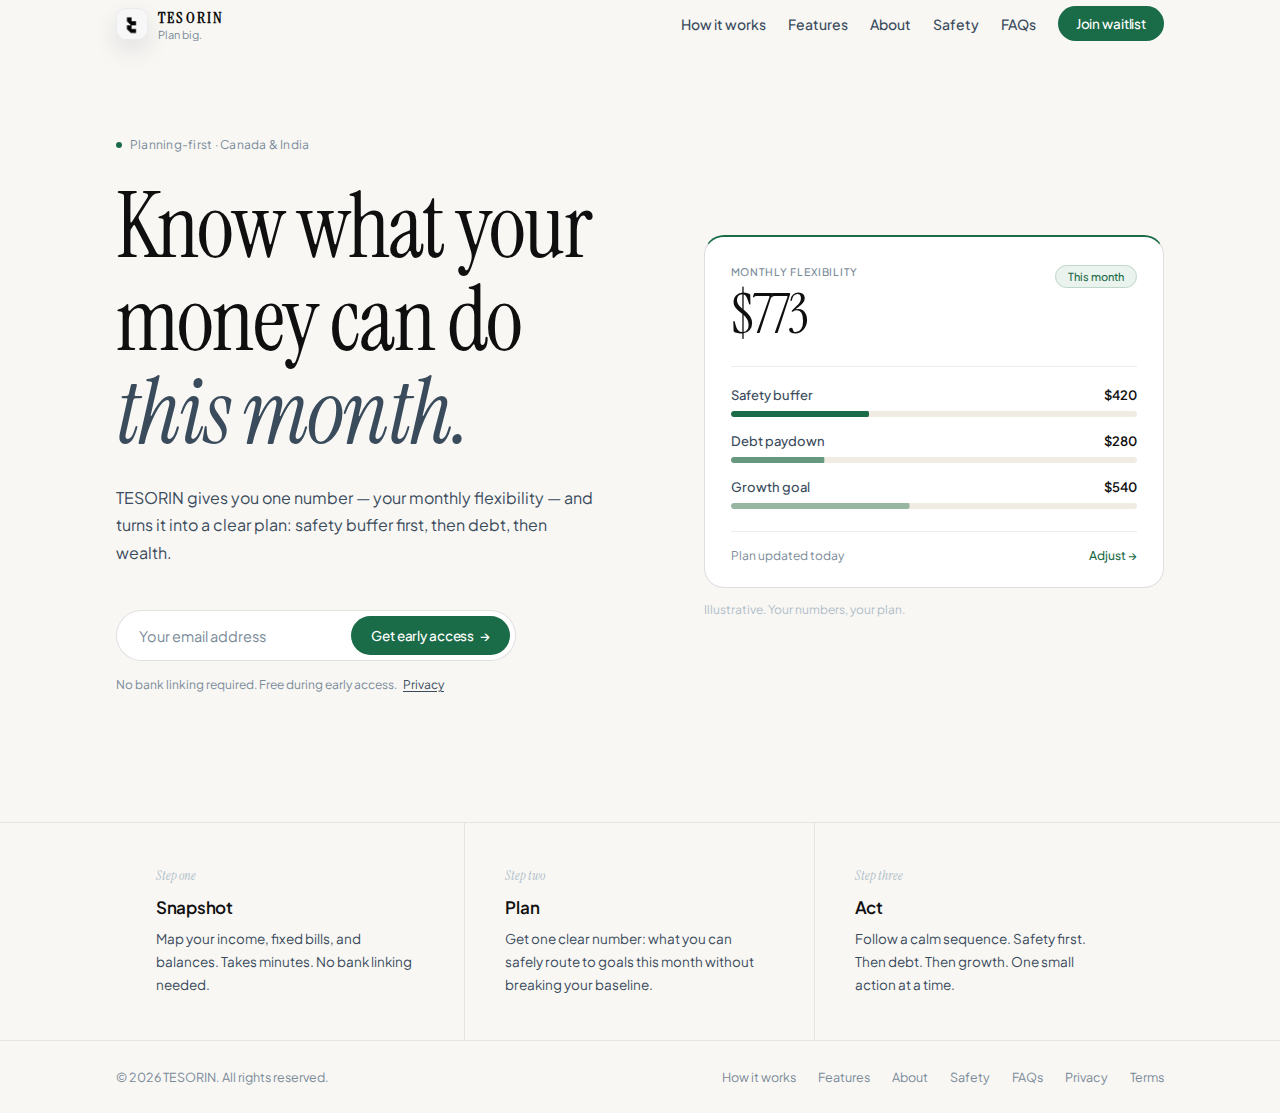
<file: index.html>
<!DOCTYPE html>
<html lang="en">
<head>
  <script type="application/ld+json">
  {
    "@context": "https://schema.org",
    "@graph": [
      { "@type": "Organization", "name": "TESORIN", "url": "https://www.trytesorin.com/" },
      { "@type": "WebSite",      "name": "TESORIN", "url": "https://www.trytesorin.com/" },
      {
        "@type": "SoftwareApplication",
        "name": "TESORIN",
        "applicationCategory": "FinanceApplication",
        "operatingSystem": "Web",
        "description": "Your first step into wealth — with a plan that grows with you.",
        "creator": { "@type": "Organization", "name": "TESORIN" },
        "offers": { "@type": "Offer", "price": "0", "priceCurrency": "USD", "category": "Free" }
      }
    ]
  }
  </script>

  <link rel="canonical" href="https://www.trytesorin.com/" />
  <meta charset="UTF-8" />
  <meta http-equiv="x-ua-compatible" content="ie=edge" />
  <meta name="viewport" content="width=device-width, initial-scale=1" />

  <link rel="apple-touch-icon" sizes="180x180" href="/apple-touch-icon.png">
  <link rel="icon" type="image/png" href="/favicon-48x48.png" sizes="48x48">
  <link rel="icon" type="image/png" sizes="32x32" href="/favicon-32x32.png">
  <link rel="icon" type="image/png" sizes="16x16" href="/favicon-16x16.png">
  <link rel="manifest" href="/site.webmanifest">

  <title>TESORIN — Know what your money can do this month</title>
  <meta name="description" content="TESORIN gives you one number — your monthly flexibility — and turns it into a clear plan: safety buffer, debt, then long-term wealth." />
  <meta property="og:title"       content="TESORIN — Know what your money can do this month" />
  <meta property="og:description" content="One clear number. A calm sequence. Your first real money plan." />
  <meta property="og:url"         content="https://www.trytesorin.com" />
  <meta property="og:site_name"   content="TESORIN" />
  <meta property="og:type"        content="website" />
  <meta property="og:image"       content="https://www.trytesorin.com/tesorin-preview.png" />
  <meta name="twitter:card"       content="summary_large_image" />
  <meta name="twitter:title"      content="TESORIN — Know what your money can do this month" />
  <meta name="twitter:description" content="One clear number. A calm sequence. Your first real money plan." />
  <meta name="twitter:image"      content="https://www.trytesorin.com/tesorin-preview.png" />

  <!-- Fonts: Instrument Serif (display) + Plus Jakarta Sans (body) -->
  <link rel="preconnect" href="https://fonts.googleapis.com" />
  <link rel="preconnect" href="https://fonts.gstatic.com" crossorigin />
  <link href="https://fonts.googleapis.com/css2?family=Instrument+Serif:ital@0;1&family=Plus+Jakarta+Sans:wght@300;400;500;600&display=swap" rel="stylesheet" />

  <!-- Shared nav (font + active state overridden below) -->
  <link rel="stylesheet" href="/assets/nav.css" />
  <script src="/assets/nav.js" defer></script>

  <style>
    /* ─── TOKENS ────────────────────────────────────────────── */
    :root {
      /* Surfaces */
      --bg:      #f8f7f4;
      --surface: #ffffff;
      --tint:    #f0ece4;

      /* Text  (nav.css reads --text-main, --text-mute) */
      --text-main:  #0f0f0f;
      --text-soft:  #3a4b5c;
      --text-mute:  #7a8a98;
      --text-xmute: #b0bec8;

      /* Accent — forest green */
      --green:      #1a6b47;
      --green-dk:   #155a3b;
      --green-lt:   #eaf3ee;
      --green-bd:   #bdd8ca;
      --green-ring: rgba(26,107,71,.15);

      /* Borders */
      --bd:    rgba(15,15,15,.08);
      --bd-md: rgba(15,15,15,.13);

      /* Layout (nav.css reads --max-width) */
      --max-width:  1120px;

      /* Typography (nav.css reads --font-display, --card) */
      --font-display: "Instrument Serif", Georgia, serif;
      --font-body:    "Plus Jakarta Sans", system-ui, -apple-system, sans-serif;
      --card:         #ffffff;

      /* Easing */
      --ease:  cubic-bezier(.22,1,.36,1);
      --ease2: cubic-bezier(.16,1,.3,1);
    }

    /* ─── RESET ─────────────────────────────────────────────── */
    *, *::before, *::after { box-sizing: border-box; margin: 0; padding: 0; }
    html  { font-size: 16px; scroll-behavior: smooth; -webkit-text-size-adjust: 100%; }
    body  {
      font-family: var(--font-body);
      background: var(--bg);
      color: var(--text-main);
      -webkit-font-smoothing: antialiased;
      text-rendering: optimizeLegibility;
      overflow-x: hidden;
    }
    a   { color: inherit; text-decoration: none; }
    img { display: block; max-width: 100%; }
    button, input { font-family: inherit; }

    /* ─── NAV OVERRIDES ─────────────────────────────────────── */
    /* Body font everywhere in nav */
    header, header a, header button,
    .menu-brand-text, .menu-panel-nav a { font-family: var(--font-body) !important; }

    /* Warm mobile panel */
    .menu-panel { background: rgba(248,247,244,.97) !important; }

    /* Active state: forest green underline */
    nav[aria-label="Primary"] a.is-active {
      color: var(--green)       !important;
      box-shadow: inset 0 -1.5px 0 var(--green) !important;
    }

    /* Nav CTA — solid green pill, no extra flair */
    a.nav-cta {
      padding: 9px 18px           !important;
      border-radius: 999px        !important;
      background: var(--green)    !important;
      color: #fff                 !important;
      border: none                !important;
      font-size: 13.5px           !important;
      font-weight: 500            !important;
      letter-spacing: -.01em      !important;
      box-shadow: none            !important;
      transition: background .18s !important;
    }
    a.nav-cta:hover { background: var(--green-dk) !important; }

    /* ─── SHELL ─────────────────────────────────────────────── */
    .shell {
      width: 100%;
      max-width: var(--max-width);
      margin: 0 auto;
      padding: 0 36px;
    }

    /* ─── HERO ──────────────────────────────────────────────── */
    .hero {
      display: grid;
      /* Left column is wider — headline dominates */
      grid-template-columns: 1.12fr 1fr;
      column-gap: 72px;
      align-items: center;
      /* Open, breathing space — like Wealthsimple / Remarkable */
      padding: 80px 0 108px;
    }

    /* ── Left column ── */
    .hero-left { display: flex; flex-direction: column; }

    /* Status line — replaces pill badge entirely */
    .hero-kicker {
      font-size: 12px;
      font-weight: 400;
      color: var(--text-mute);
      letter-spacing: .02em;
      margin-bottom: 28px;
    }
    /* The single accent touch — a green dot before the text */
    .hero-kicker::before {
      content: "";
      display: inline-block;
      width: 6px; height: 6px;
      border-radius: 50%;
      background: var(--green);
      margin-right: 8px;
      vertical-align: middle;
      position: relative;
      top: -1px;
    }

    /* Headline — larger, commands the page */
    .hero-h1 {
      font-family: var(--font-display);
      /* Larger than before — headline wins vs card */
      font-size: clamp(52px, 7vw, 92px);
      font-weight: 400;
      line-height: 1.04;
      letter-spacing: -.02em;
      color: var(--text-main);
      margin-bottom: 24px;
      max-width: 16ch;
    }
    .hero-h1 em {
      font-style: italic;
      /* Slightly softer — the italic "rests" vs the roman */
      color: var(--text-soft);
    }

    /* Subline — small, supporting. Headline does the work. */
    .hero-sub {
      font-size: 16px;
      line-height: 1.72;
      color: var(--text-soft);
      font-weight: 400;
      max-width: 40ch;
      margin-bottom: 44px;
    }

    /* ── Waitlist form ── */
    .wl-form-wrap { max-width: 400px; }

    /* Flat pill — no shadow, no elevation.
       The cream bg + 1px border is all the separation needed. */
    .wl-pill {
      display: flex;
      align-items: center;
      background: var(--surface);
      border: 1px solid var(--bd-md);
      border-radius: 999px;
      padding: 5px 5px 5px 22px;
      /* No box-shadow — form recedes, headline leads */
      transition: border-color .2s;
    }
    .wl-pill:focus-within {
      border-color: var(--green-bd);
      outline: 3px solid var(--green-ring);
      outline-offset: 0;
    }
    .wl-pill input[type="email"] {
      flex: 1;
      min-width: 0;
      background: none;
      border: none;
      outline: none;
      font-size: 14.5px;
      font-family: var(--font-body);
      color: var(--text-main);
      padding: 9px 0;
    }
    .wl-pill input::placeholder { color: var(--text-mute); }

    .wl-btn {
      background: var(--green);
      color: #fff;
      border: none;
      border-radius: 999px;
      padding: 11px 20px;
      font-size: 13.5px;
      font-weight: 500;
      font-family: var(--font-body);
      cursor: pointer;
      white-space: nowrap;
      flex-shrink: 0;
      display: inline-flex;
      align-items: center;
      gap: 6px;
      letter-spacing: -.01em;
      transition: background .18s, transform .14s var(--ease);
    }
    .wl-btn .arr { transition: transform .2s var(--ease); display: inline-block; }
    .wl-btn:hover { background: var(--green-dk); }
    .wl-btn:hover .arr { transform: translateX(3px); }
    .wl-btn:disabled { opacity: .6; cursor: not-allowed; }

    .wl-meta {
      margin-top: 14px;
      display: flex;
      flex-direction: column;
      gap: 4px;
    }
    .wl-note {
      font-size: 12px;
      line-height: 1.6;
      color: var(--text-mute);
    }
    .wl-note a {
      color: var(--text-soft);
      text-decoration: underline;
      text-underline-offset: 2px;
    }
    .wl-status { font-size: 12px; color: var(--text-mute); min-height: 16px; }
    .wl-status.ok  { color: var(--green);  }
    .wl-status.err { color: #b91c1c; }

    /* ── Right column — plan card ── */
    .hero-right {
      display: flex;
      flex-direction: column;
      align-items: flex-start;
      gap: 14px;
    }

    /* Card: NO shadow. Border only.
       Floating shadows are what makes cards look like prototypes.
       A 1px border on a cream bg is far more refined. */
    .plan-card {
      width: 100%;
      background: var(--surface);
      border: 1px solid var(--bd-md);
      border-radius: 20px;
      padding: 28px 26px 24px;
      /* Top rule in forest green — the only accent on the card */
      border-top: 2.5px solid var(--green);
    }

    .pc-head {
      display: flex;
      justify-content: space-between;
      align-items: flex-start;
      margin-bottom: 24px;
    }
    .pc-lbl {
      font-size: 10.5px;
      font-weight: 500;
      letter-spacing: .08em;
      text-transform: uppercase;
      color: var(--text-mute);
      margin-bottom: 8px;
    }
    .pc-amt {
      font-family: var(--font-display);
      /* Larger — the number should feel like a statement */
      font-size: 56px;
      font-weight: 400;
      line-height: 1;
      letter-spacing: -.035em;
      color: var(--text-main);
    }
    .pc-badge {
      font-size: 11px;
      font-weight: 500;
      color: var(--green);
      background: var(--green-lt);
      border: 1px solid var(--green-bd);
      border-radius: 999px;
      padding: 4px 12px;
      white-space: nowrap;
    }

    .pc-rule { height: 1px; background: var(--bd); margin-bottom: 20px; }

    .pc-rows { display: flex; flex-direction: column; gap: 16px; }
    .pc-row-head {
      display: flex;
      justify-content: space-between;
      align-items: baseline;
      margin-bottom: 8px;
    }
    .pc-row-name { font-size: 13px; font-weight: 500; color: var(--text-soft); }
    .pc-row-val  { font-size: 13px; font-weight: 600; color: var(--text-main); }

    /* Thicker bars — more presence */
    .pc-track {
      height: 6px;
      background: var(--tint);
      border-radius: 999px;
      overflow: hidden;
    }
    .pc-fill {
      height: 100%;
      background: var(--green);
      border-radius: 999px;
      transform-origin: left;
      transform: scaleX(0);
    }

    .pc-foot {
      display: flex;
      justify-content: space-between;
      align-items: center;
      margin-top: 22px;
      padding-top: 16px;
      border-top: 1px solid var(--bd);
    }
    .pc-foot-note   { font-size: 12px; color: var(--text-mute); }
    .pc-foot-action { font-size: 12px; font-weight: 500; color: var(--green); }

    .card-note {
      font-size: 12px;
      color: var(--text-xmute);
    }

    /* ─── CONCEPT STRIP ─────────────────────────────────────── */
    /* Clean rule separation — Remarkable's approach */
    .strip { border-top: 1px solid var(--bd); }

    .strip-grid {
      display: grid;
      grid-template-columns: repeat(3, 1fr);
    }

    .strip-cell {
      padding: 44px 40px;
      border-right: 1px solid var(--bd);
      opacity: 0;
      transform: translateY(12px);
      transition: opacity .6s var(--ease), transform .6s var(--ease);
    }
    .strip-cell:last-child { border-right: none; }
    .strip-cell.in { opacity: 1; transform: translateY(0); }
    .strip-cell:nth-child(2) { transition-delay: .09s; }
    .strip-cell:nth-child(3) { transition-delay: .18s; }

    /* Italic serif step label — Remarkable uses italic accents */
    .strip-step {
      font-family: var(--font-display);
      font-style: italic;
      font-size: 13px;
      color: var(--text-xmute);
      margin-bottom: 12px;
      display: block;
    }
    .strip-h {
      font-size: 17px;
      font-weight: 600;
      color: var(--text-main);
      letter-spacing: -.015em;
      margin-bottom: 10px;
    }
    .strip-p {
      font-size: 13.5px;
      color: var(--text-soft);
      line-height: 1.68;
      max-width: 26ch;
    }

    /* ─── FOOTER ────────────────────────────────────────────── */
    .site-footer { padding: 28px 0; border-top: 1px solid var(--bd); }
    .footer-inner {
      display: flex;
      justify-content: space-between;
      align-items: center;
      flex-wrap: wrap;
      gap: 18px;
    }
    .footer-copy   { font-size: 12.5px; color: var(--text-mute); }
    .footer-links  { display: flex; flex-wrap: wrap; gap: 22px; }
    .footer-links a {
      font-size: 12.5px;
      color: var(--text-mute);
      transition: color .15s;
    }
    .footer-links a:hover { color: var(--text-main); }

    /* ─── REVEAL ────────────────────────────────────────────── */
    .rv { opacity: 0; transform: translateY(14px); transition: opacity .6s var(--ease), transform .6s var(--ease); }
    .rv.in { opacity: 1; transform: translateY(0); }
    .rv-d1 { transition-delay: .07s; }
    .rv-d2 { transition-delay: .14s; }
    .rv-d3 { transition-delay: .21s; }
    .rv-d4 { transition-delay: .28s; }

    /* ─── RESPONSIVE ────────────────────────────────────────── */
    @media (max-width: 900px) {
      .hero {
        grid-template-columns: 1fr;
        padding: 52px 0 72px;
        column-gap: 0;
        row-gap: 52px;
      }
      .hero-right { order: -1; align-items: center; }
      .hero-h1    { max-width: 100%; }
      .strip-grid { grid-template-columns: 1fr; }
      .strip-cell {
        border-right: none;
        border-bottom: 1px solid var(--bd);
        padding: 32px 0;
      }
      .strip-cell:last-child { border-bottom: none; }
    }

    @media (max-width: 600px) {
      .shell     { padding: 0 20px; }
      .hero      { padding: 44px 0 64px; row-gap: 44px; }
      .hero-h1   { font-size: 44px; }
      .hero-sub  { font-size: 15px; }
      .wl-pill   { padding: 4px 4px 4px 16px; }
      .wl-btn    { padding: 10px 14px; font-size: 13px; }
      .footer-inner { flex-direction: column; align-items: flex-start; gap: 14px; }
      .footer-links { gap: 14px; }
    }
  </style>
</head>

<body>

  <!-- ─── NAV ─────────────────────────────────────────────────── -->
  <div class="shell">
    <header>
      <a href="/" class="brand-link" aria-label="TESORIN home">
        <div class="brand">
          <span class="brand-mark" aria-hidden="true">
            <img src="tesorin-logo.png" alt="" width="28" height="28" decoding="async" />
          </span>
          <span class="brand-text-wrap">
            <span class="brand-name">TESORIN</span>
            <span class="brand-tagline">Plan big.</span>
          </span>
        </div>
      </a>

      <nav aria-label="Primary">
        <a href="/how-it-works.html">How it works</a>
        <a href="/features.html">Features</a>
        <a href="/about.html">About</a>
        <a href="/safety.html">Safety</a>
        <a href="/faq.html">FAQs</a>
        <a href="/?focus=waitlist" class="nav-cta">Join waitlist</a>
      </nav>

      <button class="menu-btn" type="button" aria-label="Open menu" aria-expanded="false" aria-controls="menu-overlay">
        <span class="menu-bars" aria-hidden="true"></span>
      </button>

      <div id="menu-overlay" class="menu-overlay" data-open="false" aria-hidden="true">
        <div class="menu-backdrop" data-close="true"></div>
        <div class="menu-panel" role="dialog" aria-modal="true" aria-label="Menu">
          <div class="menu-panel-inner">
            <div class="menu-panel-head">
              <a href="/" class="menu-brand" aria-label="TESORIN home">
                <span class="menu-brand-mark">
                  <img src="tesorin-logo.png" alt="" width="28" height="28" decoding="async" />
                </span>
                <span class="menu-brand-text">TESORIN</span>
              </a>
              <button type="button" class="menu-close" aria-label="Close menu" data-close="true">
                <span aria-hidden="true">×</span>
              </button>
            </div>
            <nav class="menu-panel-nav" aria-label="Mobile">
              <a href="/how-it-works.html">How it works</a>
              <a href="/features.html">Features</a>
              <a href="/about.html">About</a>
              <a href="/safety.html">Safety</a>
              <a href="/faq.html">FAQs</a>
              <a class="mobile-cta" href="/?focus=waitlist">Join waitlist →</a>
            </nav>
          </div>
        </div>
      </div>
    </header>
  </div>

  <main id="main">

    <!-- ─── HERO ─────────────────────────────────────────────── -->
    <section aria-label="TESORIN — homepage hero">
      <div class="shell">
        <div class="hero">

          <!-- LEFT ── copy + form -->
          <div class="hero-left">

            <!-- Status line instead of pill badge -->
            <p class="hero-kicker rv">Planning-first · Canada &amp; India</p>

            <h1 class="hero-h1 rv rv-d1">
              Know what your money can do<em> this month.</em>
            </h1>

            <p class="hero-sub rv rv-d2">
              TESORIN gives you one number — your monthly flexibility — and turns it into a clear plan: safety buffer first, then debt, then wealth.
            </p>

            <div class="wl-form-wrap rv rv-d3" id="waitlist">
              <form id="wl-form" novalidate>
                <div class="wl-pill">
                  <input
                    id="wl-email"
                    type="email"
                    name="email"
                    placeholder="Your email address"
                    autocomplete="email"
                    inputmode="email"
                    required
                    aria-label="Email address"
                    aria-describedby="wl-status"
                  />
                  <button id="wl-btn" type="submit" class="wl-btn">
                    Get early access <span class="arr" aria-hidden="true">→</span>
                  </button>
                </div>
              </form>
              <div class="wl-meta">
                <p class="wl-note">
                  No bank linking required. Free during early access.&ensp;<a href="/privacy.html">Privacy</a>
                </p>
                <p class="wl-status" id="wl-status" role="status" aria-live="polite"></p>
              </div>
            </div>

          </div>

          <!-- RIGHT ── plan card -->
          <div class="hero-right rv rv-d4" aria-hidden="true">
            <div class="plan-card">
              <div class="pc-head">
                <div>
                  <div class="pc-lbl">Monthly flexibility</div>
                  <div class="pc-amt" id="pc-num">$0</div>
                </div>
                <span class="pc-badge">This month</span>
              </div>

              <div class="pc-rule"></div>

              <div class="pc-rows">
                <div class="pc-row">
                  <div class="pc-row-head">
                    <span class="pc-row-name">Safety buffer</span>
                    <span class="pc-row-val">$420</span>
                  </div>
                  <div class="pc-track">
                    <div class="pc-fill" data-w="0.34"></div>
                  </div>
                </div>

                <div class="pc-row">
                  <div class="pc-row-head">
                    <span class="pc-row-name">Debt paydown</span>
                    <span class="pc-row-val">$280</span>
                  </div>
                  <div class="pc-track">
                    <div class="pc-fill" data-w="0.23" style="opacity:.65;"></div>
                  </div>
                </div>

                <div class="pc-row">
                  <div class="pc-row-head">
                    <span class="pc-row-name">Growth goal</span>
                    <span class="pc-row-val">$540</span>
                  </div>
                  <div class="pc-track">
                    <div class="pc-fill" data-w="0.44" style="opacity:.42;"></div>
                  </div>
                </div>
              </div>

              <div class="pc-foot">
                <span class="pc-foot-note">Plan updated today</span>
                <span class="pc-foot-action">Adjust →</span>
              </div>
            </div>

            <p class="card-note">Illustrative. Your numbers, your plan.</p>
          </div>

        </div>
      </div>
    </section>

    <!-- ─── CONCEPT STRIP ────────────────────────────────────── -->
    <div class="strip" role="region" aria-label="How TESORIN works">
      <div class="shell">
        <div class="strip-grid">
          <div class="strip-cell">
            <span class="strip-step">Step one</span>
            <div class="strip-h">Snapshot</div>
            <p class="strip-p">Map your income, fixed bills, and balances. Takes minutes. No bank linking needed.</p>
          </div>
          <div class="strip-cell">
            <span class="strip-step">Step two</span>
            <div class="strip-h">Plan</div>
            <p class="strip-p">Get one clear number: what you can safely route to goals this month without breaking your baseline.</p>
          </div>
          <div class="strip-cell">
            <span class="strip-step">Step three</span>
            <div class="strip-h">Act</div>
            <p class="strip-p">Follow a calm sequence. Safety first. Then debt. Then growth. One small action at a time.</p>
          </div>
        </div>
      </div>
    </div>

  </main>

  <!-- ─── FOOTER ───────────────────────────────────────────────── -->
  <footer class="site-footer">
    <div class="shell">
      <div class="footer-inner">
        <span class="footer-copy">© 2026 TESORIN. All rights reserved.</span>
        <nav class="footer-links" aria-label="Footer">
          <a href="/how-it-works.html">How it works</a>
          <a href="/features.html">Features</a>
          <a href="/about.html">About</a>
          <a href="/safety.html">Safety</a>
          <a href="/faq.html">FAQs</a>
          <a href="/privacy.html">Privacy</a>
          <a href="/terms.html">Terms</a>
        </nav>
      </div>
    </div>
  </footer>

  <script>
  (function () {
    "use strict";

    /* ── SCROLL REVEALS ─────────────────────────────────────── */
    const io = new IntersectionObserver((entries) => {
      entries.forEach(e => {
        if (e.isIntersecting) { e.target.classList.add("in"); io.unobserve(e.target); }
      });
    }, { threshold: .1, rootMargin: "0px 0px -24px 0px" });

    document.querySelectorAll(".rv, .strip-cell").forEach(el => io.observe(el));

    /* ── PLAN CARD ANIMATION ────────────────────────────────── */
    const numEl   = document.getElementById("pc-num");
    const fills   = document.querySelectorAll(".pc-fill");
    const TARGET  = 1240;
    let   started = false;

    function runCard() {
      if (started) return;
      started = true;

      /* Count up */
      const dur = 1100, tick = 14;
      const inc = TARGET / (dur / tick);
      let v = 0;
      const t = setInterval(() => {
        v = Math.min(v + inc, TARGET);
        numEl.textContent = "$" + Math.round(v).toLocaleString();
        if (v >= TARGET) clearInterval(t);
      }, tick);

      /* Bars stagger in */
      fills.forEach((fill, i) => {
        const w = parseFloat(fill.dataset.w || "1");
        fill.style.transition = `transform 1.3s cubic-bezier(.16,1,.3,1) ${.26 + i * .14}s`;
        fill.style.transform  = `scaleX(${w})`;
      });
    }

    const cardObs = new IntersectionObserver((entries) => {
      if (entries[0].isIntersecting) { runCard(); cardObs.disconnect(); }
    }, { threshold: .45 });

    const card = document.querySelector(".plan-card");
    if (card) cardObs.observe(card);

    /* ── WAITLIST FORM ──────────────────────────────────────── */
    const form   = document.getElementById("wl-form");
    const emailI = document.getElementById("wl-email");
    const btn    = document.getElementById("wl-btn");
    const status = document.getElementById("wl-status");

    if (form) {
      form.addEventListener("submit", async (e) => {
        e.preventDefault();
        const email = emailI.value.trim();
        if (!email || !/^[^\s@]+@[^\s@]+\.[^\s@]+$/.test(email)) {
          status.textContent = "Please enter a valid email address.";
          status.className   = "wl-status err";
          emailI.focus();
          return;
        }
        btn.disabled       = true;
        btn.textContent    = "Sending…";
        status.textContent = "";
        status.className   = "wl-status";

        try {
          const res = await fetch("https://formspree.io/f/mwkgdbdo", {
            method: "POST",
            headers: { "Content-Type": "application/json", Accept: "application/json" },
            body: JSON.stringify({ email })
          });
          if (res.ok) {
            form.reset();
            status.textContent = "You're on the list. We'll be in touch.";
            status.className   = "wl-status ok";
            btn.textContent    = "Done ✓";
          } else { throw new Error(); }
        } catch {
          status.textContent = "Something went wrong. Please try again.";
          status.className   = "wl-status err";
          btn.disabled       = false;
          btn.innerHTML      = 'Get early access <span class="arr" aria-hidden="true">→</span>';
        }
      });
    }

    /* ── WAITLIST FOCUS PARAM ───────────────────────────────── */
    if (new URLSearchParams(location.search).get("focus") === "waitlist") {
      setTimeout(() => document.getElementById("wl-email")?.focus(), 60);
    }

  }());
  </script>

</body>
</html>
</file>
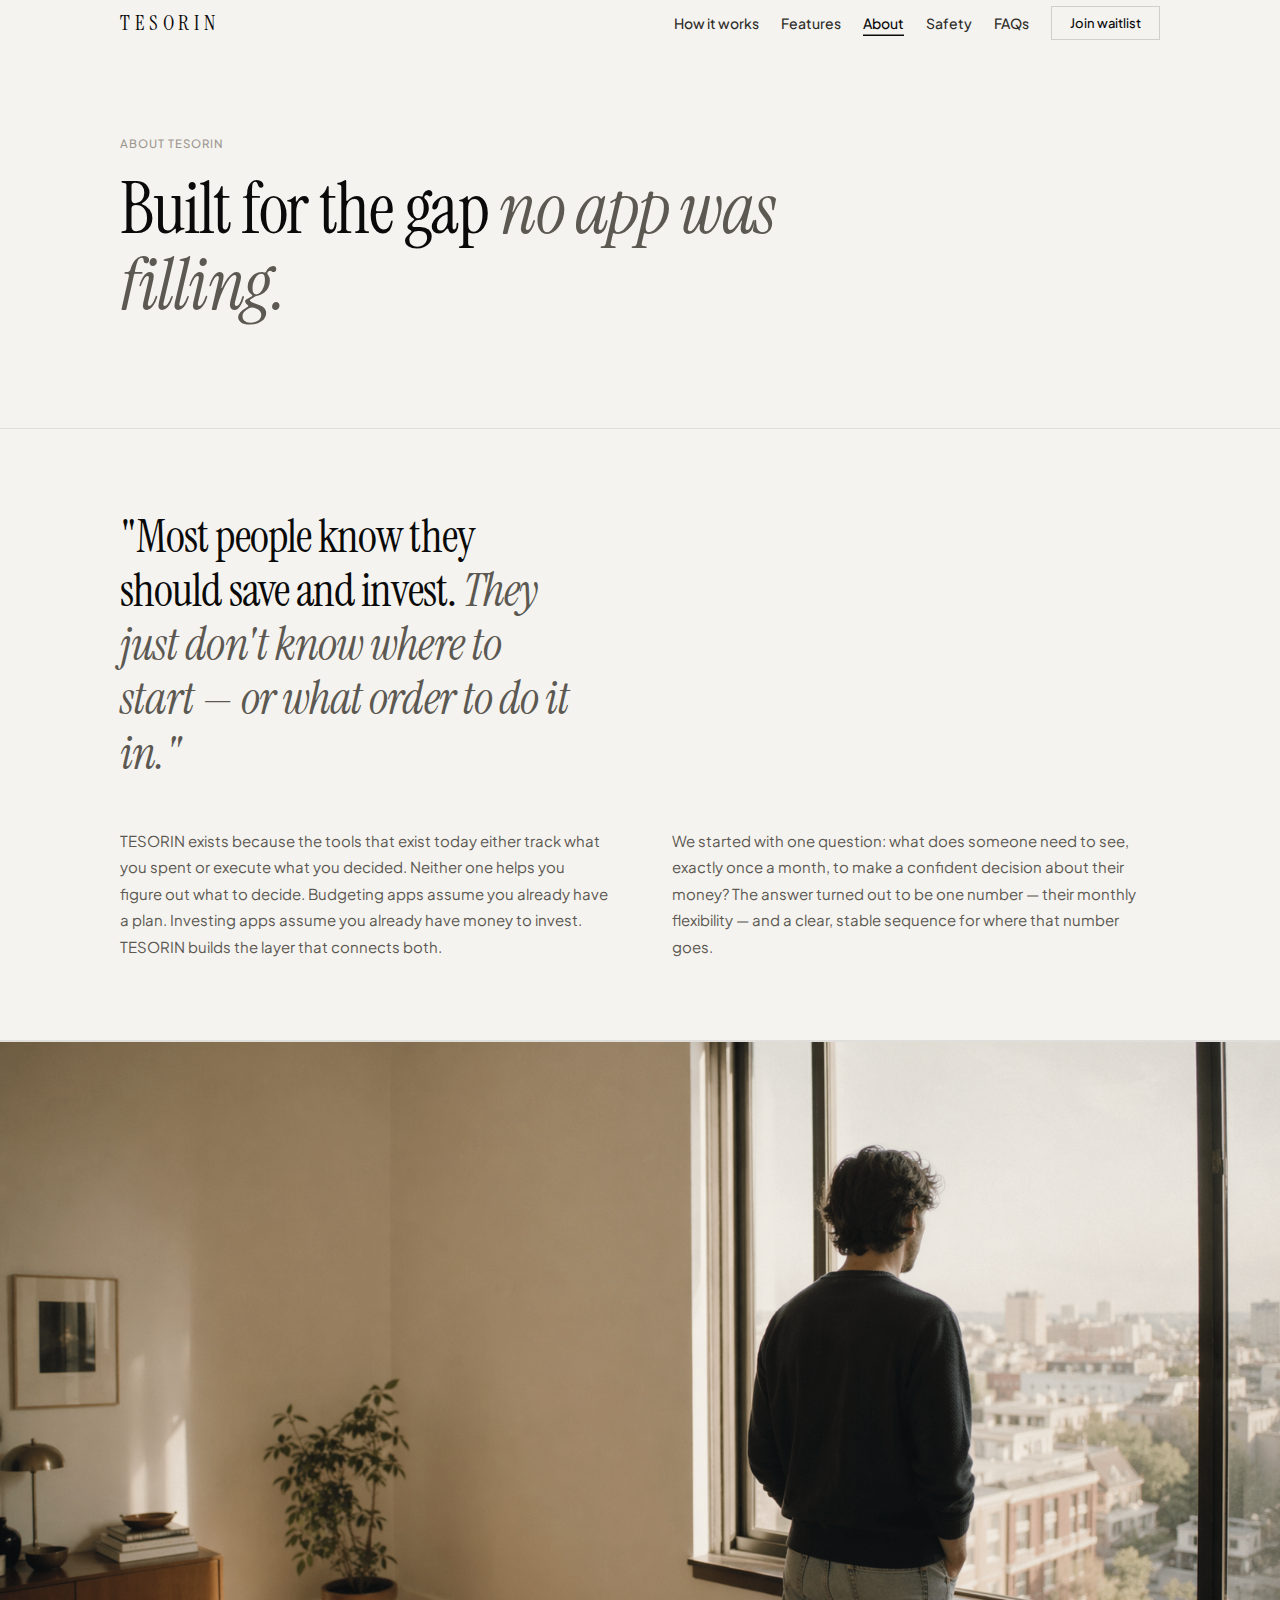
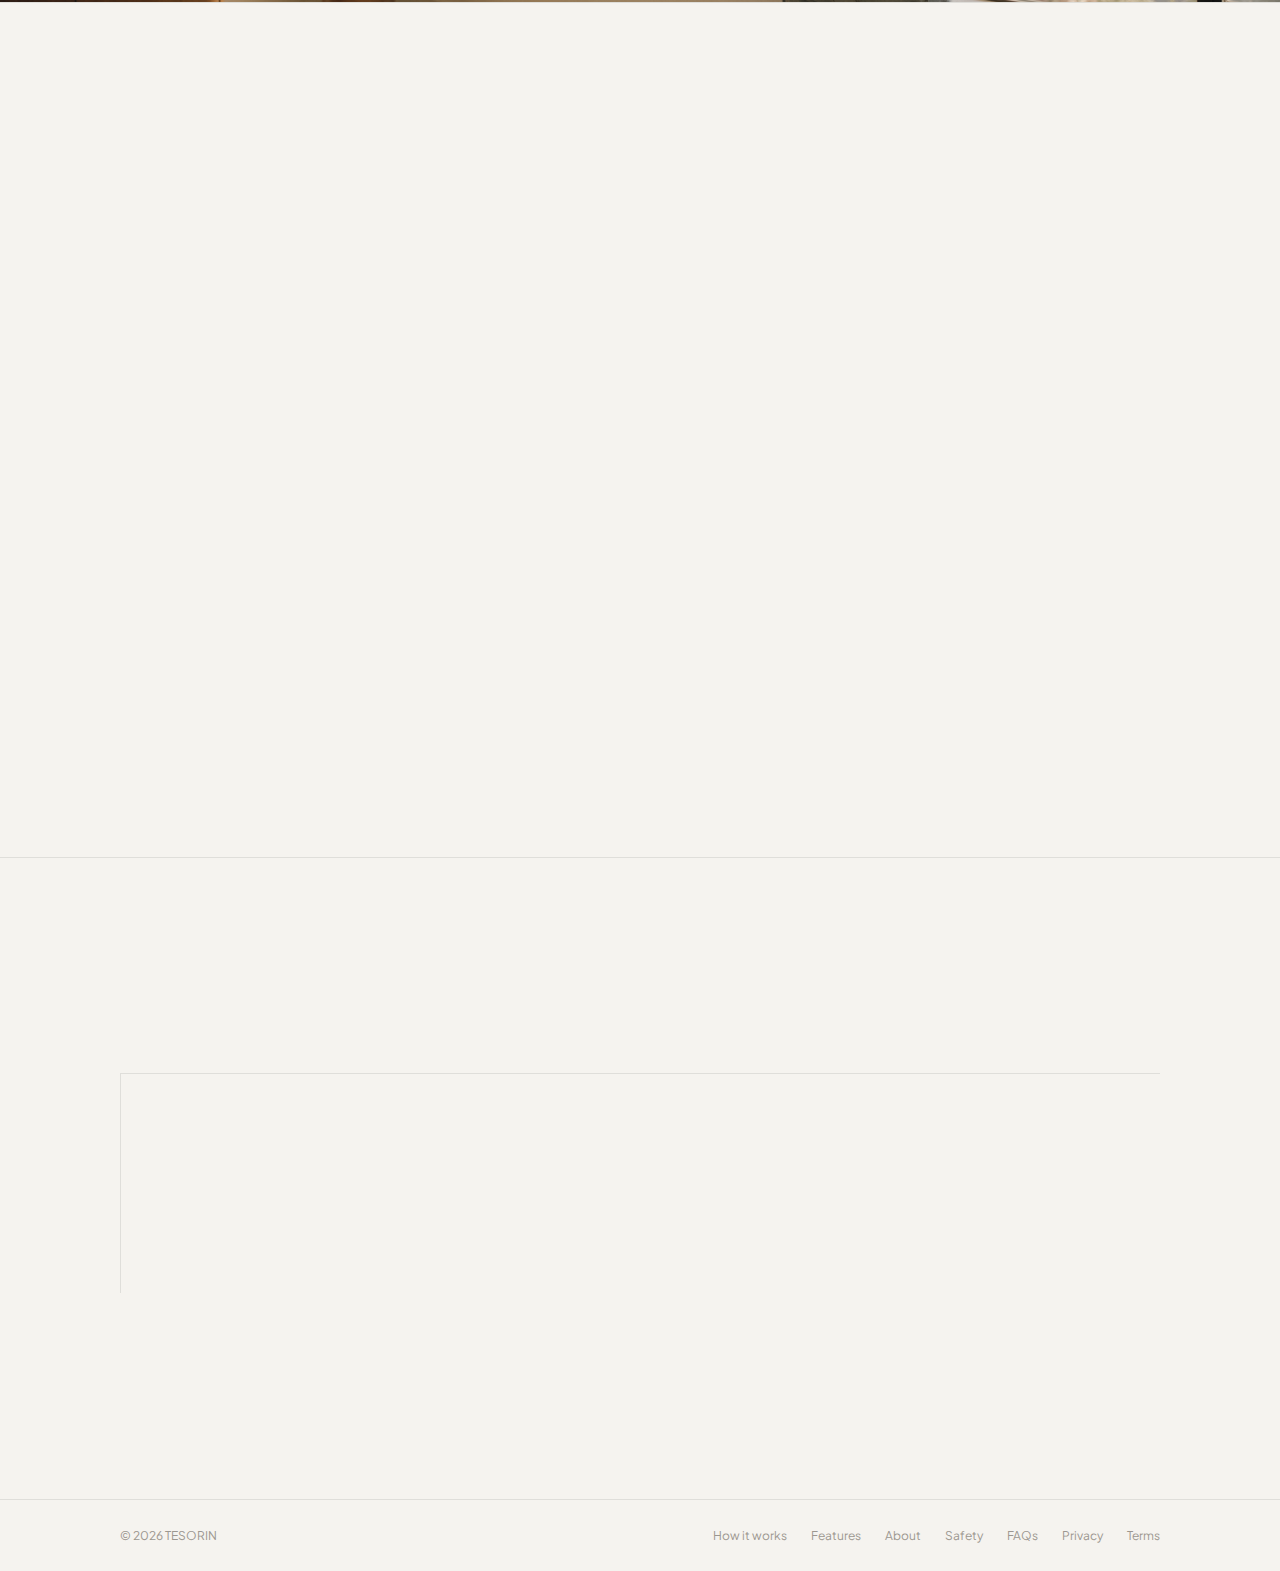
<file: about.html>
<!DOCTYPE html>
<html lang="en">
<head>
  <link rel="canonical" href="https://www.trytesorin.com/about.html" />
  <meta charset="UTF-8" /><meta http-equiv="x-ua-compatible" content="ie=edge" /><meta name="viewport" content="width=device-width, initial-scale=1" />
  <link rel="apple-touch-icon" sizes="180x180" href="/apple-touch-icon.png"><link rel="icon" type="image/png" href="/favicon-48x48.png" sizes="48x48"><link rel="manifest" href="/site.webmanifest">
  <title>About — TESORIN</title>
  <meta name="description" content="Why we built a planning-first money system, and what we believe about financial clarity." />
  <meta property="og:title" content="About — TESORIN" /><meta property="og:url" content="https://www.trytesorin.com/about.html" /><meta property="og:type" content="website" /><meta property="og:image" content="https://www.trytesorin.com/tesorin-preview.png" />
  <link rel="preconnect" href="https://fonts.googleapis.com" /><link rel="preconnect" href="https://fonts.gstatic.com" crossorigin />
  <link href="https://fonts.googleapis.com/css2?family=Instrument+Serif:ital@0;1&family=Plus+Jakarta+Sans:wght@300;400;500;600&display=swap" rel="stylesheet" />
  <link rel="stylesheet" href="/assets/nav.css" /><script src="/assets/nav.js" defer></script>
  <style>
    :root{--paper:#f5f3ef;--paper-2:#edebe5;--surface:#fff;--ink:#0a0a0a;--ink-3:#5c5852;--ink-4:#9c9790;--ink-5:#ccc8c0;--umber:#9c8b6e;--bd:rgba(10,10,10,.09);--bd-md:rgba(10,10,10,.15);--text-main:#0a0a0a;--text-soft:#2e2c29;--text-mute:#9c9790;--card:#fff;--max-width:1120px;--font-display:"Instrument Serif",Georgia,serif;--font-body:"Plus Jakarta Sans",system-ui,sans-serif;--ease:cubic-bezier(.22,1,.36,1);}
    *,*::before,*::after{box-sizing:border-box;margin:0;padding:0;}
    html{font-size:16px;scroll-behavior:smooth;-webkit-text-size-adjust:100%;}
    body{font-family:var(--font-body);background:var(--paper);color:var(--ink);-webkit-font-smoothing:antialiased;overflow-x:hidden;}
    a{color:inherit;text-decoration:none;} img{display:block;max-width:100%;} button{font-family:inherit;}
    header,header a,header button,.menu-brand-text,.menu-panel-nav a{font-family:var(--font-body)!important;}
    .menu-panel{background:rgba(245,243,239,.98)!important;}
    .brand-link{text-decoration:none;color:var(--ink);display:inline-flex;align-items:center;}
    .brand-wordmark{font-family:var(--font-display)!important;font-size:21px!important;font-weight:400!important;letter-spacing:.22em!important;text-transform:uppercase!important;color:var(--ink)!important;line-height:1!important;}
    .menu-brand-text{font-family:var(--font-display)!important;font-size:18px!important;font-weight:400!important;letter-spacing:.22em!important;text-transform:uppercase!important;}
    nav[aria-label="Primary"] a.is-active{color:var(--ink)!important;box-shadow:inset 0 -1.5px 0 var(--ink)!important;}
    a.nav-cta{padding:8px 18px!important;border-radius:0!important;background:transparent!important;color:var(--ink)!important;border:1px solid var(--bd-md)!important;font-size:13px!important;font-weight:500!important;box-shadow:none!important;transition:background .15s,color .15s!important;}
    a.nav-cta:hover{background:var(--ink)!important;color:var(--paper)!important;border-color:var(--ink)!important;}
    .shell{width:100%;max-width:var(--max-width);margin:0 auto;padding:0 40px;}
    .ig{filter:sepia(12%) saturate(88%) brightness(103%) contrast(96%);display:block;width:100%;}

    .page-hero{padding:80px 0 80px;border-bottom:1px solid var(--bd);}
    .page-kicker{font-size:11.5px;font-weight:500;letter-spacing:.09em;text-transform:uppercase;color:var(--ink-4);margin-bottom:20px;}
    .page-h1{font-family:var(--font-display);font-size:clamp(44px,5.8vw,72px);font-weight:400;line-height:1.06;letter-spacing:-.02em;color:var(--ink);margin-bottom:24px;max-width:22ch;}
    .page-h1 em{font-style:italic;color:var(--ink-3);}

    /* MISSION */
    .mission{padding:80px 0;border-bottom:1px solid var(--bd);}
    .mission-quote{font-family:var(--font-display);font-size:clamp(26px,3.6vw,46px);font-weight:400;line-height:1.18;letter-spacing:-.02em;color:var(--ink);max-width:22ch;margin-bottom:48px;}
    .mission-quote em{font-style:italic;color:var(--ink-3);}
    .mission-body{display:grid;grid-template-columns:1fr 1fr;gap:64px;}
    .mission-p{font-size:15px;line-height:1.76;color:var(--ink-3);}

    /* FULL-BLEED IMAGE */
    .img-full{overflow:hidden;line-height:0;border-top:1px solid var(--bd);border-bottom:1px solid var(--bd);}
    .img-full img{width:100%;height:560px;object-fit:cover;object-position:center 30%;}

    /* BELIEFS */
    .beliefs{padding:80px 0;border-bottom:1px solid var(--bd);}
    .beliefs-kicker{font-size:11.5px;font-weight:500;letter-spacing:.09em;text-transform:uppercase;color:var(--ink-4);margin-bottom:40px;}
    .belief{display:grid;grid-template-columns:48px 1fr;border-top:1px solid var(--bd);padding:32px 0;align-items:start;}
    .belief:last-child{border-bottom:1px solid var(--bd);}
    .belief-n{font-family:var(--font-display);font-size:32px;font-style:italic;font-weight:400;color:var(--ink-5);line-height:1;padding-top:4px;}
    .belief-body{padding-left:40px;}
    .belief-h{font-size:16px;font-weight:600;color:var(--ink);letter-spacing:-.01em;margin-bottom:8px;}
    .belief-p{font-size:14px;color:var(--ink-3);line-height:1.7;max-width:52ch;}

    /* STAGES */
    .system{padding:80px 0;}
    .system-kicker{font-size:11.5px;font-weight:500;letter-spacing:.09em;text-transform:uppercase;color:var(--ink-4);margin-bottom:20px;}
    .system-h{font-family:var(--font-display);font-size:clamp(32px,4vw,48px);font-weight:400;line-height:1.1;letter-spacing:-.02em;color:var(--ink);margin-bottom:48px;}
    .system-h em{font-style:italic;color:var(--ink-3);}
    .stages{display:grid;grid-template-columns:repeat(3,1fr);border-top:1px solid var(--bd);border-left:1px solid var(--bd);}
    .stage{border-right:1px solid var(--bd);border-bottom:1px solid var(--bd);padding:36px 32px;background:var(--paper);transition:background .2s;}
    .stage:hover{background:var(--surface);}
    .stage-n{font-size:10.5px;font-weight:500;letter-spacing:.08em;text-transform:uppercase;color:var(--ink-4);margin-bottom:12px;}
    .stage-name{font-family:var(--font-display);font-size:22px;font-weight:400;color:var(--ink);margin-bottom:8px;}
    .stage-sub{font-size:13.5px;color:var(--ink-3);line-height:1.65;margin-bottom:16px;}
    .stage-status{font-size:11px;font-weight:500;letter-spacing:.06em;text-transform:uppercase;color:var(--ink-4);border:1px solid var(--bd-md);padding:3px 10px;display:inline-block;}
    .stage-status.live{color:var(--umber);border-color:rgba(156,139,110,.3);}

    .cta-strip{display:flex;justify-content:space-between;align-items:center;gap:32px;border-top:1px solid var(--bd);padding:40px 0;flex-wrap:wrap;}
    .cta-strip-copy{font-size:15px;color:var(--ink-3);max-width:40ch;line-height:1.6;}
    .cta-btn{background:var(--ink);color:var(--paper);border:none;border-radius:0;padding:14px 26px;font-size:13.5px;font-weight:500;font-family:var(--font-body);cursor:pointer;display:inline-flex;align-items:center;gap:8px;letter-spacing:.01em;transition:opacity .15s;text-decoration:none;}
    .cta-btn .arr{transition:transform .2s var(--ease);display:inline-block;}
    .cta-btn:hover{opacity:.82;} .cta-btn:hover .arr{transform:translateX(3px);}

    .site-footer{padding:28px 0;border-top:1px solid var(--bd);}
    .footer-inner{display:flex;justify-content:space-between;align-items:center;flex-wrap:wrap;gap:18px;}
    .footer-copy{font-size:12px;color:var(--ink-4);}
    .footer-links{display:flex;flex-wrap:wrap;gap:24px;}
    .footer-links a{font-size:12px;color:var(--ink-4);transition:color .15s;}
    .footer-links a:hover{color:var(--ink);}

    .rv{opacity:0;transform:translateY(14px);transition:opacity .65s var(--ease),transform .65s var(--ease);}
    .rv.in{opacity:1;transform:translateY(0);}
    .rv-d1{transition-delay:.08s;} .rv-d2{transition-delay:.16s;}

    @media(max-width:860px){.mission-body{grid-template-columns:1fr;}.stages{grid-template-columns:1fr;}.img-full img{height:380px;}}
    @media(max-width:600px){.shell{padding:0 22px;}.belief{grid-template-columns:1fr;}.belief-n{font-size:24px;}.belief-body{padding-left:0;margin-top:8px;}.cta-strip{flex-direction:column;align-items:flex-start;}.footer-inner{flex-direction:column;align-items:flex-start;gap:14px;}.footer-links{gap:14px;}}
  </style>
</head>
<body>
  <div class="shell">
    <header>
      <a href="/" class="brand-link" aria-label="TESORIN home"><span class="brand-wordmark">TESORIN</span></a>
      <nav aria-label="Primary">
        <a href="/how-it-works.html">How it works</a>
        <a href="/features.html">Features</a>
        <a href="/about.html" aria-current="page">About</a>
        <a href="/safety.html">Safety</a>
        <a href="/faq.html">FAQs</a>
        <a href="/?focus=waitlist" class="nav-cta">Join waitlist</a>
      </nav>
      <button class="menu-btn" type="button" aria-label="Open menu" aria-expanded="false" aria-controls="menu-overlay"><span class="menu-bars"></span></button>
      <div id="menu-overlay" class="menu-overlay" data-open="false" aria-hidden="true">
        <div class="menu-backdrop" data-close="true"></div>
        <div class="menu-panel" role="dialog" aria-modal="true" aria-label="Menu">
          <div class="menu-panel-inner">
            <div class="menu-panel-head"><a href="/" class="menu-brand"><span class="menu-brand-text">TESORIN</span></a><button type="button" class="menu-close" aria-label="Close menu" data-close="true"><span>×</span></button></div>
            <nav class="menu-panel-nav" aria-label="Mobile">
              <a href="/how-it-works.html">How it works</a><a href="/features.html">Features</a><a href="/about.html" aria-current="page">About</a><a href="/safety.html">Safety</a><a href="/faq.html">FAQs</a>
              <a class="mobile-cta" href="/?focus=waitlist">Join waitlist →</a>
            </nav>
          </div>
        </div>
      </div>
    </header>
  </div>

  <main id="main">
    <section class="page-hero">
      <div class="shell">
        <p class="page-kicker rv">About TESORIN</p>
        <h1 class="page-h1 rv rv-d1">Built for the gap<em> no app was filling.</em></h1>
      </div>
    </section>

    <section class="mission">
      <div class="shell">
        <p class="mission-quote rv">"Most people know they should save and invest. <em>They just don't know where to start — or what order to do it in."</em></p>
        <div class="mission-body rv">
          <p class="mission-p">TESORIN exists because the tools that exist today either track what you spent or execute what you decided. Neither one helps you figure out what to decide. Budgeting apps assume you already have a plan. Investing apps assume you already have money to invest. TESORIN builds the layer that connects both.</p>
          <p class="mission-p">We started with one question: what does someone need to see, exactly once a month, to make a confident decision about their money? The answer turned out to be one number — their monthly flexibility — and a clear, stable sequence for where that number goes.</p>
        </div>
      </div>
    </section>

    <!-- FULL-BLEED IMAGE — person at window, city view -->
    <div class="img-full">
      <img src="/assets/img-about.png" alt="Person standing at window looking out at the city, warm interior light" class="ig" />
    </div>

    <section class="beliefs">
      <div class="shell">
        <p class="beliefs-kicker rv">What we believe</p>
        <div class="belief rv"><div class="belief-n">1</div><div class="belief-body"><div class="belief-h">Clarity reduces anxiety. Complexity creates it.</div><p class="belief-p">Most financial stress isn't about the money — it's about not knowing which number to look at. One clear number, updated monthly, is more useful than a dashboard of twelve.</p></div></div>
        <div class="belief rv"><div class="belief-n">2</div><div class="belief-body"><div class="belief-h">Order matters more than amount.</div><p class="belief-p">Paying debt before building a safety buffer is a common mistake. Getting the sequence right — even with small amounts — creates compound progress that bigger, unordered contributions don't.</p></div></div>
        <div class="belief rv"><div class="belief-n">3</div><div class="belief-body"><div class="belief-h">A plan you follow beats a perfect plan you don't.</div><p class="belief-p">TESORIN is designed to be lightweight enough that you'll actually use it. Monthly, not daily. One action, not ten. Progress over precision.</p></div></div>
        <div class="belief rv"><div class="belief-n">4</div><div class="belief-body"><div class="belief-h">Your plan should grow with you — not reset.</div><p class="belief-p">Most people outgrow their money apps as their finances get more complex. TESORIN is built as a system: start with Foundation, deepen into Fintrek, and graduate to SummitVest — without starting over.</p></div></div>
      </div>
    </section>

    <section class="system">
      <div class="shell">
        <p class="system-kicker rv">The system</p>
        <h2 class="system-h rv">Three stages.<em> One plan that compounds.</em></h2>
        <div class="stages">
          <div class="stage rv"><div class="stage-n">Stage 1</div><div class="stage-name">TESORIN · Foundation</div><p class="stage-sub">Monthly flexibility, calm priorities, goal tracking. Your first serious money plan.</p><span class="stage-status live">Available now</span></div>
          <div class="stage rv"><div class="stage-n">Stage 2</div><div class="stage-name">Fintrek · Growth</div><p class="stage-sub">Scenario trade-offs, allocation planning, tax-aware thinking as complexity rises.</p><span class="stage-status">Coming soon</span></div>
          <div class="stage rv"><div class="stage-n">Stage 3</div><div class="stage-name">SummitVest · Stewardship</div><p class="stage-sub">Multi-asset coordination, generational structure, stewardship-first planning.</p><span class="stage-status">Coming soon</span></div>
        </div>
        <div class="cta-strip rv">
          <p class="cta-strip-copy">Early access is free and open now in small waves.</p>
          <a href="/?focus=waitlist" class="cta-btn">Join the waitlist <span class="arr">→</span></a>
        </div>
      </div>
    </section>
  </main>

  <footer class="site-footer"><div class="shell"><div class="footer-inner"><span class="footer-copy">© 2026 TESORIN</span><nav class="footer-links"><a href="/how-it-works.html">How it works</a><a href="/features.html">Features</a><a href="/about.html">About</a><a href="/safety.html">Safety</a><a href="/faq.html">FAQs</a><a href="/privacy.html">Privacy</a><a href="/terms.html">Terms</a></nav></div></div></footer>
  <script>(function(){const io=new IntersectionObserver(e=>e.forEach(x=>{if(x.isIntersecting){x.target.classList.add("in");io.unobserve(x.target);}}),{threshold:.08});document.querySelectorAll(".rv,.stage").forEach(el=>io.observe(el));}());</script>
</body>
</html>
</file>
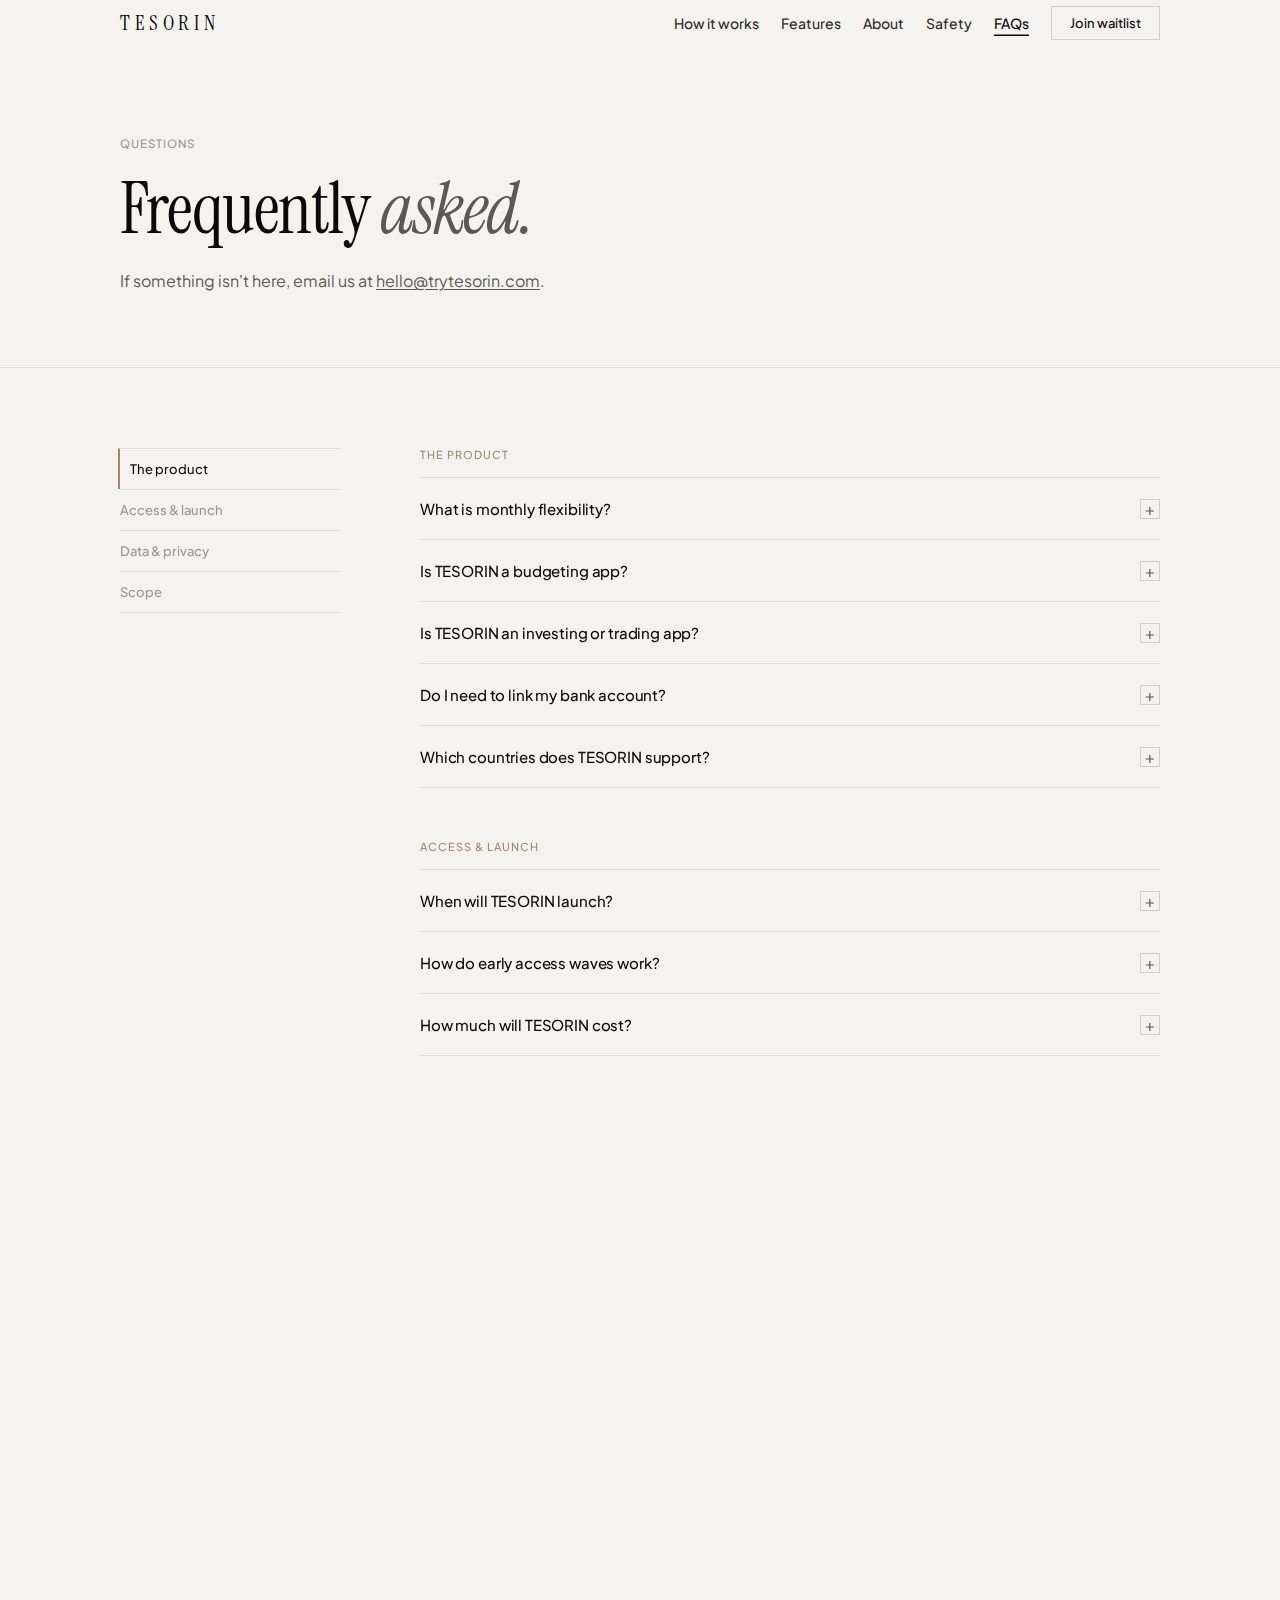
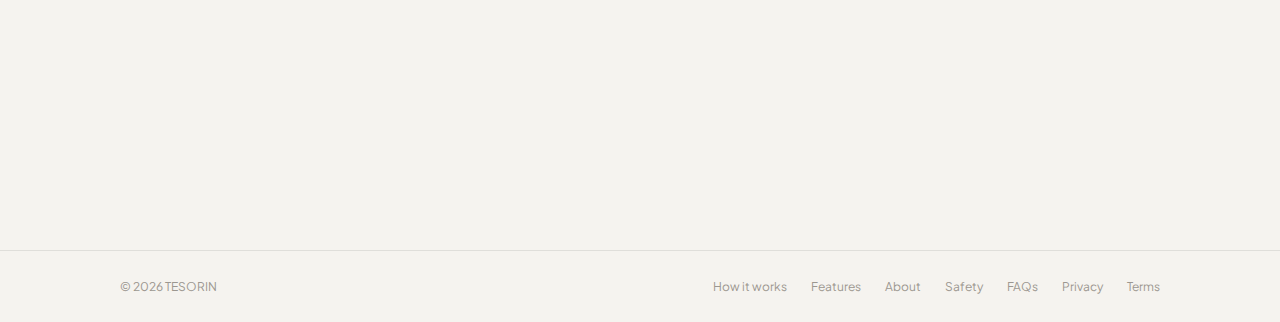
<file: faq.html>
<!DOCTYPE html>
<html lang="en">
<head>
  <script type="application/ld+json">{"@context":"https://schema.org","@type":"FAQPage","mainEntity":[{"@type":"Question","name":"What is monthly flexibility?","acceptedAnswer":{"@type":"Answer","text":"It's what you can safely route to goals after essentials and fixed commitments."}},{"@type":"Question","name":"Is TESORIN a budgeting app?","acceptedAnswer":{"@type":"Answer","text":"No. It's built around a monthly plan you can follow without constant transaction tracking."}},{"@type":"Question","name":"Do I need to link my bank?","acceptedAnswer":{"@type":"Answer","text":"No. You can start manually. Bank linking is optional."}},{"@type":"Question","name":"When will TESORIN launch?","acceptedAnswer":{"@type":"Answer","text":"Early access opens in small waves. Waitlist members are invited first."}}]}</script>
  <link rel="canonical" href="https://www.trytesorin.com/faq.html" />
  <meta charset="UTF-8" /><meta http-equiv="x-ua-compatible" content="ie=edge" /><meta name="viewport" content="width=device-width, initial-scale=1" />
  <link rel="apple-touch-icon" sizes="180x180" href="/apple-touch-icon.png"><link rel="icon" type="image/png" href="/favicon-48x48.png" sizes="48x48"><link rel="manifest" href="/site.webmanifest">
  <title>FAQs — TESORIN</title>
  <meta name="description" content="Answers to common questions about TESORIN, how it works, privacy, and early access." />
  <meta property="og:title" content="FAQs — TESORIN" /><meta property="og:url" content="https://www.trytesorin.com/faq.html" /><meta property="og:type" content="website" /><meta property="og:image" content="https://www.trytesorin.com/tesorin-preview.png" />
  <link rel="preconnect" href="https://fonts.googleapis.com" /><link rel="preconnect" href="https://fonts.gstatic.com" crossorigin />
  <link href="https://fonts.googleapis.com/css2?family=Instrument+Serif:ital@0;1&family=Plus+Jakarta+Sans:wght@300;400;500;600&display=swap" rel="stylesheet" />
  <link rel="stylesheet" href="/assets/nav.css" /><script src="/assets/nav.js" defer></script>
  <style>
    :root{--paper:#f5f3ef;--surface:#fff;--ink:#0a0a0a;--ink-3:#5c5852;--ink-4:#9c9790;--ink-5:#ccc8c0;--umber:#9c8b6e;--bd:rgba(10,10,10,.09);--bd-md:rgba(10,10,10,.15);--text-main:#0a0a0a;--text-soft:#2e2c29;--text-mute:#9c9790;--card:#fff;--max-width:1120px;--font-display:"Instrument Serif",Georgia,serif;--font-body:"Plus Jakarta Sans",system-ui,sans-serif;--ease:cubic-bezier(.22,1,.36,1);}
    *,*::before,*::after{box-sizing:border-box;margin:0;padding:0;}
    html{font-size:16px;scroll-behavior:smooth;-webkit-text-size-adjust:100%;}
    body{font-family:var(--font-body);background:var(--paper);color:var(--ink);-webkit-font-smoothing:antialiased;overflow-x:hidden;}
    a{color:inherit;text-decoration:none;} img{display:block;max-width:100%;} button{font-family:inherit;}
    header,header a,header button,.menu-brand-text,.menu-panel-nav a{font-family:var(--font-body)!important;}
    .menu-panel{background:rgba(245,243,239,.98)!important;}
    .brand-link{text-decoration:none;color:var(--ink);display:inline-flex;align-items:center;}
    .brand-wordmark{font-family:var(--font-display)!important;font-size:21px!important;font-weight:400!important;letter-spacing:.22em!important;text-transform:uppercase!important;color:var(--ink)!important;line-height:1!important;}
    .menu-brand-text{font-family:var(--font-display)!important;font-size:18px!important;font-weight:400!important;letter-spacing:.22em!important;text-transform:uppercase!important;}
    nav[aria-label="Primary"] a.is-active{color:var(--ink)!important;box-shadow:inset 0 -1.5px 0 var(--ink)!important;}
    a.nav-cta{padding:8px 18px!important;border-radius:0!important;background:transparent!important;color:var(--ink)!important;border:1px solid var(--bd-md)!important;font-size:13px!important;font-weight:500!important;box-shadow:none!important;transition:background .15s,color .15s!important;}
    a.nav-cta:hover{background:var(--ink)!important;color:var(--paper)!important;border-color:var(--ink)!important;}
    .shell{width:100%;max-width:var(--max-width);margin:0 auto;padding:0 40px;}

    .page-hero{padding:80px 0 72px;border-bottom:1px solid var(--bd);}
    .page-kicker{font-size:11.5px;font-weight:500;letter-spacing:.09em;text-transform:uppercase;color:var(--ink-4);margin-bottom:20px;}
    .page-h1{font-family:var(--font-display);font-size:clamp(44px,5.8vw,72px);font-weight:400;line-height:1.06;letter-spacing:-.02em;color:var(--ink);margin-bottom:20px;max-width:22ch;}
    .page-h1 em{font-style:italic;color:var(--ink-3);}
    .page-sub{font-size:16px;line-height:1.74;color:var(--ink-3);max-width:48ch;}
    .page-sub a{text-decoration:underline;text-underline-offset:2px;}

    .faq-section{padding:80px 0;}
    .faq-layout{display:grid;grid-template-columns:220px 1fr;gap:80px;align-items:start;}
    .faq-nav{position:sticky;top:32px;display:flex;flex-direction:column;gap:0;}
    .faq-nav-item{font-size:13px;font-weight:500;color:var(--ink-4);padding:12px 0;border-top:1px solid var(--bd);cursor:pointer;transition:color .15s;}
    .faq-nav-item:last-child{border-bottom:1px solid var(--bd);}
    .faq-nav-item:hover,.faq-nav-item.active{color:var(--ink);}
    .faq-nav-item.active{border-left:2px solid var(--umber);padding-left:10px;margin-left:-2px;}

    .faq-group{margin-bottom:52px;}
    .faq-group:last-child{margin-bottom:0;}
    .group-title{font-size:11px;font-weight:500;letter-spacing:.09em;text-transform:uppercase;color:var(--umber);padding-bottom:16px;border-bottom:1px solid var(--bd);margin-bottom:0;}
    .faq-item{border-bottom:1px solid var(--bd);}
    .faq-trigger{width:100%;background:none;border:none;padding:20px 0;display:flex;justify-content:space-between;align-items:center;cursor:pointer;text-align:left;gap:20px;}
    .faq-q{font-size:15px;font-weight:500;color:var(--ink);line-height:1.4;letter-spacing:-.01em;}
    .faq-icon{width:20px;height:20px;flex-shrink:0;border:1px solid var(--bd-md);display:flex;align-items:center;justify-content:center;color:var(--ink-3);font-size:16px;line-height:1;transition:transform .25s var(--ease),background .15s;}
    .faq-item.open .faq-icon{transform:rotate(45deg);background:var(--ink);color:var(--paper);border-color:var(--ink);}
    .faq-panel{max-height:0;overflow:hidden;transition:max-height .35s var(--ease);}
    .faq-ans{font-size:14.5px;color:var(--ink-3);line-height:1.74;padding-bottom:22px;max-width:56ch;}
    .faq-ans a{color:var(--ink);text-decoration:underline;text-underline-offset:2px;}

    .cta-strip{display:flex;justify-content:space-between;align-items:center;gap:32px;border-top:1px solid var(--bd);padding:40px 0;flex-wrap:wrap;}
    .cta-strip-copy{font-size:15px;color:var(--ink-3);max-width:40ch;line-height:1.6;}
    .cta-btn{background:var(--ink);color:var(--paper);border:none;border-radius:0;padding:14px 26px;font-size:13.5px;font-weight:500;font-family:var(--font-body);cursor:pointer;display:inline-flex;align-items:center;gap:8px;letter-spacing:.01em;transition:opacity .15s;text-decoration:none;}
    .cta-btn .arr{transition:transform .2s var(--ease);display:inline-block;}
    .cta-btn:hover{opacity:.82;} .cta-btn:hover .arr{transform:translateX(3px);}

    .site-footer{padding:28px 0;border-top:1px solid var(--bd);}
    .footer-inner{display:flex;justify-content:space-between;align-items:center;flex-wrap:wrap;gap:18px;}
    .footer-copy{font-size:12px;color:var(--ink-4);}
    .footer-links{display:flex;flex-wrap:wrap;gap:24px;}
    .footer-links a{font-size:12px;color:var(--ink-4);transition:color .15s;}
    .footer-links a:hover{color:var(--ink);}

    .rv{opacity:0;transform:translateY(14px);transition:opacity .65s var(--ease),transform .65s var(--ease);}
    .rv.in{opacity:1;transform:translateY(0);}
    .rv-d1{transition-delay:.08s;} .rv-d2{transition-delay:.16s;}

    @media(max-width:860px){.faq-layout{grid-template-columns:1fr;}.faq-nav{display:none;}}
    @media(max-width:600px){.shell{padding:0 22px;}.cta-strip{flex-direction:column;align-items:flex-start;}.footer-inner{flex-direction:column;align-items:flex-start;gap:14px;}.footer-links{gap:14px;}}
  </style>
</head>
<body>
  <div class="shell">
    <header>
      <a href="/" class="brand-link" aria-label="TESORIN home"><span class="brand-wordmark">TESORIN</span></a>
      <nav aria-label="Primary">
        <a href="/how-it-works.html">How it works</a><a href="/features.html">Features</a><a href="/about.html">About</a><a href="/safety.html">Safety</a>
        <a href="/faq.html" aria-current="page">FAQs</a>
        <a href="/?focus=waitlist" class="nav-cta">Join waitlist</a>
      </nav>
      <button class="menu-btn" type="button" aria-label="Open menu" aria-expanded="false" aria-controls="menu-overlay"><span class="menu-bars"></span></button>
      <div id="menu-overlay" class="menu-overlay" data-open="false" aria-hidden="true">
        <div class="menu-backdrop" data-close="true"></div>
        <div class="menu-panel" role="dialog" aria-modal="true" aria-label="Menu">
          <div class="menu-panel-inner">
            <div class="menu-panel-head"><a href="/" class="menu-brand"><span class="menu-brand-text">TESORIN</span></a><button type="button" class="menu-close" aria-label="Close menu" data-close="true"><span>×</span></button></div>
            <nav class="menu-panel-nav" aria-label="Mobile">
              <a href="/how-it-works.html">How it works</a><a href="/features.html">Features</a><a href="/about.html">About</a><a href="/safety.html">Safety</a><a href="/faq.html" aria-current="page">FAQs</a>
              <a class="mobile-cta" href="/?focus=waitlist">Join waitlist →</a>
            </nav>
          </div>
        </div>
      </div>
    </header>
  </div>

  <main id="main">
    <section class="page-hero">
      <div class="shell">
        <p class="page-kicker rv">Questions</p>
        <h1 class="page-h1 rv rv-d1">Frequently<em> asked.</em></h1>
        <p class="page-sub rv rv-d2">If something isn't here, email us at <a href="mailto:hello@trytesorin.com">hello@trytesorin.com</a>.</p>
      </div>
    </section>

    <section class="faq-section">
      <div class="shell">
        <div class="faq-layout">
          <aside class="faq-nav">
            <div class="faq-nav-item active" data-group="product">The product</div>
            <div class="faq-nav-item" data-group="access">Access &amp; launch</div>
            <div class="faq-nav-item" data-group="data">Data &amp; privacy</div>
            <div class="faq-nav-item" data-group="scope">Scope</div>
          </aside>

          <div>
            <div class="faq-group rv" id="g-product">
              <div class="group-title">The product</div>
              <div class="faq-item"><button class="faq-trigger" aria-expanded="false"><span class="faq-q">What is monthly flexibility?</span><span class="faq-icon">+</span></button><div class="faq-panel"><p class="faq-ans">It's what you can safely route to goals after essentials and fixed commitments — the number that keeps your plan realistic. Not gross income. Not take-home pay. The number that's actually moveable.</p></div></div>
              <div class="faq-item"><button class="faq-trigger" aria-expanded="false"><span class="faq-q">Is TESORIN a budgeting app?</span><span class="faq-icon">+</span></button><div class="faq-panel"><p class="faq-ans">Not in the usual sense. TESORIN isn't built around categorizing every transaction. It's built around a monthly plan you can follow without constant tracking. You plan forward — not backward.</p></div></div>
              <div class="faq-item"><button class="faq-trigger" aria-expanded="false"><span class="faq-q">Is TESORIN an investing or trading app?</span><span class="faq-icon">+</span></button><div class="faq-panel"><p class="faq-ans">No. TESORIN helps you decide how much you can safely invest and what goal it serves. Specific investments stay with you or your broker. We don't hold or transact your money.</p></div></div>
              <div class="faq-item"><button class="faq-trigger" aria-expanded="false"><span class="faq-q">Do I need to link my bank account?</span><span class="faq-icon">+</span></button><div class="faq-panel"><p class="faq-ans">No. You can start — and complete a full plan — by entering numbers manually. Bank linking is optional and can be added later without changing how the plan works.</p></div></div>
              <div class="faq-item"><button class="faq-trigger" aria-expanded="false"><span class="faq-q">Which countries does TESORIN support?</span><span class="faq-icon">+</span></button><div class="faq-panel"><p class="faq-ans">Early guidance is tuned for common scenarios in Canada and India. The product is designed to expand to more regions over time.</p></div></div>
            </div>

            <div class="faq-group rv" id="g-access">
              <div class="group-title">Access &amp; launch</div>
              <div class="faq-item"><button class="faq-trigger" aria-expanded="false"><span class="faq-q">When will TESORIN launch?</span><span class="faq-icon">+</span></button><div class="faq-panel"><p class="faq-ans">Early access opens in small waves. Waitlist members are invited first so feedback can shape the product before a wider release.</p></div></div>
              <div class="faq-item"><button class="faq-trigger" aria-expanded="false"><span class="faq-q">How do early access waves work?</span><span class="faq-icon">+</span></button><div class="faq-panel"><p class="faq-ans">We invite small batches, learn from real usage, then expand. This keeps onboarding stable and improves the product faster than a large public launch.</p></div></div>
              <div class="faq-item"><button class="faq-trigger" aria-expanded="false"><span class="faq-q">How much will TESORIN cost?</span><span class="faq-icon">+</span></button><div class="faq-panel"><p class="faq-ans">Early access is free while the product is shaped with real users. If pricing changes later, it will be shared clearly in advance — no surprises.</p></div></div>
            </div>

            <div class="faq-group rv" id="g-data">
              <div class="group-title">Data &amp; privacy</div>
              <div class="faq-item"><button class="faq-trigger" aria-expanded="false"><span class="faq-q">How do you handle my data?</span><span class="faq-icon">+</span></button><div class="faq-panel"><p class="faq-ans">Your planning data is not sold, not used for ads, and not shared beyond the services that run the product. See our <a href="/privacy.html">Privacy Policy</a> for the full picture.</p></div></div>
              <div class="faq-item"><button class="faq-trigger" aria-expanded="false"><span class="faq-q">Does TESORIN use my data for advertising?</span><span class="faq-icon">+</span></button><div class="faq-panel"><p class="faq-ans">No. There are no ads in TESORIN and no advertising use of your data.</p></div></div>
              <div class="faq-item"><button class="faq-trigger" aria-expanded="false"><span class="faq-q">Can I delete my data?</span><span class="faq-icon">+</span></button><div class="faq-panel"><p class="faq-ans">Yes. Request deletion at any time by emailing <a href="mailto:hello@trytesorin.com">hello@trytesorin.com</a>. We'll confirm once it's done.</p></div></div>
            </div>

            <div class="faq-group rv" id="g-scope">
              <div class="group-title">Scope</div>
              <div class="faq-item"><button class="faq-trigger" aria-expanded="false"><span class="faq-q">Will TESORIN tell me exactly what to invest in?</span><span class="faq-icon">+</span></button><div class="faq-panel"><p class="faq-ans">No. TESORIN helps you understand how much you can safely invest and what goal it serves. The specific investments are your decision — or your financial advisor's.</p></div></div>
              <div class="faq-item"><button class="faq-trigger" aria-expanded="false"><span class="faq-q">Can I use TESORIN with multiple accounts?</span><span class="faq-icon">+</span></button><div class="faq-panel"><p class="faq-ans">Yes — multiple accounts are supported as you build your snapshot. Shared planning for two people is a likely future capability; early access focuses on a strong single-user flow first.</p></div></div>
              <div class="faq-item"><button class="faq-trigger" aria-expanded="false"><span class="faq-q">Is this financial advice?</span><span class="faq-icon">+</span></button><div class="faq-panel"><p class="faq-ans">No. TESORIN provides planning support and general financial education. It is not personalised financial, legal, or tax advice. Always consult a qualified professional for decisions specific to your situation.</p></div></div>
            </div>

            <div class="cta-strip rv">
              <p class="cta-strip-copy">Still have questions? We read every email.</p>
              <a href="/?focus=waitlist" class="cta-btn">Join the waitlist <span class="arr">→</span></a>
            </div>
          </div>
        </div>
      </div>
    </section>
  </main>

  <footer class="site-footer"><div class="shell"><div class="footer-inner"><span class="footer-copy">© 2026 TESORIN</span><nav class="footer-links"><a href="/how-it-works.html">How it works</a><a href="/features.html">Features</a><a href="/about.html">About</a><a href="/safety.html">Safety</a><a href="/faq.html">FAQs</a><a href="/privacy.html">Privacy</a><a href="/terms.html">Terms</a></nav></div></div></footer>

  <script>
  (function(){
    "use strict";
    const io=new IntersectionObserver(e=>e.forEach(x=>{if(x.isIntersecting){x.target.classList.add("in");io.unobserve(x.target);}}),{threshold:.06});
    document.querySelectorAll(".rv").forEach(el=>io.observe(el));

    document.querySelectorAll(".faq-trigger").forEach(btn=>{
      btn.addEventListener("click",()=>{
        const item=btn.closest(".faq-item"),panel=item.querySelector(".faq-panel"),isOpen=item.classList.contains("open");
        document.querySelectorAll(".faq-item.open").forEach(i=>{i.classList.remove("open");i.querySelector(".faq-trigger").setAttribute("aria-expanded","false");i.querySelector(".faq-panel").style.maxHeight="0";});
        if(!isOpen){item.classList.add("open");btn.setAttribute("aria-expanded","true");panel.style.maxHeight=panel.scrollHeight+"px";}
      });
    });

    const navItems=document.querySelectorAll(".faq-nav-item"),groups=document.querySelectorAll(".faq-group");
    window.addEventListener("scroll",()=>{
      let cur="";
      groups.forEach(g=>{if(g.getBoundingClientRect().top<200)cur=g.id.replace("g-","");});
      navItems.forEach(n=>n.classList.toggle("active",n.dataset.group===cur));
    },{passive:true});
    navItems.forEach(n=>n.addEventListener("click",()=>{const t=document.getElementById("g-"+n.dataset.group);if(t)t.scrollIntoView({behavior:"smooth",block:"start"});}));
  }());
  </script>
</body>
</html>
</file>
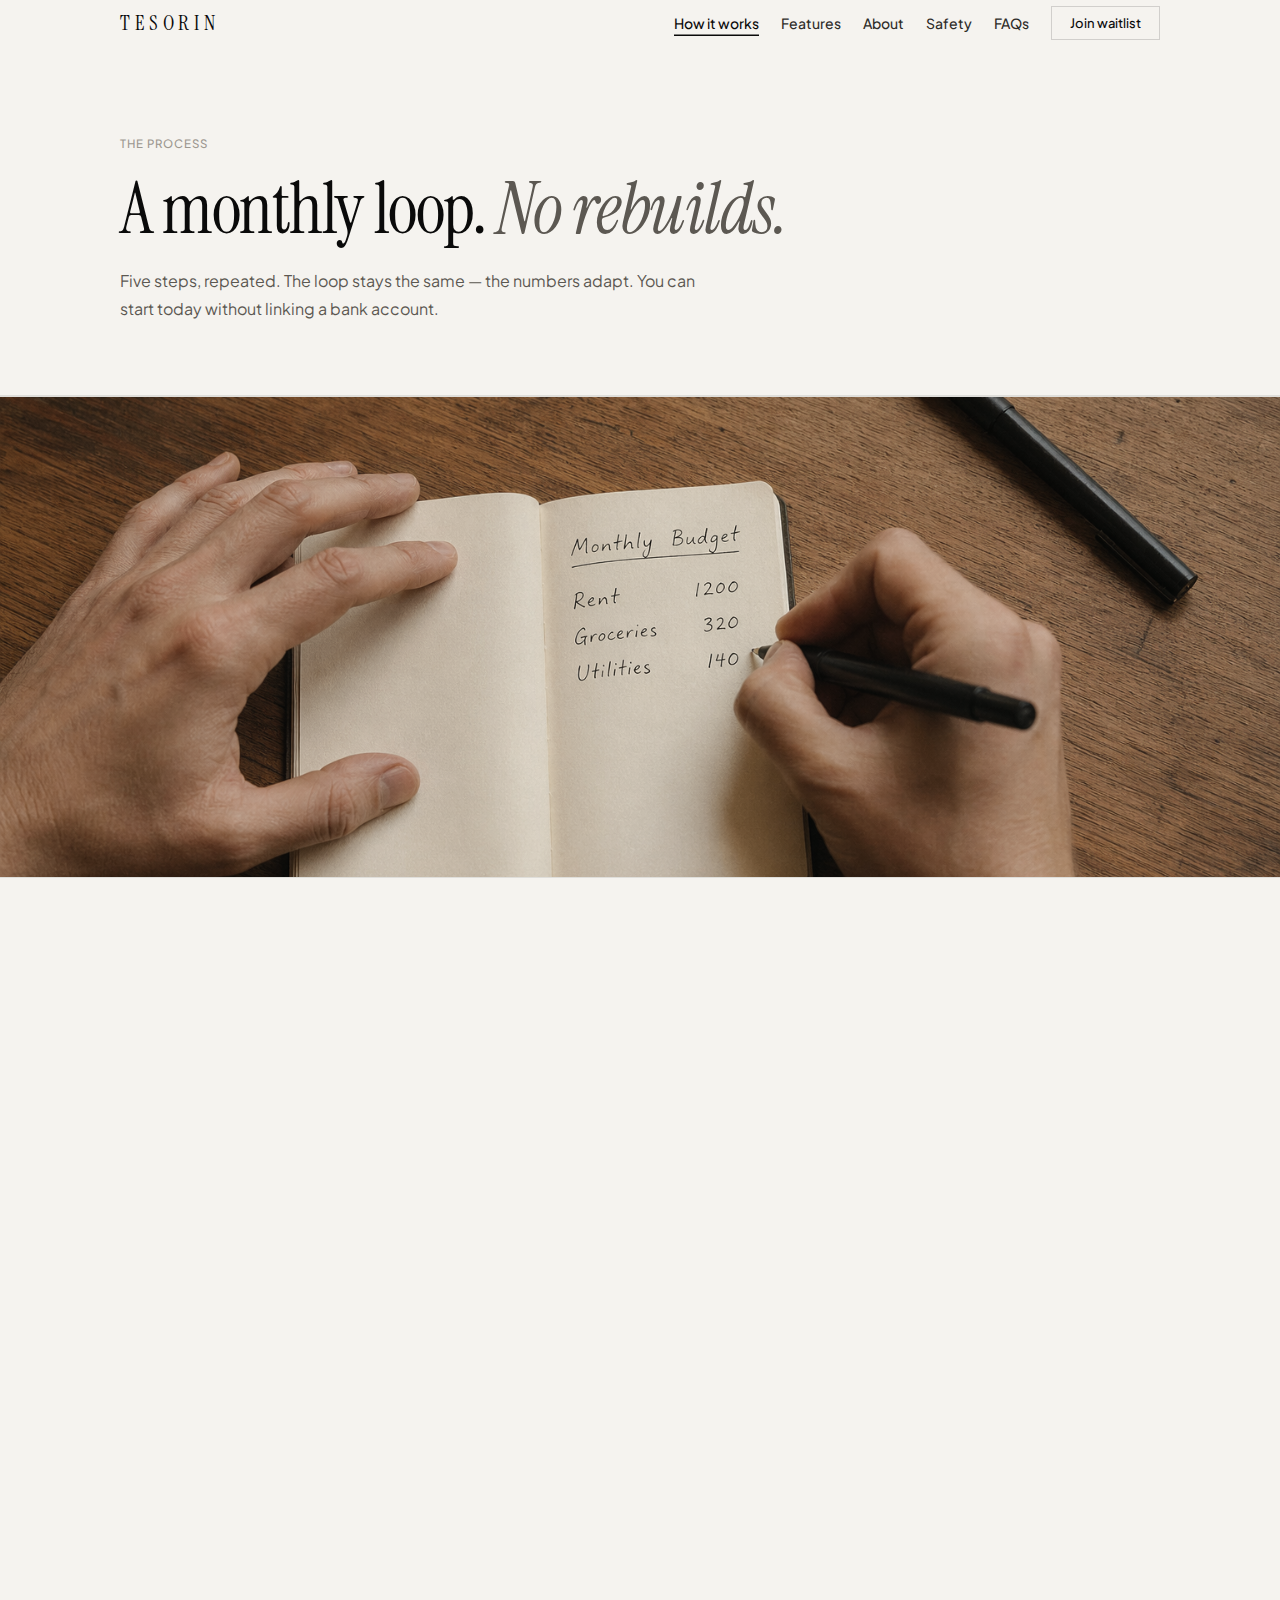
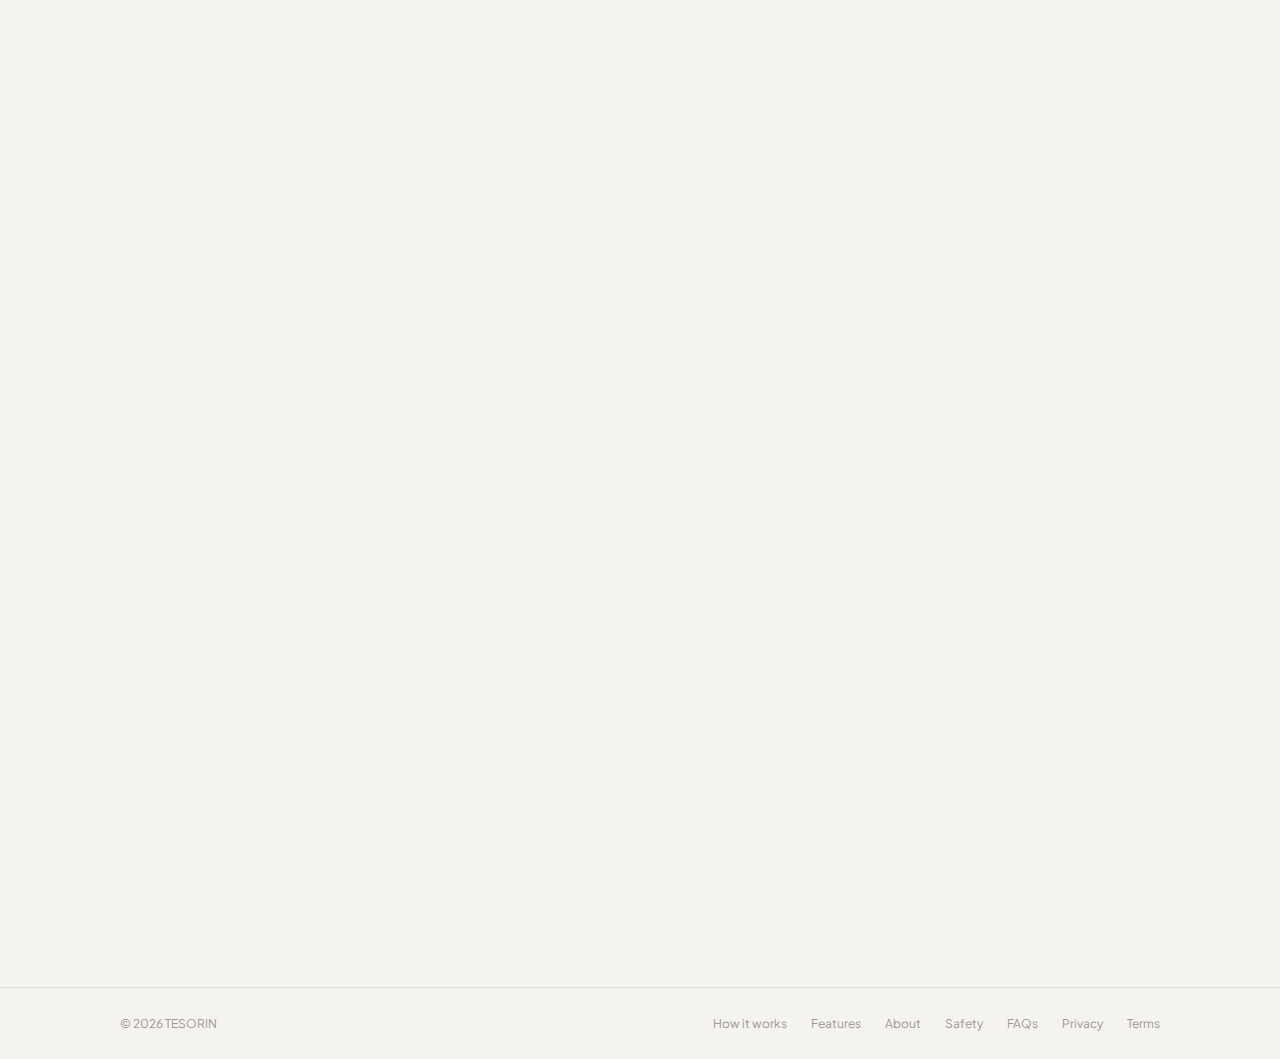
<file: how-it-works.html>
<!DOCTYPE html>
<html lang="en">
<head>
  <link rel="canonical" href="https://www.trytesorin.com/how-it-works.html" />
  <meta charset="UTF-8" /><meta http-equiv="x-ua-compatible" content="ie=edge" />
  <meta name="viewport" content="width=device-width, initial-scale=1" />
  <link rel="apple-touch-icon" sizes="180x180" href="/apple-touch-icon.png">
  <link rel="icon" type="image/png" href="/favicon-48x48.png" sizes="48x48">
  <link rel="manifest" href="/site.webmanifest">
  <title>How it works — TESORIN</title>
  <meta name="description" content="A monthly loop: snapshot, plan, act, adjust. Five steps, no rebuilds." />
  <meta property="og:title" content="How it works — TESORIN" />
  <meta property="og:url" content="https://www.trytesorin.com/how-it-works.html" />
  <meta property="og:type" content="website" />
  <meta property="og:image" content="https://www.trytesorin.com/tesorin-preview.png" />
  <link rel="preconnect" href="https://fonts.googleapis.com" />
  <link rel="preconnect" href="https://fonts.gstatic.com" crossorigin />
  <link href="https://fonts.googleapis.com/css2?family=Instrument+Serif:ital@0;1&family=Plus+Jakarta+Sans:wght@300;400;500;600&display=swap" rel="stylesheet" />
  <link rel="stylesheet" href="/assets/nav.css" />
  <script src="/assets/nav.js" defer></script>
  <style>
    :root{--paper:#f5f3ef;--paper-2:#edebe5;--surface:#fff;--ink:#0a0a0a;--ink-2:#2e2c29;--ink-3:#5c5852;--ink-4:#9c9790;--ink-5:#ccc8c0;--umber:#9c8b6e;--umber-lt:#f0ebe2;--bd:rgba(10,10,10,.09);--bd-md:rgba(10,10,10,.15);--text-main:#0a0a0a;--text-soft:#2e2c29;--text-mute:#9c9790;--card:#fff;--max-width:1120px;--font-display:"Instrument Serif",Georgia,serif;--font-body:"Plus Jakarta Sans",system-ui,sans-serif;--ease:cubic-bezier(.22,1,.36,1);}
    *,*::before,*::after{box-sizing:border-box;margin:0;padding:0;}
    html{font-size:16px;scroll-behavior:smooth;-webkit-text-size-adjust:100%;}
    body{font-family:var(--font-body);background:var(--paper);color:var(--ink);-webkit-font-smoothing:antialiased;overflow-x:hidden;}
    a{color:inherit;text-decoration:none;} img{display:block;max-width:100%;} button{font-family:inherit;}

    header,header a,header button,.menu-brand-text,.menu-panel-nav a{font-family:var(--font-body)!important;}
    .menu-panel{background:rgba(245,243,239,.98)!important;}
    .brand-link{text-decoration:none;color:var(--ink);display:inline-flex;align-items:center;}
    .brand-wordmark{font-family:var(--font-display)!important;font-size:21px!important;font-weight:400!important;letter-spacing:.22em!important;text-transform:uppercase!important;color:var(--ink)!important;line-height:1!important;}
    .menu-brand-text{font-family:var(--font-display)!important;font-size:18px!important;font-weight:400!important;letter-spacing:.22em!important;text-transform:uppercase!important;}
    nav[aria-label="Primary"] a.is-active{color:var(--ink)!important;box-shadow:inset 0 -1.5px 0 var(--ink)!important;}
    a.nav-cta{padding:8px 18px!important;border-radius:0!important;background:transparent!important;color:var(--ink)!important;border:1px solid var(--bd-md)!important;font-size:13px!important;font-weight:500!important;box-shadow:none!important;transition:background .15s,color .15s!important;}
    a.nav-cta:hover{background:var(--ink)!important;color:var(--paper)!important;border-color:var(--ink)!important;}
    .shell{width:100%;max-width:var(--max-width);margin:0 auto;padding:0 40px;}
    .ig{filter:sepia(12%) saturate(88%) brightness(103%) contrast(96%);display:block;width:100%;}

    /* PAGE HERO */
    .page-hero{padding:80px 0 72px;border-bottom:1px solid var(--bd);}
    .page-kicker{font-size:11.5px;font-weight:500;letter-spacing:.09em;text-transform:uppercase;color:var(--ink-4);margin-bottom:20px;}
    .page-h1{font-family:var(--font-display);font-size:clamp(44px,5.8vw,72px);font-weight:400;line-height:1.06;letter-spacing:-.02em;color:var(--ink);margin-bottom:20px;max-width:22ch;}
    .page-h1 em{font-style:italic;color:var(--ink-3);}
    .page-sub{font-size:16px;line-height:1.74;color:var(--ink-3);max-width:48ch;}

    /* FULL-WIDTH IMAGE */
    .img-break{border-top:1px solid var(--bd);border-bottom:1px solid var(--bd);overflow:hidden;line-height:0;}
    .img-break img{width:100%;height:480px;object-fit:cover;object-position:center 35%;}

    /* STEPS */
    .steps{padding:80px 0;}
    .step{display:grid;grid-template-columns:80px 1fr;border-top:1px solid var(--bd);padding:52px 0;}
    .step:last-child{border-bottom:1px solid var(--bd);}
    .step-n{font-family:var(--font-display);font-style:italic;font-size:72px;font-weight:400;line-height:1;letter-spacing:-.04em;color:var(--ink-5);padding-top:6px;}
    .step-body{padding-left:52px;}
    .step-label{font-size:11px;font-weight:500;letter-spacing:.09em;text-transform:uppercase;color:var(--umber);margin-bottom:14px;}
    .step-h{font-family:var(--font-display);font-size:clamp(26px,3vw,38px);font-weight:400;line-height:1.1;letter-spacing:-.018em;color:var(--ink);margin-bottom:16px;}
    .step-h em{font-style:italic;color:var(--ink-3);}
    .step-p{font-size:15px;line-height:1.74;color:var(--ink-3);max-width:48ch;margin-bottom:16px;}
    .step-note{font-size:13px;color:var(--ink-4);line-height:1.6;border-left:2px solid var(--bd-md);padding-left:16px;max-width:40ch;}

    /* SUMMARY */
    .summary{background:var(--surface);border:1px solid var(--bd-md);border-top:2px solid var(--umber);border-radius:4px;padding:40px 44px;margin-bottom:0;}
    .summary-title{font-size:11px;font-weight:500;letter-spacing:.09em;text-transform:uppercase;color:var(--ink-4);margin-bottom:28px;}
    .summary-cols{display:grid;grid-template-columns:repeat(3,1fr);gap:40px;}
    .summary-item-h{font-size:14px;font-weight:600;color:var(--ink);margin-bottom:8px;}
    .summary-item-p{font-size:13px;color:var(--ink-3);line-height:1.65;}

    /* CTA */
    .cta-strip{display:flex;justify-content:space-between;align-items:center;gap:32px;border-top:1px solid var(--bd);padding:40px 0;flex-wrap:wrap;}
    .cta-strip-copy{font-size:15px;color:var(--ink-3);max-width:40ch;line-height:1.6;}
    .cta-btn{background:var(--ink);color:var(--paper);border:none;border-radius:0;padding:14px 26px;font-size:13.5px;font-weight:500;font-family:var(--font-body);cursor:pointer;display:inline-flex;align-items:center;gap:8px;letter-spacing:.01em;transition:opacity .15s;text-decoration:none;}
    .cta-btn .arr{transition:transform .2s var(--ease);display:inline-block;}
    .cta-btn:hover{opacity:.82;}
    .cta-btn:hover .arr{transform:translateX(3px);}

    .site-footer{padding:28px 0;border-top:1px solid var(--bd);}
    .footer-inner{display:flex;justify-content:space-between;align-items:center;flex-wrap:wrap;gap:18px;}
    .footer-copy{font-size:12px;color:var(--ink-4);}
    .footer-links{display:flex;flex-wrap:wrap;gap:24px;}
    .footer-links a{font-size:12px;color:var(--ink-4);transition:color .15s;}
    .footer-links a:hover{color:var(--ink);}

    .rv{opacity:0;transform:translateY(14px);transition:opacity .65s var(--ease),transform .65s var(--ease);}
    .rv.in{opacity:1;transform:translateY(0);}
    .rv-d1{transition-delay:.08s;} .rv-d2{transition-delay:.16s;}

    @media(max-width:800px){
      .step{grid-template-columns:1fr;} .step-n{font-size:52px;} .step-body{padding-left:0;margin-top:10px;}
      .summary-cols{grid-template-columns:1fr;}
      .cta-strip{flex-direction:column;align-items:flex-start;}
      .img-break img{height:320px;}
    }
    @media(max-width:600px){.shell{padding:0 22px;}.footer-inner{flex-direction:column;align-items:flex-start;gap:14px;}.footer-links{gap:14px;}}
  </style>
</head>
<body>
  <div class="shell">
    <header>
      <a href="/" class="brand-link" aria-label="TESORIN home"><span class="brand-wordmark">TESORIN</span></a>
      <nav aria-label="Primary">
        <a href="/how-it-works.html" aria-current="page">How it works</a>
        <a href="/features.html">Features</a>
        <a href="/about.html">About</a>
        <a href="/safety.html">Safety</a>
        <a href="/faq.html">FAQs</a>
        <a href="/?focus=waitlist" class="nav-cta">Join waitlist</a>
      </nav>
      <button class="menu-btn" type="button" aria-label="Open menu" aria-expanded="false" aria-controls="menu-overlay"><span class="menu-bars"></span></button>
      <div id="menu-overlay" class="menu-overlay" data-open="false" aria-hidden="true">
        <div class="menu-backdrop" data-close="true"></div>
        <div class="menu-panel" role="dialog" aria-modal="true" aria-label="Menu">
          <div class="menu-panel-inner">
            <div class="menu-panel-head">
              <a href="/" class="menu-brand"><span class="menu-brand-text">TESORIN</span></a>
              <button type="button" class="menu-close" aria-label="Close menu" data-close="true"><span>×</span></button>
            </div>
            <nav class="menu-panel-nav" aria-label="Mobile">
              <a href="/how-it-works.html" aria-current="page">How it works</a>
              <a href="/features.html">Features</a>
              <a href="/about.html">About</a>
              <a href="/safety.html">Safety</a>
              <a href="/faq.html">FAQs</a>
              <a class="mobile-cta" href="/?focus=waitlist">Join waitlist →</a>
            </nav>
          </div>
        </div>
      </div>
    </header>
  </div>

  <main id="main">
    <section class="page-hero">
      <div class="shell">
        <p class="page-kicker rv">The process</p>
        <h1 class="page-h1 rv rv-d1">A monthly loop.<em> No rebuilds.</em></h1>
        <p class="page-sub rv rv-d2">Five steps, repeated. The loop stays the same — the numbers adapt. You can start today without linking a bank account.</p>
      </div>
    </section>

    <!-- FULL-WIDTH IMAGE -->
    <div class="img-break">
      <img src="/assets/img-how-it-works.png" alt="Hands writing a monthly budget in a notebook on a wooden table" class="ig" />
    </div>

    <section class="steps">
      <div class="shell">
        <div class="step rv">
          <div class="step-n">1</div>
          <div class="step-body">
            <div class="step-label">Snapshot</div>
            <h2 class="step-h">Your baseline,<em> clearly mapped.</em></h2>
            <p class="step-p">Income, fixed commitments, key bills, and balances — organised so you can reason about your month in minutes, not hours.</p>
            <p class="step-note">You can enter everything manually. Bank linking is optional and can be added later without changing how the plan works.</p>
          </div>
        </div>
        <div class="step rv">
          <div class="step-n">2</div>
          <div class="step-body">
            <div class="step-label">Monthly flexibility</div>
            <h2 class="step-h">One number.<em> What you can safely move.</em></h2>
            <p class="step-p">TESORIN separates what must stay from what can move — so you're not guessing what's okay to commit this month.</p>
            <p class="step-note">This is the number the whole plan is built on. Not a budget category. Not a net-worth figure.</p>
          </div>
        </div>
        <div class="step rv">
          <div class="step-n">3</div>
          <div class="step-body">
            <div class="step-label">Priorities</div>
            <h2 class="step-h">A stable order.<em> Safety first.</em></h2>
            <p class="step-p">Safety buffer. Then debt. Then long-term wealth. When trade-offs appear, the plan leans toward stability — no re-deciding from scratch each month.</p>
            <p class="step-note">The sequence is the product. It removes the decision, so you just follow the plan.</p>
          </div>
        </div>
        <div class="step rv">
          <div class="step-n">4</div>
          <div class="step-body">
            <div class="step-label">Act &amp; adjust</div>
            <h2 class="step-h">One small action.<em> Then update when life changes.</em></h2>
            <p class="step-p">Raise, new rent, family cost — update one input and the plan recalculates. Simple monthly check-ins confirm you're on track without turning your finances into a project.</p>
            <p class="step-note">The goal isn't precision. It's a plan you can actually follow.</p>
          </div>
        </div>

        <div class="summary rv" style="margin-top:0;">
          <div class="summary-title">What you'll see each month</div>
          <div class="summary-cols">
            <div><div class="summary-item-h">One safe-to-move number</div><p class="summary-item-p">The plan starts from what won't break your baseline — so you can act with confidence.</p></div>
            <div><div class="summary-item-h">One focus for the month</div><p class="summary-item-p">A single priority that keeps the month simple and the plan repeatable.</p></div>
            <div><div class="summary-item-h">One small action</div><p class="summary-item-p">A move you can actually do — with clarity on what it improves.</p></div>
          </div>
        </div>

        <div class="cta-strip rv">
          <p class="cta-strip-copy">Early access opens in small waves. Waitlist members are first.</p>
          <a href="/?focus=waitlist" class="cta-btn">Join the waitlist <span class="arr">→</span></a>
        </div>
      </div>
    </section>
  </main>

  <footer class="site-footer"><div class="shell"><div class="footer-inner"><span class="footer-copy">© 2026 TESORIN</span><nav class="footer-links"><a href="/how-it-works.html">How it works</a><a href="/features.html">Features</a><a href="/about.html">About</a><a href="/safety.html">Safety</a><a href="/faq.html">FAQs</a><a href="/privacy.html">Privacy</a><a href="/terms.html">Terms</a></nav></div></div></footer>
  <script>(function(){const io=new IntersectionObserver(e=>e.forEach(x=>{if(x.isIntersecting){x.target.classList.add("in");io.unobserve(x.target);}}),{threshold:.08});document.querySelectorAll(".rv").forEach(el=>io.observe(el));}());</script>
</body>
</html>
</file>
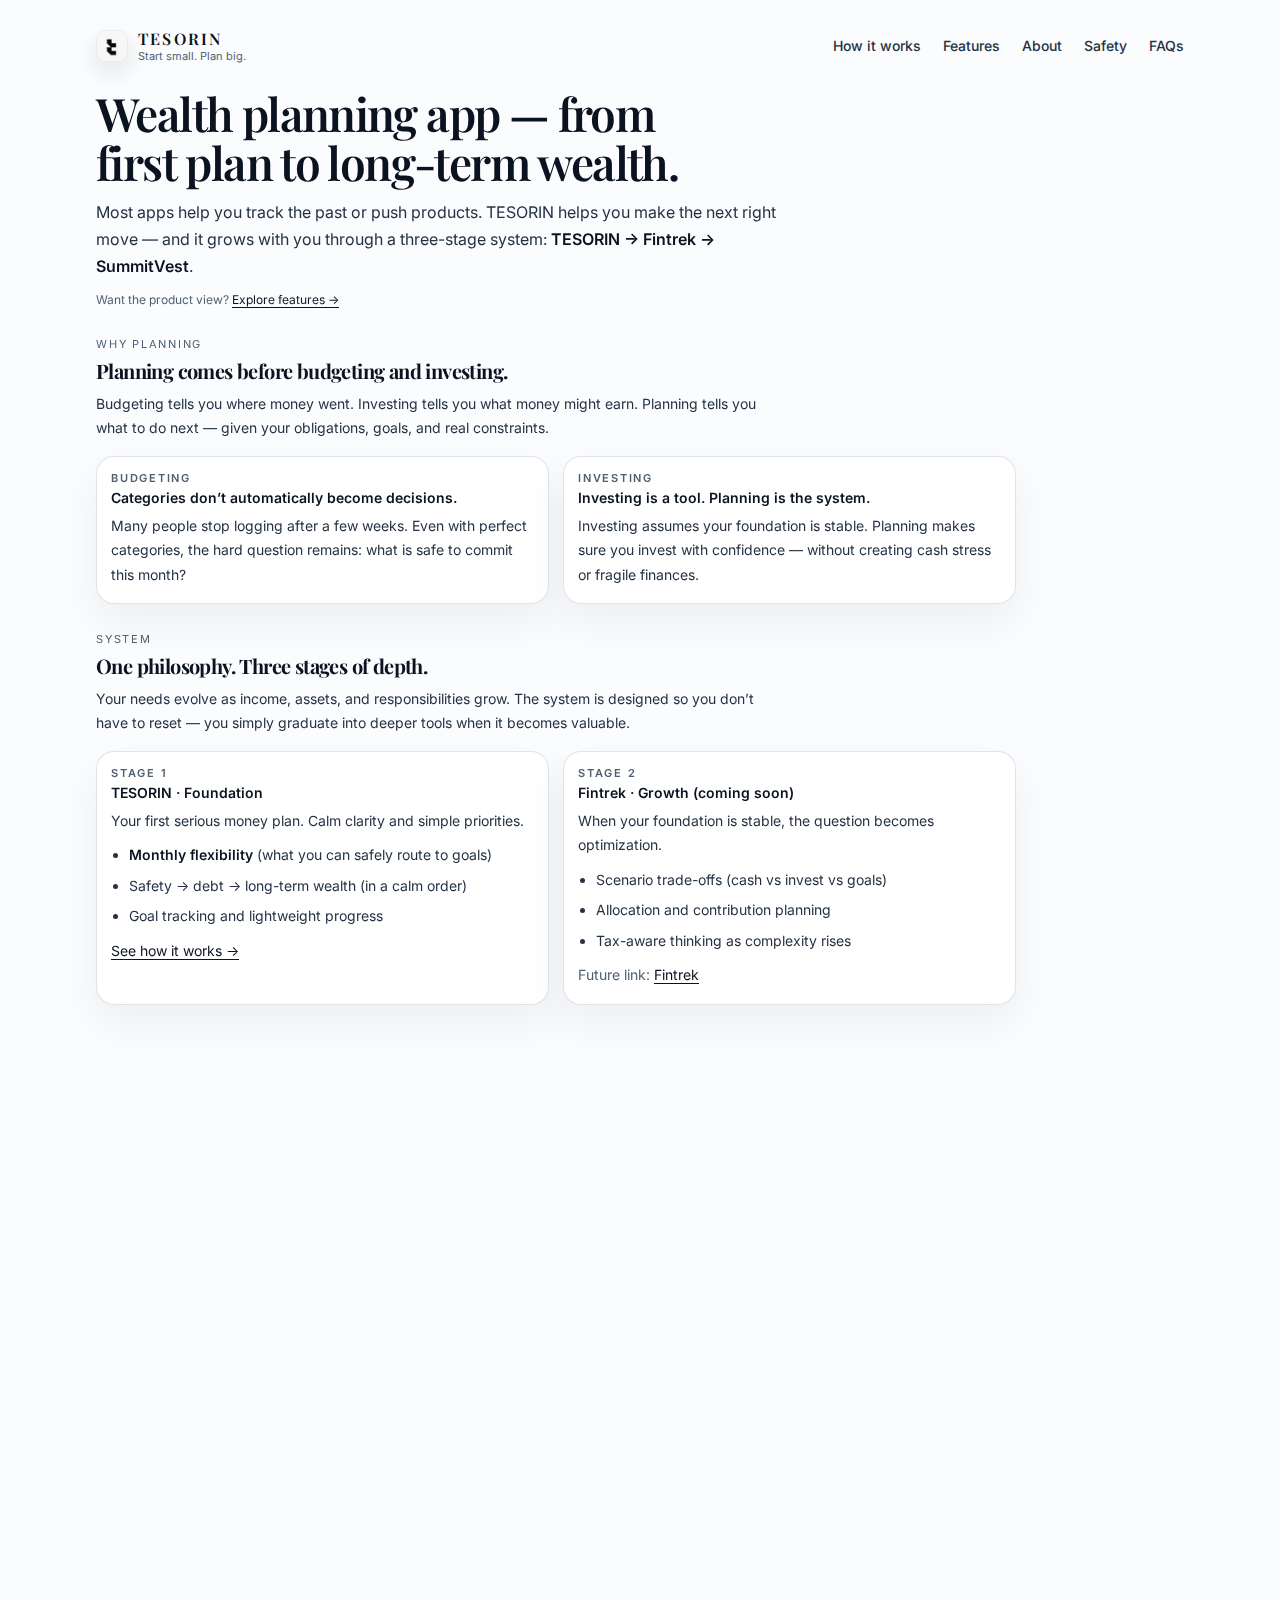
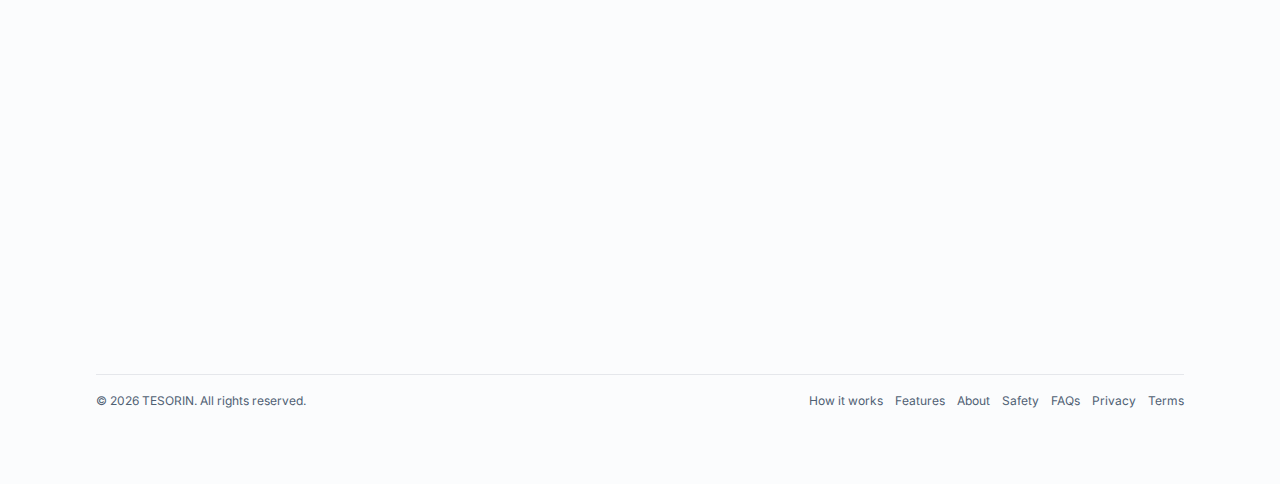
<file: personal-finance-planning-app.html>
<!DOCTYPE html>
<html lang="en">
<head>
  <!-- SEO: structured data (WebPage) -->
  <script type="application/ld+json">
{
  "@context":"https://schema.org",
  "@type":"WebPage",
  "name":"Wealth Planning App | TESORIN",
  "url":"https://www.trytesorin.com/personal-finance-planning-app.html",
  "description":"TESORIN is a planning-first personal finance app. Start with a foundation in TESORIN, grow into optimization with Fintrek, and reach stewardship with SummitVest — one system that evolves with you.",
  "isPartOf":{"@type":"WebSite","name":"TESORIN","url":"https://www.trytesorin.com/"}
}
  </script>

  <meta charset="UTF-8" />
  <meta http-equiv="x-ua-compatible" content="ie=edge" />
  <meta name="viewport" content="width=device-width, initial-scale=1" />

  <title>Wealth Planning App — TESORIN | A planning-first system</title>
  <meta
    name="description"
    content="TESORIN is a planning-first personal finance app. Start with a foundation in TESORIN, grow into optimization with Fintrek, and reach stewardship with SummitVest — one system that evolves with you."
  />
  <meta
    name="keywords"
    content="personal finance planning app, financial planning app, money planning app, budgeting alternative, cashflow planning, TESORIN"
  />

  <link rel="canonical" href="https://www.trytesorin.com/personal-finance-planning-app.html" />

  <!-- Open Graph -->
  <meta property="og:title" content="Wealth Planning App — TESORIN" />
  <meta property="og:description" content="Planning-first money system that grows with you: TESORIN → Fintrek → SummitVest." />
  <meta property="og:url" content="https://www.trytesorin.com/personal-finance-planning-app.html" />
  <meta property="og:site_name" content="TESORIN" />
  <meta property="og:type" content="website" />
  <meta property="og:image" content="https://www.trytesorin.com/tesorin-preview.png" />

  <!-- Twitter Card -->
  <meta name="twitter:card" content="summary_large_image" />
  <meta name="twitter:title" content="Wealth Planning App — TESORIN" />
  <meta name="twitter:description" content="Planning-first money system that grows with you: TESORIN → Fintrek → SummitVest." />
  <meta name="twitter:image" content="https://www.trytesorin.com/tesorin-preview.png" />

  <!-- Icons (match site) -->
  <link rel="apple-touch-icon" sizes="180x180" href="/apple-touch-icon.png">
  <link rel="icon" type="image/png" href="/favicon-48x48.png" sizes="48x48">
  <link rel="icon" type="image/png" sizes="32x32" href="/favicon-32x32.png">
  <link rel="icon" type="image/png" sizes="16x16" href="/favicon-16x16.png">
  <link rel="manifest" href="/site.webmanifest">

  <!-- Fonts (match site) -->
  <link rel="preconnect" href="https://fonts.googleapis.com" />
  <link rel="preconnect" href="https://fonts.gstatic.com" crossorigin />
  <link
    href="https://fonts.googleapis.com/css2?family=Inter:wght@400;500;600&family=Playfair+Display:wght@600&display=swap"
    rel="stylesheet"
  />

  <!-- Shared nav + full-screen mobile menu -->
  <link rel="stylesheet" href="/assets/nav.css" />
  <script src="/assets/nav.js" defer></script>

  <style>
    :root {
      /* Match index/features tokens */
      --page-tint: #fbfcfd;
      --card: #ffffff;

      --text-main: #0b1220;
      --text-soft: #243244;
      --text-mute: #4f6073;

      --accent: #22c55e;

      --border-subtle: rgba(148, 163, 184, 0.30);
      --border-strong: rgba(148, 163, 184, 0.44);

      --radius-pill: 999px;
      --radius-lg: 18px;
      --radius-xl: 22px;

      --max-width: 1120px;

      --font-sans: "Inter", system-ui, -apple-system, BlinkMacSystemFont, "Segoe UI", sans-serif;
      --font-display: "Playfair Display", "Times New Roman", serif;

      --ring: 0 0 0 3px rgba(34, 197, 94, 0.18);

      --shadow-soft: 0 18px 45px rgba(15, 23, 42, 0.06);
      --shadow-card: 0 16px 36px rgba(15, 23, 42, 0.08);

      --ease-out: cubic-bezier(.2,.8,.2,1);
      --ease-soft: cubic-bezier(.2,.6,.2,1);
      --d-1: 140ms;
      --d-2: 220ms;
      --d-3: 320ms;
    }

    * { box-sizing: border-box; margin: 0; padding: 0; }

    body {
      font-family: var(--font-sans);
      background: var(--page-tint);
      color: var(--text-main);
      -webkit-font-smoothing: antialiased;
      text-rendering: optimizeLegibility;
    }

    a, button, input { font-family: inherit; }

    .skip-link {
      position: absolute;
      left: 12px;
      top: 10px;
      padding: 10px 12px;
      border-radius: 12px;
      background: #111827;
      color: #fff;
      text-decoration: none;
      transform: translateY(-140%);
      transition: transform .18s ease;
      z-index: 9999;
      font-size: 12px;
    }
    .skip-link:focus { transform: translateY(0); outline: none; box-shadow: var(--ring); }

    a:focus-visible,
    button:focus-visible,
    input:focus-visible {
      outline: none;
      box-shadow: var(--ring);
      border-color: rgba(34, 197, 94, 0.65);
    }

    .page { min-height: 100vh; display: flex; flex-direction: column; }

    .shell {
      width: 100%;
      max-width: var(--max-width);
      margin: 0 auto;
      padding: 22px 16px 76px;
    }

    /* CONTENT */
    main { max-width: 92ch; }

    .hero {
      padding-top: 10px;
      max-width: 72ch;
    }

    .hero-title {
      font-family: var(--font-display);
      font-size: clamp(34px, 4.2vw, 46px);
      line-height: 1.06;
      letter-spacing: -0.035em;
      font-weight: 600;
      margin-bottom: 12px;
      text-wrap: balance;
    }

    .hero-subtitle {
      font-size: 16px;
      line-height: 1.7;
      color: var(--text-soft);
      margin-bottom: 10px;
      max-width: 70ch;
    }

    .hero-note {
      font-size: 12px;
      color: var(--text-mute);
      line-height: 1.6;
      max-width: 78ch;
    }
    .hero-note a {
      color: var(--text-main);
      text-decoration: underline;
      text-underline-offset: 3px;
    }

    .section { margin-top: 28px; max-width: 92ch; }

    .section-kicker {
      font-size: 11px;
      text-transform: uppercase;
      letter-spacing: 0.16em;
      color: var(--text-mute);
      margin-bottom: 6px;
    }

    .section-title {
      font-family: var(--font-display);
      font-size: 20px;
      letter-spacing: -0.03em;
      margin-bottom: 8px;
    }

    .section-subtitle {
      font-size: 14px;
      color: var(--text-soft);
      line-height: 1.7;
      max-width: 76ch;
    }

    /* FEATURE GRID (like features page cards) */
    .cards-2 {
      margin-top: 16px;
      display: grid;
      grid-template-columns: repeat(2, minmax(0, 1fr));
      gap: 14px;
    }

    .card {
      background: var(--card);
      border: 1px solid var(--border-subtle);
      border-radius: var(--radius-lg);
      padding: 14px 14px 16px;
      box-shadow: var(--shadow-soft);
      transition: transform var(--d-1) var(--ease-out), box-shadow var(--d-1) var(--ease-out);
      will-change: transform;
    }
    .card:hover { transform: translateY(-1px); box-shadow: 0 22px 52px rgba(15, 23, 42, 0.08); }

    .card-label {
      font-size: 11px;
      text-transform: uppercase;
      letter-spacing: 0.16em;
      color: var(--text-mute);
      margin-bottom: 4px;
      font-weight: 600;
    }

    .card h3 {
      font-size: 14px;
      font-weight: 600;
      color: var(--text-main);
      margin-bottom: 6px;
      line-height: 1.35;
    }

    .card p {
      font-size: 14px;
      color: var(--text-soft);
      line-height: 1.75;
    }

    .card ul {
      margin-top: 10px;
      padding-left: 18px;
      color: var(--text-soft);
      font-size: 14px;
      line-height: 1.75;
    }
    .card li { margin: 6px 0; }
    .card strong { color: var(--text-main); font-weight: 600; }

    /* TABLE */
    .table-wrap {
      margin-top: 16px;
      background: var(--card);
      border: 1px solid var(--border-subtle);
      border-radius: var(--radius-xl);
      box-shadow: var(--shadow-soft);
      overflow: hidden;
      max-width: 92ch;
    }

    .swipe-hint {
      display: none;
      align-items: center;
      justify-content: space-between;
      gap: 10px;
      padding: 10px 12px;
      font-size: 11px;
      color: var(--text-mute);
      background: #f9fafb;
      border-bottom: 1px solid rgba(148, 163, 184, 0.18);
    }

    .swipe-hint .arrow {
      font-size: 12px;
      color: rgba(79,96,115,0.95);
      animation: nudge 1.6s ease-in-out infinite;
    }

    @keyframes nudge {
      0%, 100% { transform: translateX(0); opacity: .9; }
      50% { transform: translateX(6px); opacity: .55; }
    }

    .table-scroll { overflow-x: auto; -webkit-overflow-scrolling: touch; }

    table {
      width: 100%;
      border-collapse: collapse;
      background: #ffffff;
      font-size: 13px;
      min-width: 720px;
    }

    th, td {
      padding: 14px 14px;
      border-bottom: 1px solid rgba(148, 163, 184, 0.18);
      text-align: left;
      vertical-align: top;
      white-space: nowrap;
    }

    td { white-space: normal; }
    tr:last-child td { border-bottom: none; }

    th {
      background: #f9fafb;
      color: #111827;
      font-weight: 600;
      font-size: 12px;
      letter-spacing: 0.02em;
      white-space: nowrap;
    }

    td strong { color: #111827; font-weight: 600; }

    /* CTA STRIP (match features) */
    .cta-strip {
      margin-top: 22px;
      padding: 14px 16px;
      border-radius: var(--radius-xl);
      border: 1px solid rgba(148, 163, 184, 0.45);
      background: linear-gradient(120deg, #f9fafb, #ecfdf5);
      display: flex;
      flex-wrap: wrap;
      align-items: center;
      justify-content: space-between;
      gap: 10px;
      font-size: 13px;
      color: var(--text-mute);
      max-width: 92ch;
    }
    .cta-strip .highlight { font-weight: 600; color: var(--text-main); }

    .cta-btn {
      border: none;
      border-radius: var(--radius-pill);
      padding: 10px 16px;
      font-size: 13px;
      font-weight: 600;
      cursor: pointer;
      background: #0b1220;
      color: #f8fafc;
      display: inline-flex;
      align-items: center;
      justify-content: center;
      gap: 8px;
      box-shadow: 0 14px 30px rgba(15, 23, 42, 0.30);
      text-decoration: none;
      white-space: nowrap;
      transition: transform 0.15s var(--ease-out), box-shadow 0.15s var(--ease-out), filter 0.15s var(--ease-out);
    }
    .cta-btn span.arrow { font-size: 14px; transform: translateX(0); transition: transform 0.2s var(--ease-out); }
    .cta-btn:hover { transform: translateY(-1px); box-shadow: 0 18px 40px rgba(15, 23, 42, 0.36); filter: brightness(1.03); }
    .cta-btn:hover span.arrow { transform: translateX(3px); }

    .trust-lines {
      margin-top: 10px;
      font-size: 11px;
      color: var(--text-mute);
      line-height: 1.6;
      max-width: 80ch;
    }

    /* FOOTER (match features/index) */
    footer {
      border-top: 1px solid rgba(229, 231, 235, 1);
      margin-top: 44px;
      padding-top: 18px;
      font-size: 12px;
      color: var(--text-mute);
      display: flex;
      flex-wrap: wrap;
      gap: 10px;
      justify-content: space-between;
      align-items: center;
    }
    footer a { color: var(--text-mute); text-decoration: none; }
    footer a:hover { text-decoration: underline; }
    .footer-links { display: flex; gap: 12px; flex-wrap: wrap; }

    /* Reveal (match features) */
    .reveal{
      opacity: 0;
      transform: translate3d(0, 10px, 0);
      transition: opacity var(--d-2) var(--ease-soft), transform var(--d-2) var(--ease-soft);
      will-change: transform, opacity;
    }
    .reveal.is-in{ opacity: 1; transform: translate3d(0, 0, 0); }
    .reveal-up{ transform: translate3d(0, 14px, 0); }
    [data-stagger] .reveal{ transition-delay: calc(var(--stagger, 0) * 1ms); }

    @media (max-width: 880px) {
      .cards-2 { grid-template-columns: 1fr; }
      .hero-title { font-size: clamp(30px, 7vw, 40px); }
      .hero-subtitle { font-size: 15px; }
      .swipe-hint { display: flex; }
    }

    @media (prefers-reduced-motion: reduce) {
      .reveal { opacity: 1 !important; transform: none !important; transition: none !important; }
      .card { transition: none !important; transform: none !important; }
      .swipe-hint .arrow { animation: none !important; }
    }
  </style>
</head>

<body>
  <a class="skip-link" href="#main">Skip to content</a>

  <div class="page">
    <div class="shell">
      <!-- HEADER -->
      <header>
        <a href="/" class="brand-link" aria-label="TESORIN home">
          <div class="brand">
            <div class="brand-mark">
              <img src="tesorin-logo.png" alt="TESORIN logo" width="32" height="32" decoding="async" />
            </div>
            <div class="brand-text-wrap">
              <div class="brand-name">TESORIN</div>
              <div class="brand-tagline">Start small. Plan big.</div>
            </div>
          </div>
        </a>

        <nav aria-label="Primary">
          <a href="/how-it-works.html">How it works</a>
          <a href="/features.html">Features</a>
          <a href="/about.html">About</a>
          <a href="/safety.html">Safety</a>
          <a href="/faq.html">FAQs</a>
        </nav>

        <!-- Mobile burger -->
        <button class="menu-btn" type="button" aria-label="Open menu" aria-expanded="false" aria-controls="menu-overlay">
          <span class="menu-bars" aria-hidden="true"></span>
        </button>

        <!-- Full-screen, grid-aligned mobile menu -->
        <div id="menu-overlay" class="menu-overlay" data-open="false" aria-hidden="true">
          <div class="menu-backdrop" data-close="true"></div>

          <div class="menu-panel" role="dialog" aria-modal="true" aria-label="Menu">
            <div class="menu-panel-inner">
              <div class="menu-panel-head">
                <a href="/" class="menu-brand" aria-label="TESORIN home">
                  <span class="menu-brand-mark" aria-hidden="true">
                    <img src="tesorin-logo.png" alt="" width="28" height="28" decoding="async" />
                  </span>
                  <span class="menu-brand-text">TESORIN</span>
                </a>

                <button type="button" class="menu-close" aria-label="Close menu" data-close="true">
                  <span aria-hidden="true">×</span>
                </button>
              </div>

              <nav class="menu-panel-nav" aria-label="Mobile">
                <a href="/how-it-works.html">How it works</a>
                <a href="/features.html">Features</a>
                <a href="/about.html">About</a>
                <a href="/safety.html">Safety</a>
                <a href="/faq.html">FAQs</a>
                <a href="/personal-finance-planning-app.html">Planning app</a>
                <a class="mobile-cta" href="/?focus=waitlist">Join waitlist →</a>
              </nav>
            </div>
          </div>
        </div>
      </header>

      <!-- MAIN -->
      <main id="main">
        <!-- HERO -->
        <section class="hero" aria-label="Planning app overview" data-stagger>
          <h1 class="hero-title reveal reveal-up">Wealth planning app — from first plan to long-term wealth.</h1>

          <p class="hero-subtitle reveal reveal-up">
            Most apps help you track the past or push products. TESORIN helps you make the next right move — and it grows with you through a three-stage system:
            <strong style="color:var(--text-main);font-weight:600;">TESORIN → Fintrek → SummitVest</strong>.
          </p>

          <p class="hero-note reveal reveal-up">
            Want the product view? <a href="/features.html">Explore features →</a>
          </p>
        </section>

        <!-- WHY PLANNING -->
        <section class="section" aria-label="Why planning" data-stagger>
          <div>
            <div class="section-kicker reveal reveal-up">Why planning</div>
            <h2 class="section-title reveal reveal-up">Planning comes before budgeting and investing.</h2>
            <p class="section-subtitle reveal reveal-up">
              Budgeting tells you where money went. Investing tells you what money might earn. Planning tells you what to do next — given your obligations, goals, and real constraints.
            </p>
          </div>

          <div class="cards-2" data-stagger>
            <article class="card reveal reveal-up">
              <div class="card-label">Budgeting</div>
              <h3>Categories don’t automatically become decisions.</h3>
              <p>
                Many people stop logging after a few weeks. Even with perfect categories, the hard question remains: what is safe to commit this month?
              </p>
            </article>

            <article class="card reveal reveal-up">
              <div class="card-label">Investing</div>
              <h3>Investing is a tool. Planning is the system.</h3>
              <p>
                Investing assumes your foundation is stable. Planning makes sure you invest with confidence — without creating cash stress or fragile finances.
              </p>
            </article>
          </div>
        </section>

        <!-- LADDER -->
        <section class="section" id="ladder" aria-label="Stages" data-stagger>
          <div>
            <div class="section-kicker reveal reveal-up">System</div>
            <h2 class="section-title reveal reveal-up">One philosophy. Three stages of depth.</h2>
            <p class="section-subtitle reveal reveal-up">
              Your needs evolve as income, assets, and responsibilities grow. The system is designed so you don’t have to reset — you simply graduate into deeper tools when it becomes valuable.
            </p>
          </div>

          <div class="cards-2" data-stagger>
            <article class="card reveal reveal-up">
              <div class="card-label">Stage 1</div>
              <h3>TESORIN · Foundation</h3>
              <p>Your first serious money plan. Calm clarity and simple priorities.</p>
              <ul>
                <li><strong>Monthly flexibility</strong> (what you can safely route to goals)</li>
                <li>Safety → debt → long-term wealth (in a calm order)</li>
                <li>Goal tracking and lightweight progress</li>
              </ul>
              <p style="margin-top:10px;">
                <a href="/how-it-works.html" style="color:var(--text-main);text-decoration:underline;text-underline-offset:3px;">See how it works →</a>
              </p>
            </article>

            <article class="card reveal reveal-up">
              <div class="card-label">Stage 2</div>
              <h3>Fintrek · Growth (coming soon)</h3>
              <p>When your foundation is stable, the question becomes optimization.</p>
              <ul>
                <li>Scenario trade-offs (cash vs invest vs goals)</li>
                <li>Allocation and contribution planning</li>
                <li>Tax-aware thinking as complexity rises</li>
              </ul>
              <p style="margin-top:10px;">
                <span style="color:var(--text-mute);">Future link:</span>
                <a href="/fintrek.html" style="color:var(--text-main);text-decoration:underline;text-underline-offset:3px;">Fintrek</a>
              </p>
            </article>

            <article class="card reveal reveal-up">
              <div class="card-label">Stage 3</div>
              <h3>SummitVest · Stewardship (coming soon)</h3>
              <p>For larger wealth and families: structure, coordination, continuity.</p>
              <ul>
                <li>Multi-asset coordination mindset</li>
                <li>Tax strategy + structure over decades</li>
                <li>Stewardship-first planning</li>
              </ul>
              <p style="margin-top:10px;">
                <span style="color:var(--text-mute);">Future link:</span>
                <a href="/summitvest.html" style="color:var(--text-main);text-decoration:underline;text-underline-offset:3px;">SummitVest</a>
              </p>
            </article>

            <article class="card reveal reveal-up">
              <div class="card-label">Design</div>
              <h3>No resets. Your plan compounds.</h3>
              <p>
                Most people outgrow their money apps. This system is designed so your plan deepens over time — without starting from scratch.
              </p>
              <ul>
                <li>Begin with simplicity</li>
                <li>Add sophistication only when useful</li>
                <li>Stay focused on the next best move</li>
              </ul>
              <p style="margin-top:10px;">
                <a href="/safety.html" style="color:var(--text-main);text-decoration:underline;text-underline-offset:3px;">Read about safety & trust →</a>
              </p>
            </article>
          </div>
        </section>

        <!-- COMPARISON -->
        <section class="section" aria-label="Comparison" data-stagger>
          <div>
            <div class="section-kicker reveal reveal-up">Comparison</div>
            <h2 class="section-title reveal reveal-up">How TESORIN compares</h2>
            <p class="section-subtitle reveal reveal-up">
              TESORIN is a planning layer above budgeting and investing — and the entry point to a system that can scale into Fintrek and SummitVest.
            </p>
          </div>

          <div class="table-wrap reveal reveal-up" role="region" aria-label="Comparison table">
            <div class="swipe-hint" aria-hidden="true">
              <span>Swipe to compare</span>
              <span class="arrow">→</span>
            </div>
            <div class="table-scroll">
              <table>
                <thead>
                  <tr>
                    <th>Capability</th>
                    <th>Budgeting apps</th>
                    <th>Investing apps</th>
                    <th><strong>TESORIN</strong></th>
                  </tr>
                </thead>
                <tbody>
                  <tr>
                    <td>Tracks spending</td>
                    <td>Yes</td>
                    <td>No</td>
                    <td>Optional</td>
                  </tr>
                  <tr>
                    <td>Explains monthly flexibility</td>
                    <td>No</td>
                    <td>No</td>
                    <td><strong>Yes</strong></td>
                  </tr>
                  <tr>
                    <td>Gives next-best actions</td>
                    <td>No</td>
                    <td>Sometimes</td>
                    <td><strong>Yes</strong></td>
                  </tr>
                  <tr>
                    <td>Goal-first planning</td>
                    <td>Sometimes</td>
                    <td>Sometimes</td>
                    <td><strong>Core</strong></td>
                  </tr>
                  <tr>
                    <td>Designed to deepen over time</td>
                    <td>No</td>
                    <td>No</td>
                    <td><strong>Yes (TESORIN → Fintrek → SummitVest)</strong></td>
                  </tr>
                  <tr>
                    <td>Requires bank linking</td>
                    <td>Often</td>
                    <td>Usually</td>
                    <td><strong>No (optional)</strong></td>
                  </tr>
                </tbody>
              </table>
            </div>
          </div>
        </section>

        <!-- CTA -->
        <section class="section" id="waitlist" aria-label="Waitlist" data-stagger>
          <div>
            <div class="section-kicker reveal reveal-up">Early access</div>
            <h2 class="section-title reveal reveal-up">Start with a foundation. Let everything else follow.</h2>
            <p class="section-subtitle reveal reveal-up">
              Join TESORIN early access. We’ll email you when beta opens, plus a few important updates.
            </p>
          </div>

          <section class="cta-strip reveal reveal-up" aria-label="Join waitlist">
            <div>
              <span class="highlight">Join the early access list.</span><br />
              Private by default. No stock tips. No spam.
            </div>
            <a href="/?focus=waitlist" class="cta-btn">
              Join waitlist
              <span class="arrow" aria-hidden="true">→</span>
            </a>
          </section>

          <div class="trust-lines reveal reveal-up"></div>
        </section>
      </main>

      <!-- FOOTER -->
      <footer>
        <span>© 2026 TESORIN. All rights reserved.</span>
        <div class="footer-links">
          <a href="/how-it-works.html">How it works</a>
          <a href="/features.html">Features</a>
          <a href="/about.html">About</a>
          <a href="/safety.html">Safety</a>
          <a href="/faq.html">FAQs</a>
          <a href="/privacy.html">Privacy</a>
          <a href="/terms.html">Terms</a>
        </div>
      </footer>
    </div>
  </div>

  <script>
    // Scroll reveal + optional staggering (match features)
    (function () {
      const reduceMotion = window.matchMedia("(prefers-reduced-motion: reduce)");
      if (reduceMotion.matches) {
        document.querySelectorAll(".reveal").forEach(el => el.classList.add("is-in"));
        return;
      }

      document.querySelectorAll("[data-stagger]").forEach((wrap) => {
        const children = wrap.querySelectorAll(".reveal");
        children.forEach((el, i) => el.style.setProperty("--stagger", String(i * 70)));
      });

      const els = document.querySelectorAll(".reveal");
      if (!els.length) return;

      const io = new IntersectionObserver((entries) => {
        entries.forEach((entry) => {
          if (!entry.isIntersecting) return;
          entry.target.classList.add("is-in");
          io.unobserve(entry.target);
        });
      }, { threshold: 0.14, rootMargin: "0px 0px -8% 0px" });

      els.forEach(el => io.observe(el));
    })();
  </script>
</body>
</html>
</file>
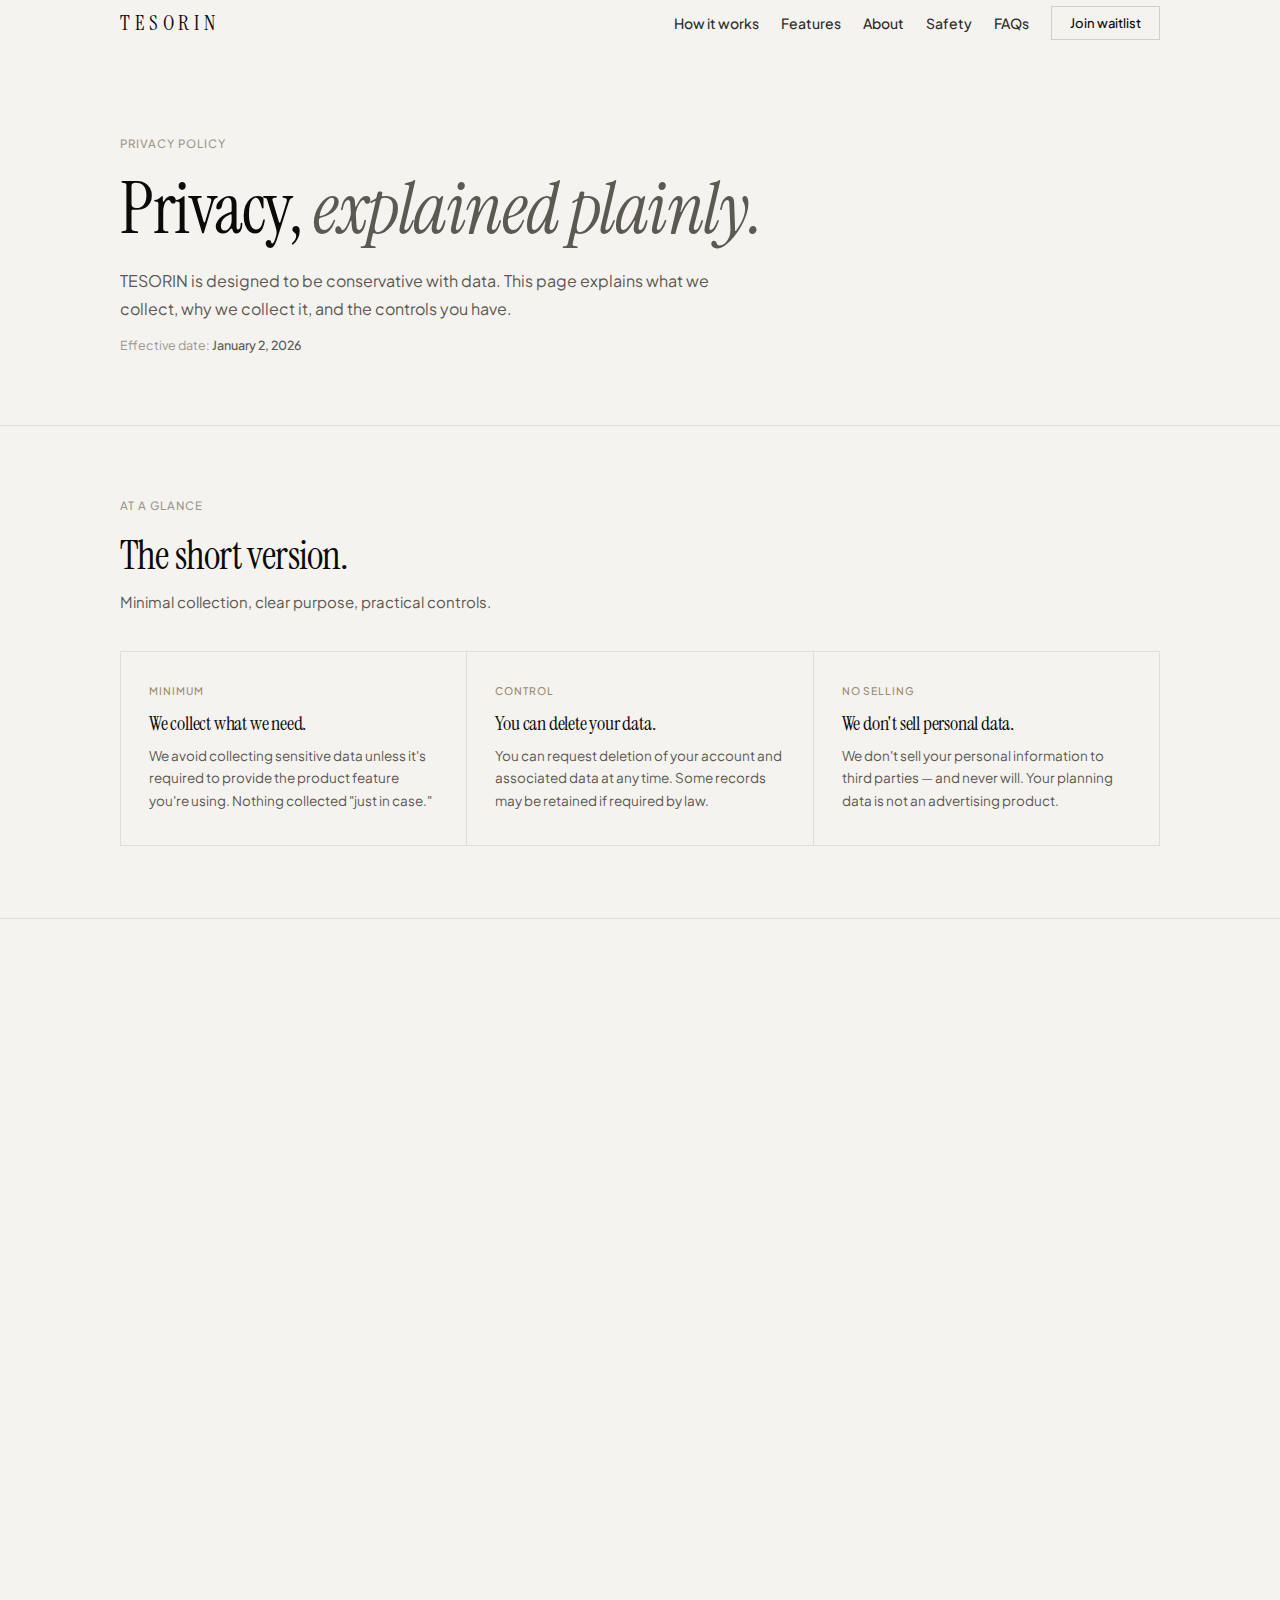
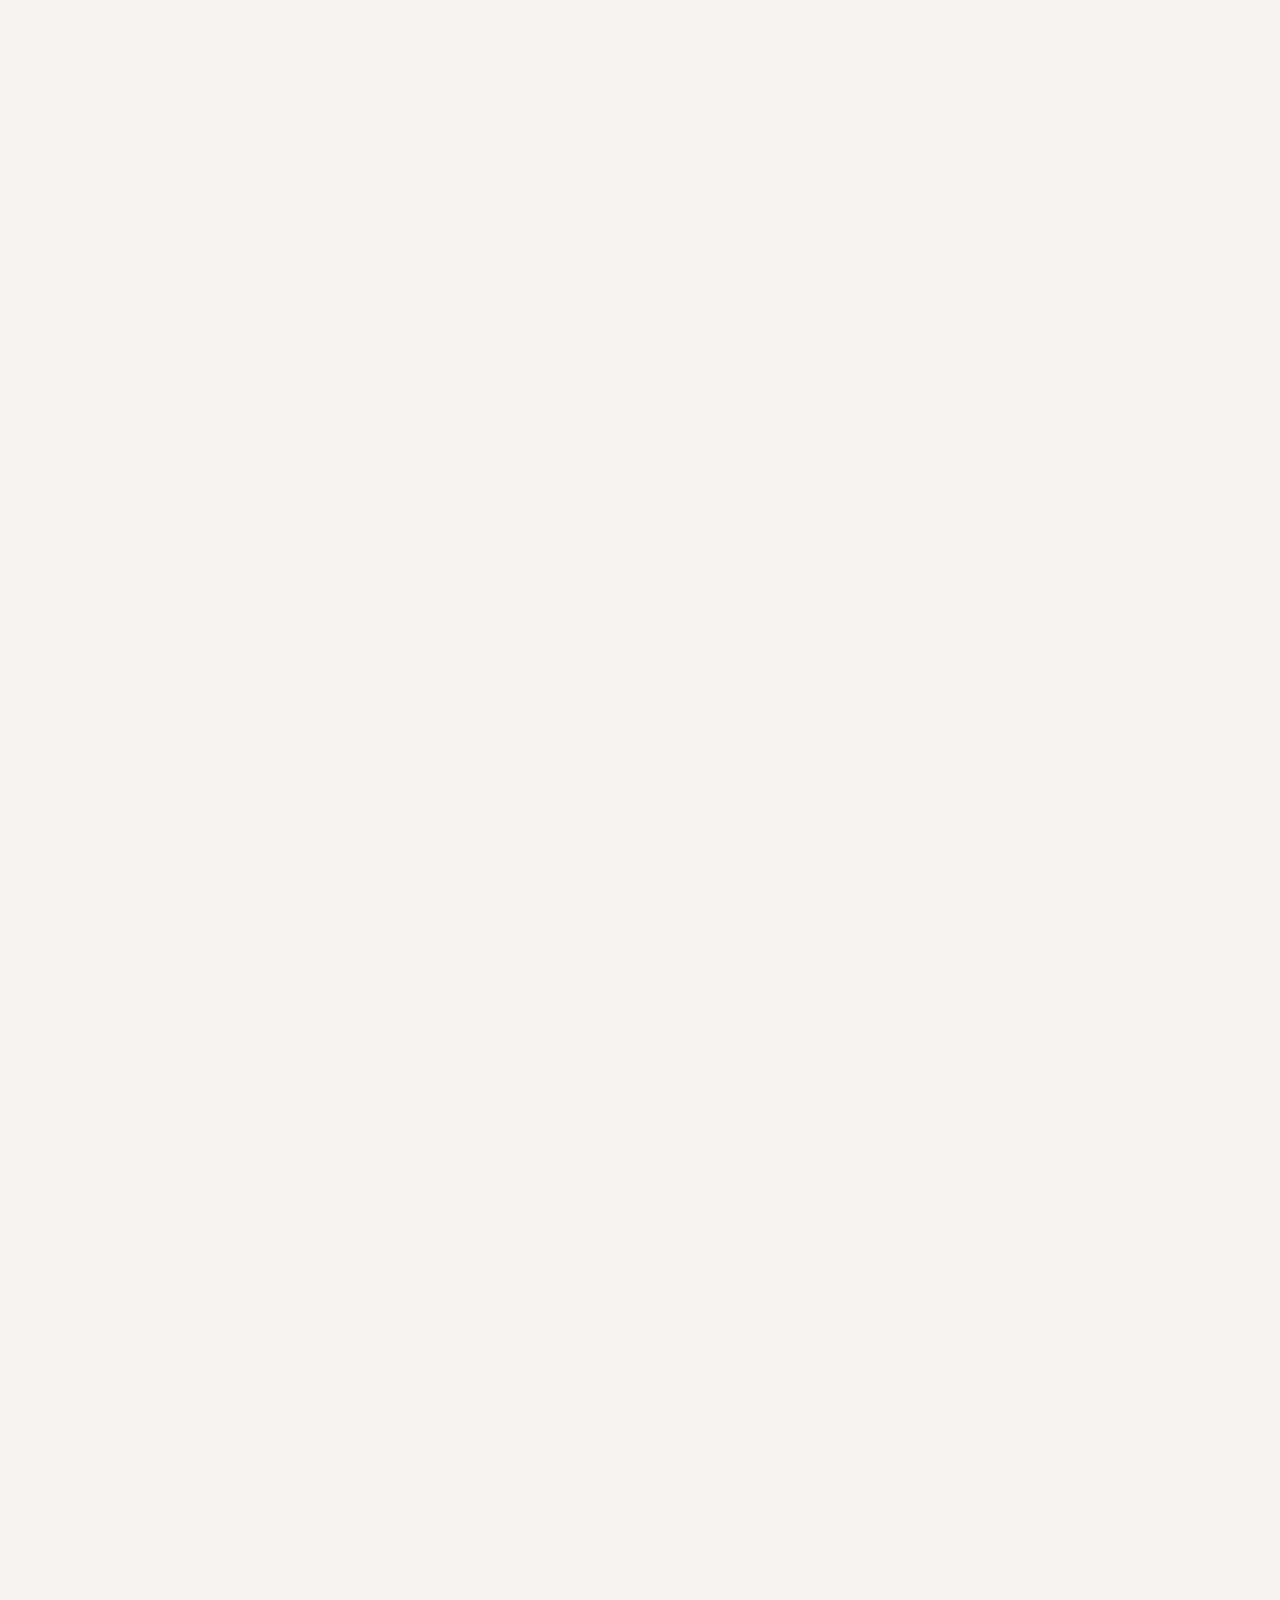
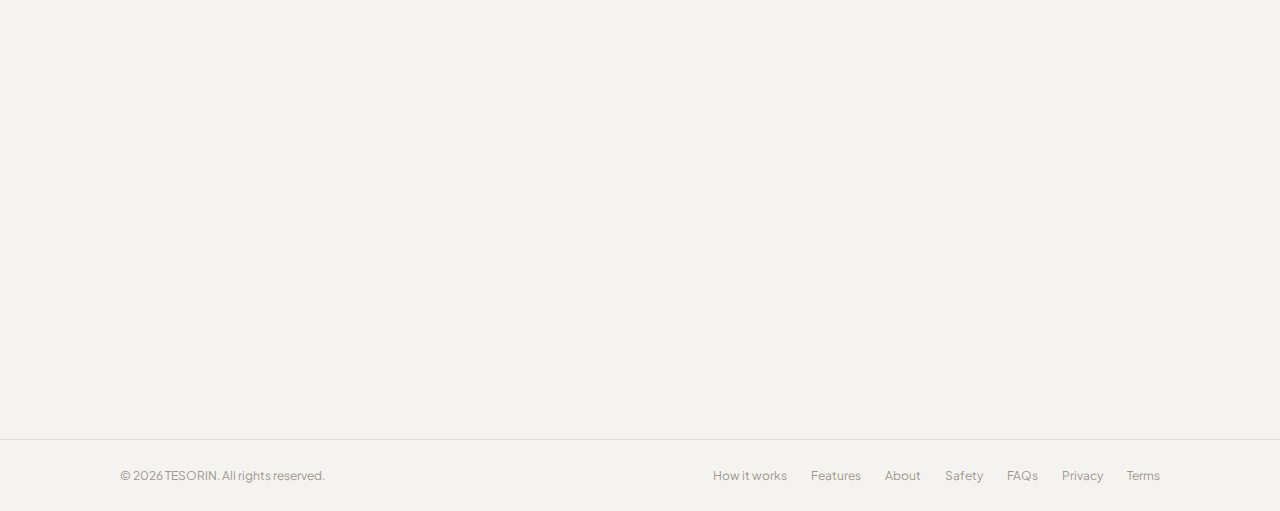
<file: privacy.html>
<!DOCTYPE html>
<html lang="en">
<head>
  <link rel="canonical" href="https://www.trytesorin.com/privacy.html" />
  <meta charset="UTF-8" /><meta http-equiv="x-ua-compatible" content="ie=edge" />
  <meta name="viewport" content="width=device-width, initial-scale=1" />
  <link rel="apple-touch-icon" sizes="180x180" href="/apple-touch-icon.png">
  <link rel="icon" type="image/png" href="/favicon-48x48.png" sizes="48x48">
  <link rel="icon" type="image/png" sizes="32x32" href="/favicon-32x32.png">
  <link rel="icon" type="image/png" sizes="16x16" href="/favicon-16x16.png">
  <link rel="manifest" href="/site.webmanifest">

  <title>Privacy — TESORIN | How we handle data</title>
  <meta name="description" content="TESORIN Privacy Policy — what we collect, why we collect it, how we protect it, and the controls you have." />

  <meta property="og:title" content="Privacy — TESORIN" />
  <meta property="og:description" content="What we collect, why we collect it, and the controls you have." />
  <meta property="og:type" content="website" />
  <meta property="og:url" content="https://www.trytesorin.com/privacy.html" />
  <meta property="og:site_name" content="TESORIN" />
  <meta property="og:image" content="https://www.trytesorin.com/tesorin-preview.png" />
  <meta name="twitter:card" content="summary_large_image" />
  <meta name="twitter:title" content="Privacy — TESORIN" />
  <meta name="twitter:description" content="What we collect, why we collect it, and the controls you have." />
  <meta name="twitter:image" content="https://www.trytesorin.com/tesorin-preview.png" />

  <link rel="preconnect" href="https://fonts.googleapis.com" />
  <link rel="preconnect" href="https://fonts.gstatic.com" crossorigin />
  <link href="https://fonts.googleapis.com/css2?family=Instrument+Serif:ital@0;1&family=Plus+Jakarta+Sans:wght@300;400;500;600&display=swap" rel="stylesheet" />
  <link rel="stylesheet" href="/assets/nav.css" />
  <script src="/assets/nav.js" defer></script>

  <style>
    :root {
      --paper:#f5f3ef; --paper-2:#edebe5; --surface:#fff;
      --ink:#0a0a0a; --ink-2:#2e2c29; --ink-3:#5c5852; --ink-4:#9c9790; --ink-5:#ccc8c0;
      --umber:#9c8b6e; --umber-lt:#f0ebe2;
      --bd:rgba(10,10,10,.09); --bd-md:rgba(10,10,10,.15);
      --text-main:#0a0a0a; --text-soft:#2e2c29; --text-mute:#9c9790; --card:#fff;
      --max-width:1120px;
      --font-display:"Instrument Serif",Georgia,serif;
      --font-body:"Plus Jakarta Sans",system-ui,sans-serif;
      --ease:cubic-bezier(.22,1,.36,1);
    }
    *,*::before,*::after{box-sizing:border-box;margin:0;padding:0;}
    html{font-size:16px;scroll-behavior:smooth;-webkit-text-size-adjust:100%;}
    body{font-family:var(--font-body);background:var(--paper);color:var(--ink);-webkit-font-smoothing:antialiased;overflow-x:hidden;}
    a{color:inherit;text-decoration:none;} img{display:block;max-width:100%;} button{font-family:inherit;}

    /* ── NAV ── */
    header,header a,header button,.menu-brand-text,.menu-panel-nav a{font-family:var(--font-body)!important;}
    .menu-panel{background:rgba(245,243,239,.98)!important;}
    .brand-link{text-decoration:none;color:var(--ink);display:inline-flex;align-items:center;}
    .brand-wordmark{font-family:var(--font-display)!important;font-size:21px!important;font-weight:400!important;letter-spacing:.22em!important;text-transform:uppercase!important;color:var(--ink)!important;line-height:1!important;}
    .menu-brand-text{font-family:var(--font-display)!important;font-size:18px!important;font-weight:400!important;letter-spacing:.22em!important;text-transform:uppercase!important;}
    nav[aria-label="Primary"] a.is-active{color:var(--ink)!important;box-shadow:inset 0 -1.5px 0 var(--ink)!important;}
    a.nav-cta{padding:8px 18px!important;border-radius:0!important;background:transparent!important;color:var(--ink)!important;border:1px solid var(--bd-md)!important;font-size:13px!important;font-weight:500!important;box-shadow:none!important;transition:background .15s,color .15s!important;}
    a.nav-cta:hover{background:var(--ink)!important;color:var(--paper)!important;border-color:var(--ink)!important;}

    .shell{width:100%;max-width:var(--max-width);margin:0 auto;padding:0 40px;}

    /* ── PAGE HERO ── */
    .page-hero{padding:80px 0 72px;border-bottom:1px solid var(--bd);}
    .page-kicker{font-size:11.5px;font-weight:500;letter-spacing:.09em;text-transform:uppercase;color:var(--ink-4);margin-bottom:20px;}
    .page-h1{font-family:var(--font-display);font-size:clamp(44px,5.8vw,72px);font-weight:400;line-height:1.06;letter-spacing:-.02em;color:var(--ink);margin-bottom:20px;max-width:22ch;}
    .page-h1 em{font-style:italic;color:var(--ink-3);}
    .page-sub{font-size:16px;line-height:1.74;color:var(--ink-3);max-width:52ch;margin-bottom:14px;}
    .page-meta{font-size:12.5px;color:var(--ink-4);}
    .page-meta strong{color:var(--ink-3);font-weight:500;}

    /* ── AT A GLANCE CARDS ── */
    .glance{padding:72px 0;border-bottom:1px solid var(--bd);}
    .section-kicker{font-size:11.5px;font-weight:500;letter-spacing:.09em;text-transform:uppercase;color:var(--ink-4);margin-bottom:20px;}
    .section-h{font-family:var(--font-display);font-size:clamp(28px,3.4vw,40px);font-weight:400;line-height:1.1;letter-spacing:-.02em;color:var(--ink);margin-bottom:12px;}
    .section-h em{font-style:italic;color:var(--ink-3);}
    .section-sub{font-size:15px;line-height:1.72;color:var(--ink-3);max-width:50ch;margin-bottom:36px;}

    .glance-grid{display:grid;grid-template-columns:repeat(3,1fr);border-top:1px solid var(--bd);border-left:1px solid var(--bd);}
    .glance-cell{border-right:1px solid var(--bd);border-bottom:1px solid var(--bd);padding:32px 28px;background:var(--paper);}
    .glance-tag{font-size:10.5px;font-weight:500;letter-spacing:.09em;text-transform:uppercase;color:var(--umber);margin-bottom:14px;}
    .glance-h{font-family:var(--font-display);font-size:20px;font-weight:400;line-height:1.2;letter-spacing:-.01em;color:var(--ink);margin-bottom:10px;}
    .glance-p{font-size:13.5px;color:var(--ink-3);line-height:1.68;}

    /* ── POLICY SECTIONS ── */
    .policy-section{padding:72px 0;}
    .policy-intro{font-size:15px;color:var(--ink-3);line-height:1.74;max-width:60ch;margin-bottom:48px;}

    /* Each numbered section as a row */
    .policy-row{border-top:1px solid var(--bd);padding:36px 0;display:grid;grid-template-columns:200px 1fr;gap:48px;align-items:start;}
    .policy-row:last-child{border-bottom:1px solid var(--bd);}
    .policy-row-label{font-size:11px;font-weight:500;letter-spacing:.08em;text-transform:uppercase;color:var(--ink-4);padding-top:4px;line-height:1.5;}
    .policy-row-n{font-family:var(--font-display);font-size:28px;font-style:italic;font-weight:400;color:var(--ink-5);line-height:1;margin-bottom:6px;}
    .policy-body{}
    .policy-h{font-size:15px;font-weight:600;color:var(--ink);letter-spacing:-.01em;margin-bottom:12px;}
    .policy-p{font-size:14.5px;color:var(--ink-3);line-height:1.76;margin-bottom:12px;}
    .policy-p:last-child{margin-bottom:0;}
    .policy-list{list-style:none;display:flex;flex-direction:column;gap:8px;margin-top:4px;margin-bottom:12px;}
    .policy-list li{font-size:14px;color:var(--ink-3);padding-left:16px;position:relative;line-height:1.65;}
    .policy-list li::before{content:"·";position:absolute;left:0;color:var(--umber);font-size:18px;line-height:1.25;}
    .policy-list li strong{color:var(--ink);font-weight:600;}
    .policy-link{color:var(--ink-3);text-decoration:underline;text-underline-offset:2px;}
    .policy-link:hover{color:var(--ink);}

    /* ── CTA ── */
    .cta-strip{display:flex;justify-content:space-between;align-items:center;gap:32px;border-top:1px solid var(--bd);padding:40px 0;flex-wrap:wrap;}
    .cta-strip-copy{font-size:15px;color:var(--ink-3);max-width:40ch;line-height:1.6;}
    .cta-btn{background:var(--ink);color:var(--paper);border:none;border-radius:0;padding:14px 26px;font-size:13.5px;font-weight:500;font-family:var(--font-body);cursor:pointer;display:inline-flex;align-items:center;gap:8px;letter-spacing:.01em;transition:opacity .15s;text-decoration:none;}
    .cta-btn .arr{transition:transform .2s var(--ease);display:inline-block;}
    .cta-btn:hover{opacity:.82;}
    .cta-btn:hover .arr{transform:translateX(3px);}

    /* ── FOOTER ── */
    .site-footer{padding:28px 0;border-top:1px solid var(--bd);}
    .footer-inner{display:flex;justify-content:space-between;align-items:center;flex-wrap:wrap;gap:18px;}
    .footer-copy{font-size:12px;color:var(--ink-4);}
    .footer-links{display:flex;flex-wrap:wrap;gap:24px;}
    .footer-links a{font-size:12px;color:var(--ink-4);transition:color .15s;}
    .footer-links a:hover{color:var(--ink);}

    /* ── REVEALS ── */
    .rv{opacity:0;transform:translateY(14px);transition:opacity .65s var(--ease),transform .65s var(--ease);}
    .rv.in{opacity:1;transform:translateY(0);}
    .rv-d1{transition-delay:.08s;} .rv-d2{transition-delay:.16s;} .rv-d3{transition-delay:.24s;}

    /* ── RESPONSIVE ── */
    @media(max-width:860px){
      .glance-grid{grid-template-columns:1fr 1fr;}
      .policy-row{grid-template-columns:1fr;gap:14px;}
      .policy-row-n{font-size:22px;}
    }
    @media(max-width:600px){
      .shell{padding:0 22px;}
      .glance-grid{grid-template-columns:1fr;}
      .cta-strip{flex-direction:column;align-items:flex-start;}
      .footer-inner{flex-direction:column;align-items:flex-start;gap:14px;}
      .footer-links{gap:14px;}
    }
  </style>
</head>
<body>

  <!-- NAV -->
  <div class="shell">
    <header>
      <a href="/" class="brand-link" aria-label="TESORIN home">
        <span class="brand-wordmark">TESORIN</span>
      </a>
      <nav aria-label="Primary">
        <a href="/how-it-works.html">How it works</a>
        <a href="/features.html">Features</a>
        <a href="/about.html">About</a>
        <a href="/safety.html">Safety</a>
        <a href="/faq.html">FAQs</a>
        <a href="/?focus=waitlist" class="nav-cta">Join waitlist</a>
      </nav>
      <button class="menu-btn" type="button" aria-label="Open menu" aria-expanded="false" aria-controls="menu-overlay">
        <span class="menu-bars"></span>
      </button>
      <div id="menu-overlay" class="menu-overlay" data-open="false" aria-hidden="true">
        <div class="menu-backdrop" data-close="true"></div>
        <div class="menu-panel" role="dialog" aria-modal="true" aria-label="Menu">
          <div class="menu-panel-inner">
            <div class="menu-panel-head">
              <a href="/" class="menu-brand"><span class="menu-brand-text">TESORIN</span></a>
              <button type="button" class="menu-close" aria-label="Close menu" data-close="true"><span>×</span></button>
            </div>
            <nav class="menu-panel-nav" aria-label="Mobile">
              <a href="/how-it-works.html">How it works</a>
              <a href="/features.html">Features</a>
              <a href="/about.html">About</a>
              <a href="/safety.html">Safety</a>
              <a href="/faq.html">FAQs</a>
              <a href="/personal-finance-planning-app.html">Planning app</a>
              <a class="mobile-cta" href="/?focus=waitlist">Join waitlist →</a>
            </nav>
          </div>
        </div>
      </div>
    </header>
  </div>

  <main id="main">

    <!-- HERO -->
    <section class="page-hero" aria-label="Privacy overview">
      <div class="shell">
        <p class="page-kicker rv">Privacy policy</p>
        <h1 class="page-h1 rv rv-d1">Privacy,<em> explained plainly.</em></h1>
        <p class="page-sub rv rv-d2">TESORIN is designed to be conservative with data. This page explains what we collect, why we collect it, and the controls you have.</p>
        <p class="page-meta rv rv-d3">Effective date: <strong>January 2, 2026</strong></p>
      </div>
    </section>

    <!-- AT A GLANCE -->
    <section class="glance" aria-label="Privacy at a glance">
      <div class="shell">
        <p class="section-kicker rv">At a glance</p>
        <h2 class="section-h rv rv-d1">The short version.</h2>
        <p class="section-sub rv rv-d2">Minimal collection, clear purpose, practical controls.</p>

        <div class="glance-grid">
          <div class="glance-cell rv">
            <div class="glance-tag">Minimum</div>
            <h3 class="glance-h">We collect what we need.</h3>
            <p class="glance-p">We avoid collecting sensitive data unless it's required to provide the product feature you're using. Nothing collected "just in case."</p>
          </div>
          <div class="glance-cell rv">
            <div class="glance-tag">Control</div>
            <h3 class="glance-h">You can delete your data.</h3>
            <p class="glance-p">You can request deletion of your account and associated data at any time. Some records may be retained if required by law.</p>
          </div>
          <div class="glance-cell rv">
            <div class="glance-tag">No selling</div>
            <h3 class="glance-h">We don't sell personal data.</h3>
            <p class="glance-p">We don't sell your personal information to third parties — and never will. Your planning data is not an advertising product.</p>
          </div>
        </div>
      </div>
    </section>

    <!-- POLICY DETAIL -->
    <section class="policy-section" aria-label="Full privacy policy">
      <div class="shell">
        <p class="section-kicker rv">Full policy</p>
        <h2 class="section-h rv rv-d1">Privacy Policy</h2>
        <p class="policy-intro rv rv-d2">The sections below describe the types of information we may collect and how it is used. If you have questions not answered here, email <a href="mailto:hello@trytesorin.com" class="policy-link">hello@trytesorin.com</a>.</p>

        <!-- 1 -->
        <div class="policy-row rv">
          <div>
            <div class="policy-row-n">1</div>
            <div class="policy-row-label">What we collect</div>
          </div>
          <div class="policy-body">
            <div class="policy-h">Information we collect</div>
            <p class="policy-p">Depending on how you use TESORIN, we may collect:</p>
            <ul class="policy-list">
              <li><strong>Account information</strong> — e.g., email address.</li>
              <li><strong>Product inputs you provide</strong> — e.g., goals, budgets, balances, or planning preferences.</li>
              <li><strong>Usage data</strong> — e.g., app interactions, feature usage, diagnostics.</li>
              <li><strong>Device information</strong> — e.g., device type, OS version, for stability and security.</li>
            </ul>
          </div>
        </div>

        <!-- 2 -->
        <div class="policy-row rv">
          <div>
            <div class="policy-row-n">2</div>
            <div class="policy-row-label">What we don't collect</div>
          </div>
          <div class="policy-body">
            <div class="policy-h">Information we do not intend to collect</div>
            <p class="policy-p">We aim to avoid collecting sensitive personal information unless a feature explicitly requires it. We do not ask for:</p>
            <ul class="policy-list">
              <li>Government identifiers (e.g., SIN/SSN) unless a future feature requires it and is clearly disclosed.</li>
              <li>Biometric data.</li>
              <li>Precise location data.</li>
            </ul>
          </div>
        </div>

        <!-- 3 -->
        <div class="policy-row rv">
          <div>
            <div class="policy-row-n">3</div>
            <div class="policy-row-label">How we use it</div>
          </div>
          <div class="policy-body">
            <div class="policy-h">How we use information</div>
            <p class="policy-p">We use information to:</p>
            <ul class="policy-list">
              <li>Provide and maintain the product — core planning features.</li>
              <li>Improve reliability, performance, and usability.</li>
              <li>Protect against fraud, abuse, and security incidents.</li>
              <li>Communicate important product updates — e.g., early access invitations.</li>
            </ul>
          </div>
        </div>

        <!-- 4 -->
        <div class="policy-row rv">
          <div>
            <div class="policy-row-n">4</div>
            <div class="policy-row-label">Sharing</div>
          </div>
          <div class="policy-body">
            <div class="policy-h">Who we share information with</div>
            <p class="policy-p">We may share information with service providers that help run the product (e.g., hosting, analytics, email delivery). They are permitted to process data only for providing services to TESORIN.</p>
            <p class="policy-p">We may also disclose information if required by law, to protect rights and safety, or in connection with a business transaction (e.g., merger or acquisition), subject to appropriate safeguards.</p>
            <p class="policy-p">We do not sell personal information to third parties.</p>
          </div>
        </div>

        <!-- 5 -->
        <div class="policy-row rv">
          <div>
            <div class="policy-row-n">5</div>
            <div class="policy-row-label">Cookies &amp; analytics</div>
          </div>
          <div class="policy-body">
            <div class="policy-h">Cookies and analytics</div>
            <p class="policy-p">If you use the website, it may use essential cookies and limited analytics to understand basic traffic patterns and improve content. Where required, we will provide controls to opt out of non-essential analytics.</p>
          </div>
        </div>

        <!-- 6 -->
        <div class="policy-row rv">
          <div>
            <div class="policy-row-n">6</div>
            <div class="policy-row-label">Retention</div>
          </div>
          <div class="policy-body">
            <div class="policy-h">Data retention</div>
            <p class="policy-p">We keep data for as long as necessary to provide the service and for legitimate business purposes (e.g., security, auditing), unless a longer retention period is required by law.</p>
          </div>
        </div>

        <!-- 7 -->
        <div class="policy-row rv">
          <div>
            <div class="policy-row-n">7</div>
            <div class="policy-row-label">Your rights</div>
          </div>
          <div class="policy-body">
            <div class="policy-h">Your choices and rights</div>
            <p class="policy-p">Depending on your location, you may have rights to access, correct, delete, or export your information, and to object to certain processing. To make a request, email <a href="mailto:hello@trytesorin.com" class="policy-link">hello@trytesorin.com</a>. We will respond in accordance with applicable law.</p>
            <p class="policy-p">You may also unsubscribe from marketing emails at any time via the unsubscribe link in any email, or by contacting us directly.</p>
          </div>
        </div>

        <!-- 8 -->
        <div class="policy-row rv">
          <div>
            <div class="policy-row-n">8</div>
            <div class="policy-row-label">Children</div>
          </div>
          <div class="policy-body">
            <div class="policy-h">Children's privacy</div>
            <p class="policy-p">TESORIN is not directed at children under 13 (or the applicable age in your jurisdiction). We do not knowingly collect personal information from children. If we become aware that we have collected such information, we will delete it promptly.</p>
          </div>
        </div>

        <!-- 9 -->
        <div class="policy-row rv">
          <div>
            <div class="policy-row-n">9</div>
            <div class="policy-row-label">Security</div>
          </div>
          <div class="policy-body">
            <div class="policy-h">Security</div>
            <p class="policy-p">We use reasonable technical and organisational measures to protect your information. No method of transmission over the internet or electronic storage is 100% secure — we cannot guarantee absolute security, but we take this responsibility seriously.</p>
          </div>
        </div>

        <!-- 10 -->
        <div class="policy-row rv">
          <div>
            <div class="policy-row-n">10</div>
            <div class="policy-row-label">Changes</div>
          </div>
          <div class="policy-body">
            <div class="policy-h">Changes to this policy</div>
            <p class="policy-p">We may update this Privacy Policy from time to time. The effective date at the top of this page indicates the latest revision. We will notify you of material changes by email or by a notice within the product.</p>
          </div>
        </div>

        <!-- 11 -->
        <div class="policy-row rv">
          <div>
            <div class="policy-row-n">11</div>
            <div class="policy-row-label">Contact</div>
          </div>
          <div class="policy-body">
            <div class="policy-h">Contact us</div>
            <p class="policy-p">For questions about this policy or your data, contact us at <a href="mailto:hello@trytesorin.com" class="policy-link">hello@trytesorin.com</a>. For legal inquiries, use <a href="mailto:legal@trytesorin.com" class="policy-link">legal@trytesorin.com</a>.</p>
          </div>
        </div>

        <div class="cta-strip rv">
          <p class="cta-strip-copy">Questions not answered here? We read every email.</p>
          <a href="/?focus=waitlist" class="cta-btn">Join the waitlist <span class="arr">→</span></a>
        </div>
      </div>
    </section>

  </main>

  <footer class="site-footer">
    <div class="shell">
      <div class="footer-inner">
        <span class="footer-copy">© 2026 TESORIN. All rights reserved.</span>
        <nav class="footer-links" aria-label="Footer">
          <a href="/how-it-works.html">How it works</a>
          <a href="/features.html">Features</a>
          <a href="/about.html">About</a>
          <a href="/safety.html">Safety</a>
          <a href="/faq.html">FAQs</a>
          <a href="/privacy.html">Privacy</a>
          <a href="/terms.html">Terms</a>
        </nav>
      </div>
    </div>
  </footer>

  <script>
  (function(){
    "use strict";
    const io = new IntersectionObserver((entries) => {
      entries.forEach(e => {
        if (e.isIntersecting) { e.target.classList.add("in"); io.unobserve(e.target); }
      });
    }, { threshold: .08, rootMargin: "0px 0px -24px 0px" });
    document.querySelectorAll(".rv, .glance-cell").forEach(el => io.observe(el));
  }());
  </script>
</body>
</html>
</file>
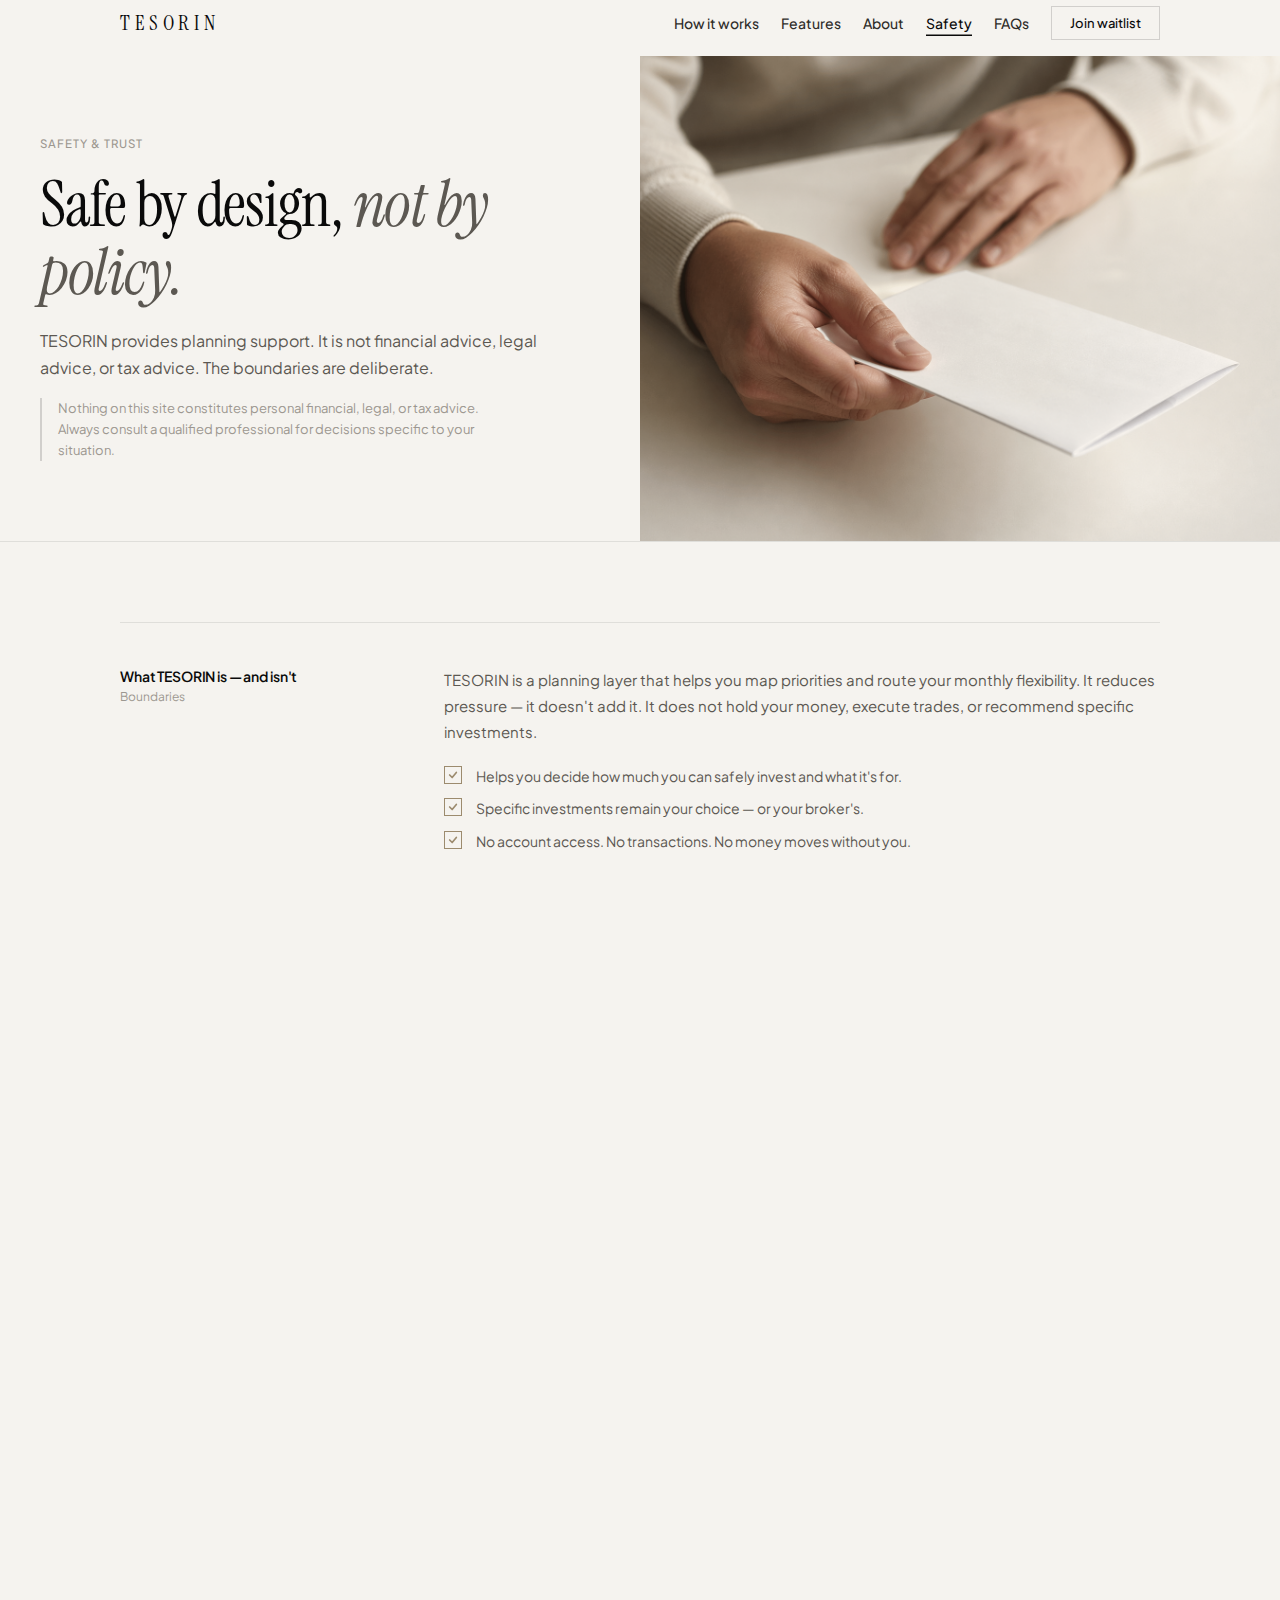
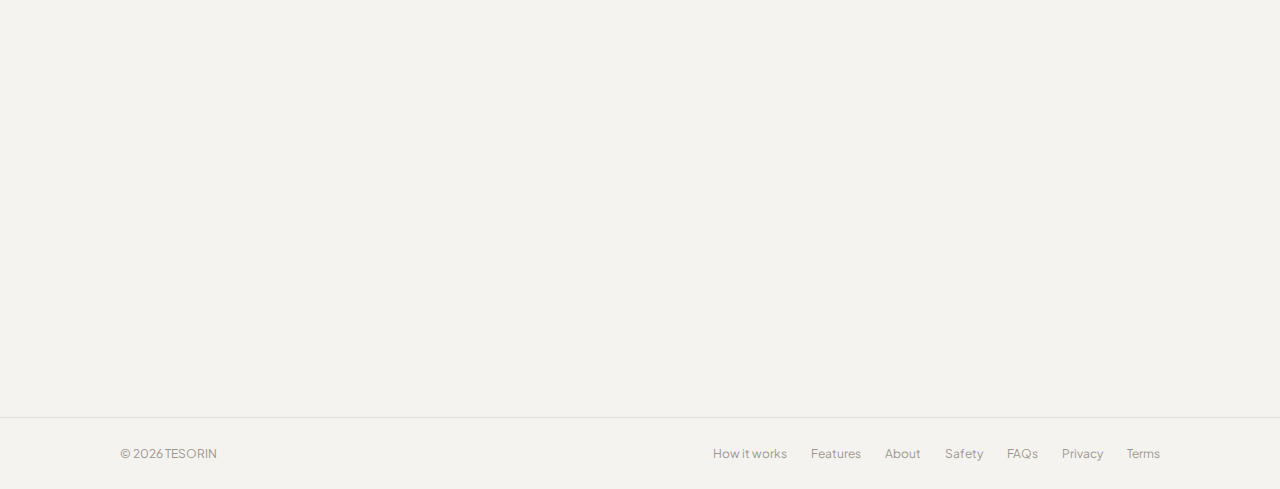
<file: safety.html>
<!DOCTYPE html>
<html lang="en">
<head>
  <link rel="canonical" href="https://www.trytesorin.com/safety.html" />
  <meta charset="UTF-8" /><meta http-equiv="x-ua-compatible" content="ie=edge" /><meta name="viewport" content="width=device-width, initial-scale=1" />
  <link rel="apple-touch-icon" sizes="180x180" href="/apple-touch-icon.png"><link rel="icon" type="image/png" href="/favicon-48x48.png" sizes="48x48"><link rel="manifest" href="/site.webmanifest">
  <title>Safety — TESORIN</title>
  <meta name="description" content="How TESORIN is designed for trust: clear boundaries, conservative defaults, plain-language data handling." />
  <meta property="og:title" content="Safety — TESORIN" /><meta property="og:url" content="https://www.trytesorin.com/safety.html" /><meta property="og:type" content="website" /><meta property="og:image" content="https://www.trytesorin.com/tesorin-preview.png" />
  <link rel="preconnect" href="https://fonts.googleapis.com" /><link rel="preconnect" href="https://fonts.gstatic.com" crossorigin />
  <link href="https://fonts.googleapis.com/css2?family=Instrument+Serif:ital@0;1&family=Plus+Jakarta+Sans:wght@300;400;500;600&display=swap" rel="stylesheet" />
  <link rel="stylesheet" href="/assets/nav.css" /><script src="/assets/nav.js" defer></script>
  <style>
    :root{--paper:#f5f3ef;--surface:#fff;--ink:#0a0a0a;--ink-3:#5c5852;--ink-4:#9c9790;--ink-5:#ccc8c0;--umber:#9c8b6e;--bd:rgba(10,10,10,.09);--bd-md:rgba(10,10,10,.15);--text-main:#0a0a0a;--text-soft:#2e2c29;--text-mute:#9c9790;--card:#fff;--max-width:1120px;--font-display:"Instrument Serif",Georgia,serif;--font-body:"Plus Jakarta Sans",system-ui,sans-serif;--ease:cubic-bezier(.22,1,.36,1);}
    *,*::before,*::after{box-sizing:border-box;margin:0;padding:0;}
    html{font-size:16px;scroll-behavior:smooth;-webkit-text-size-adjust:100%;}
    body{font-family:var(--font-body);background:var(--paper);color:var(--ink);-webkit-font-smoothing:antialiased;overflow-x:hidden;}
    a{color:inherit;text-decoration:none;} img{display:block;max-width:100%;} button{font-family:inherit;}
    header,header a,header button,.menu-brand-text,.menu-panel-nav a{font-family:var(--font-body)!important;}
    .menu-panel{background:rgba(245,243,239,.98)!important;}
    .brand-link{text-decoration:none;color:var(--ink);display:inline-flex;align-items:center;}
    .brand-wordmark{font-family:var(--font-display)!important;font-size:21px!important;font-weight:400!important;letter-spacing:.22em!important;text-transform:uppercase!important;color:var(--ink)!important;line-height:1!important;}
    .menu-brand-text{font-family:var(--font-display)!important;font-size:18px!important;font-weight:400!important;letter-spacing:.22em!important;text-transform:uppercase!important;}
    nav[aria-label="Primary"] a.is-active{color:var(--ink)!important;box-shadow:inset 0 -1.5px 0 var(--ink)!important;}
    a.nav-cta{padding:8px 18px!important;border-radius:0!important;background:transparent!important;color:var(--ink)!important;border:1px solid var(--bd-md)!important;font-size:13px!important;font-weight:500!important;box-shadow:none!important;transition:background .15s,color .15s!important;}
    a.nav-cta:hover{background:var(--ink)!important;color:var(--paper)!important;border-color:var(--ink)!important;}
    .shell{width:100%;max-width:var(--max-width);margin:0 auto;padding:0 40px;}
    .ig{filter:sepia(12%) saturate(88%) brightness(103%) contrast(96%);display:block;width:100%;}

    /* SPLIT HERO */
    .page-hero-split{display:grid;grid-template-columns:1fr 1fr;border-bottom:1px solid var(--bd);min-height:460px;}
    .hero-split-left{padding:80px 64px 80px 40px;display:flex;flex-direction:column;justify-content:center;background:var(--paper);}
    .hero-split-right{overflow:hidden;}
    .hero-split-right img{width:100%;height:100%;object-fit:cover;object-position:center;}
    .page-kicker{font-size:11.5px;font-weight:500;letter-spacing:.09em;text-transform:uppercase;color:var(--ink-4);margin-bottom:20px;}
    .page-h1{font-family:var(--font-display);font-size:clamp(40px,5vw,64px);font-weight:400;line-height:1.06;letter-spacing:-.02em;color:var(--ink);margin-bottom:20px;max-width:20ch;}
    .page-h1 em{font-style:italic;color:var(--ink-3);}
    .page-sub{font-size:16px;line-height:1.74;color:var(--ink-3);max-width:44ch;margin-bottom:16px;}
    .page-note{font-size:13px;color:var(--ink-4);line-height:1.6;border-left:2px solid var(--bd-md);padding-left:16px;max-width:44ch;}

    /* PILLARS */
    .pillars{padding:80px 0;}
    .pillar{border-top:1px solid var(--bd);padding:44px 0;display:grid;grid-template-columns:260px 1fr;gap:64px;align-items:start;}
    .pillar:last-child{border-bottom:1px solid var(--bd);}
    .pillar-label{font-size:14px;font-weight:600;color:var(--ink);letter-spacing:-.01em;}
    .pillar-sub{font-size:12px;color:var(--ink-4);margin-top:4px;}
    .pillar-p{font-size:15px;color:var(--ink-3);line-height:1.74;margin-bottom:20px;}
    .pillar-p:last-child{margin-bottom:0;}
    .pc-checks{display:flex;flex-direction:column;gap:10px;margin-top:20px;}
    .pc-row{display:flex;gap:14px;align-items:flex-start;}
    .pc-icon{width:18px;height:18px;border:1px solid var(--umber);display:flex;align-items:center;justify-content:center;flex-shrink:0;margin-top:1px;}
    .pc-icon svg{width:10px;height:10px;stroke:var(--umber);fill:none;stroke-width:2;stroke-linecap:round;stroke-linejoin:round;}
    .pc-text{font-size:14px;color:var(--ink-3);line-height:1.6;}

    /* SCAM */
    .scam{background:var(--surface);border:1px solid var(--bd-md);border-top:2px solid var(--umber);border-radius:4px;padding:40px 44px;margin-bottom:0;}
    .scam-title{font-size:11px;font-weight:500;letter-spacing:.09em;text-transform:uppercase;color:var(--ink-4);margin-bottom:24px;}
    .scam-h{font-family:var(--font-display);font-size:28px;font-weight:400;letter-spacing:-.015em;color:var(--ink);margin-bottom:20px;}
    .scam-h em{font-style:italic;color:var(--ink-3);}
    .scam-list{display:grid;grid-template-columns:1fr 1fr;gap:0 40px;}
    .scam-item{font-size:13.5px;color:var(--ink-3);line-height:1.6;padding:12px 0;border-bottom:1px solid var(--bd);}
    .scam-item strong{color:var(--ink);font-weight:600;}

    .cta-strip{display:flex;justify-content:space-between;align-items:center;gap:32px;border-top:1px solid var(--bd);padding:40px 0;flex-wrap:wrap;}
    .cta-strip-copy{font-size:15px;color:var(--ink-3);max-width:40ch;line-height:1.6;}
    .cta-btn{background:var(--ink);color:var(--paper);border:none;border-radius:0;padding:14px 26px;font-size:13.5px;font-weight:500;font-family:var(--font-body);cursor:pointer;display:inline-flex;align-items:center;gap:8px;letter-spacing:.01em;transition:opacity .15s;text-decoration:none;}
    .cta-btn .arr{transition:transform .2s var(--ease);display:inline-block;}
    .cta-btn:hover{opacity:.82;} .cta-btn:hover .arr{transform:translateX(3px);}

    .site-footer{padding:28px 0;border-top:1px solid var(--bd);}
    .footer-inner{display:flex;justify-content:space-between;align-items:center;flex-wrap:wrap;gap:18px;}
    .footer-copy{font-size:12px;color:var(--ink-4);}
    .footer-links{display:flex;flex-wrap:wrap;gap:24px;}
    .footer-links a{font-size:12px;color:var(--ink-4);transition:color .15s;}
    .footer-links a:hover{color:var(--ink);}

    .rv{opacity:0;transform:translateY(14px);transition:opacity .65s var(--ease),transform .65s var(--ease);}
    .rv.in{opacity:1;transform:translateY(0);}
    .rv-d1{transition-delay:.08s;} .rv-d2{transition-delay:.16s;}

    @media(max-width:860px){.page-hero-split{grid-template-columns:1fr;min-height:unset;}.hero-split-right{height:320px;order:-1;}.hero-split-left{padding:52px 40px 60px;}.pillar{grid-template-columns:1fr;gap:20px;}.scam-list{grid-template-columns:1fr;}.cta-strip{flex-direction:column;align-items:flex-start;}}
    @media(max-width:600px){.shell{padding:0 22px;}.scam{padding:28px 22px;}.footer-inner{flex-direction:column;align-items:flex-start;gap:14px;}.footer-links{gap:14px;}}
  </style>
</head>
<body>
  <div class="shell">
    <header>
      <a href="/" class="brand-link" aria-label="TESORIN home"><span class="brand-wordmark">TESORIN</span></a>
      <nav aria-label="Primary">
        <a href="/how-it-works.html">How it works</a><a href="/features.html">Features</a><a href="/about.html">About</a>
        <a href="/safety.html" aria-current="page">Safety</a><a href="/faq.html">FAQs</a>
        <a href="/?focus=waitlist" class="nav-cta">Join waitlist</a>
      </nav>
      <button class="menu-btn" type="button" aria-label="Open menu" aria-expanded="false" aria-controls="menu-overlay"><span class="menu-bars"></span></button>
      <div id="menu-overlay" class="menu-overlay" data-open="false" aria-hidden="true">
        <div class="menu-backdrop" data-close="true"></div>
        <div class="menu-panel" role="dialog" aria-modal="true" aria-label="Menu">
          <div class="menu-panel-inner">
            <div class="menu-panel-head"><a href="/" class="menu-brand"><span class="menu-brand-text">TESORIN</span></a><button type="button" class="menu-close" aria-label="Close menu" data-close="true"><span>×</span></button></div>
            <nav class="menu-panel-nav" aria-label="Mobile">
              <a href="/how-it-works.html">How it works</a><a href="/features.html">Features</a><a href="/about.html">About</a><a href="/safety.html" aria-current="page">Safety</a><a href="/faq.html">FAQs</a>
              <a class="mobile-cta" href="/?focus=waitlist">Join waitlist →</a>
            </nav>
          </div>
        </div>
      </div>
    </header>
  </div>

  <main id="main">
    <section aria-label="Safety overview">
      <div class="page-hero-split">
        <div class="hero-split-left">
          <p class="page-kicker rv">Safety &amp; trust</p>
          <h1 class="page-h1 rv rv-d1">Safe by design,<em> not by policy.</em></h1>
          <p class="page-sub rv rv-d2">TESORIN provides planning support. It is not financial advice, legal advice, or tax advice. The boundaries are deliberate.</p>
          <p class="page-note rv">Nothing on this site constitutes personal financial, legal, or tax advice. Always consult a qualified professional for decisions specific to your situation.</p>
        </div>
        <div class="hero-split-right">
          <img src="/assets/img-safety.png" alt="Calm hands holding a document on a clean white desk surface" class="ig" />
        </div>
      </div>
    </section>

    <section class="pillars">
      <div class="shell">
        <div class="pillar rv">
          <div><div class="pillar-label">What TESORIN is — and isn't</div><div class="pillar-sub">Boundaries</div></div>
          <div>
            <p class="pillar-p">TESORIN is a planning layer that helps you map priorities and route your monthly flexibility. It reduces pressure — it doesn't add it. It does not hold your money, execute trades, or recommend specific investments.</p>
            <div class="pc-checks">
              <div class="pc-row"><div class="pc-icon"><svg viewBox="0 0 12 12"><polyline points="2,6 5,9 10,3"/></svg></div><span class="pc-text">Helps you decide how much you can safely invest and what it's for.</span></div>
              <div class="pc-row"><div class="pc-icon"><svg viewBox="0 0 12 12"><polyline points="2,6 5,9 10,3"/></svg></div><span class="pc-text">Specific investments remain your choice — or your broker's.</span></div>
              <div class="pc-row"><div class="pc-icon"><svg viewBox="0 0 12 12"><polyline points="2,6 5,9 10,3"/></svg></div><span class="pc-text">No account access. No transactions. No money moves without you.</span></div>
            </div>
          </div>
        </div>
        <div class="pillar rv">
          <div><div class="pillar-label">Bank linking &amp; data</div><div class="pillar-sub">Privacy</div></div>
          <div>
            <p class="pillar-p">You can start — and complete a full plan — by entering numbers manually. Bank linking is optional. If you choose to connect accounts later, the plan works the same way either direction.</p>
            <p class="pillar-p">Your planning data is not sold, not used for ads, and not shared with third parties beyond the services required to run the product. Early access is free. If pricing ever changes, it will be communicated clearly in advance.</p>
          </div>
        </div>
        <div class="pillar rv">
          <div><div class="pillar-label">Conservative defaults</div><div class="pillar-sub">Design approach</div></div>
          <div>
            <p class="pillar-p">TESORIN is designed to give you a slightly conservative number, not the most optimistic one. Plans built on conservative baselines are more likely to be followed — and more likely to hold when life changes.</p>
            <div class="pc-checks">
              <div class="pc-row"><div class="pc-icon"><svg viewBox="0 0 12 12"><polyline points="2,6 5,9 10,3"/></svg></div><span class="pc-text">Safety buffer is always allocated before debt or growth.</span></div>
              <div class="pc-row"><div class="pc-icon"><svg viewBox="0 0 12 12"><polyline points="2,6 5,9 10,3"/></svg></div><span class="pc-text">Flexibility calculations round down, not up.</span></div>
              <div class="pc-row"><div class="pc-icon"><svg viewBox="0 0 12 12"><polyline points="2,6 5,9 10,3"/></svg></div><span class="pc-text">Goal timelines show realistic, not best-case, projections.</span></div>
            </div>
          </div>
        </div>
      </div>
    </section>

    <section style="padding-bottom:80px;">
      <div class="shell">
        <div class="scam rv">
          <div class="scam-title">Anti-scam checklist</div>
          <h2 class="scam-h">TESORIN will<em> never</em> do this.</h2>
          <div class="scam-list">
            <div class="scam-item"><strong>Ask for your banking password.</strong> We don't need it and never will.</div>
            <div class="scam-item"><strong>Guarantee investment returns.</strong> No legitimate planning tool does.</div>
            <div class="scam-item"><strong>Request payment via gift cards or crypto.</strong> Never.</div>
            <div class="scam-item"><strong>Send unsolicited DMs on social media.</strong> We use email only.</div>
            <div class="scam-item"><strong>Pressure you to act quickly.</strong> There is no expiring offer.</div>
            <div class="scam-item"><strong>Share your data with advertisers.</strong> No ads, ever.</div>
          </div>
        </div>
        <div class="cta-strip rv">
          <p class="cta-strip-copy">Questions not answered here? Reach us at hello@trytesorin.com.</p>
          <a href="/faq.html" class="cta-btn">Read the FAQs <span class="arr">→</span></a>
        </div>
      </div>
    </section>
  </main>

  <footer class="site-footer"><div class="shell"><div class="footer-inner"><span class="footer-copy">© 2026 TESORIN</span><nav class="footer-links"><a href="/how-it-works.html">How it works</a><a href="/features.html">Features</a><a href="/about.html">About</a><a href="/safety.html">Safety</a><a href="/faq.html">FAQs</a><a href="/privacy.html">Privacy</a><a href="/terms.html">Terms</a></nav></div></div></footer>
  <script>(function(){const io=new IntersectionObserver(e=>e.forEach(x=>{if(x.isIntersecting){x.target.classList.add("in");io.unobserve(x.target);}}),{threshold:.08});document.querySelectorAll(".rv").forEach(el=>io.observe(el));}());</script>
</body>
</html>
</file>
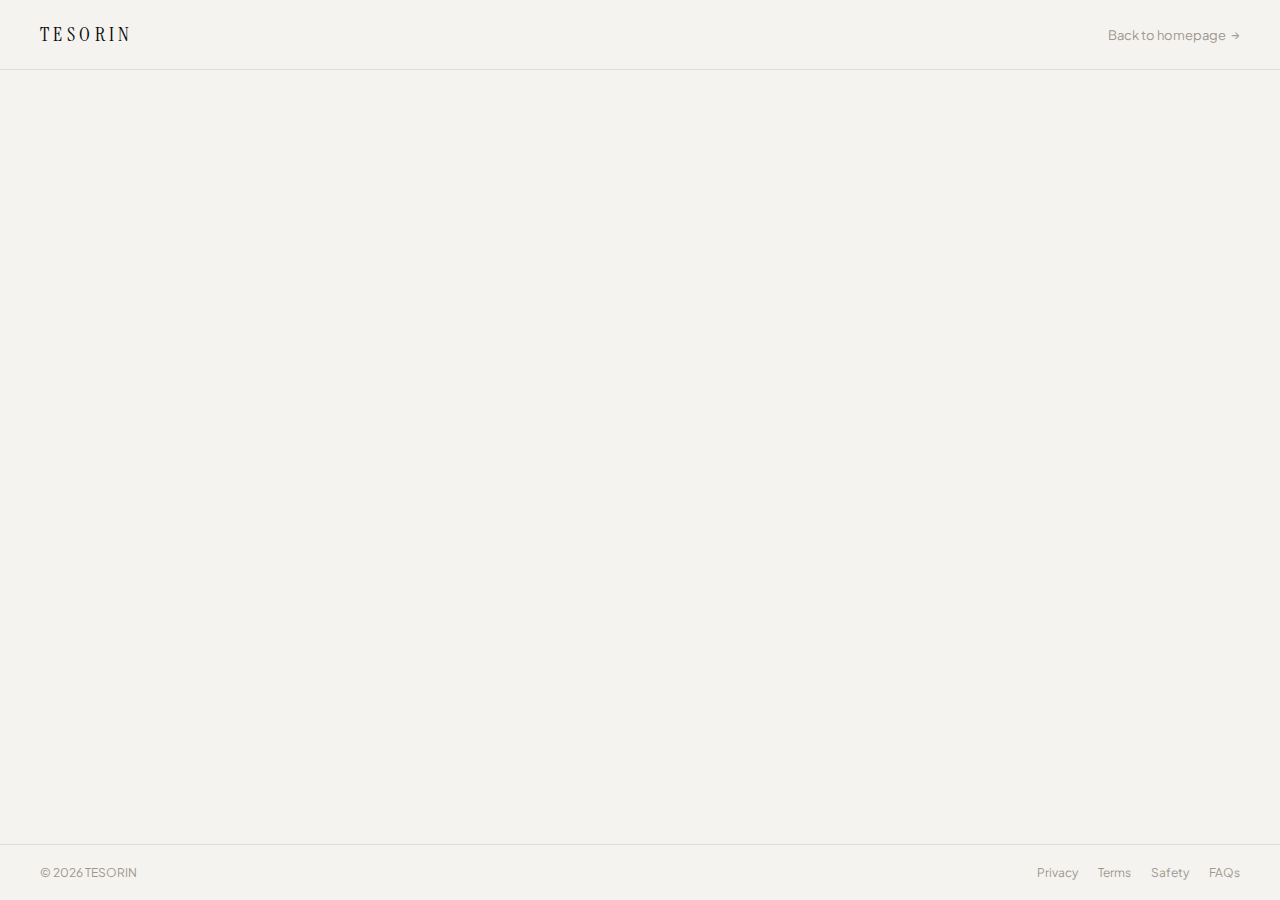
<file: success.html>
<!DOCTYPE html>
<html lang="en">
<head>
  <meta charset="UTF-8" /><meta http-equiv="x-ua-compatible" content="ie=edge" />
  <meta name="viewport" content="width=device-width, initial-scale=1" />
  <link rel="apple-touch-icon" sizes="180x180" href="/apple-touch-icon.png">
  <link rel="icon" type="image/png" href="/favicon-48x48.png" sizes="48x48">
  <link rel="manifest" href="/site.webmanifest">

  <title>You're on the list — TESORIN</title>
  <meta name="description" content="Thank you for joining the TESORIN early access waitlist." />
  <!-- Prevent indexing — confirmation page -->
  <meta name="robots" content="noindex, nofollow" />

  <link rel="preconnect" href="https://fonts.googleapis.com" />
  <link rel="preconnect" href="https://fonts.gstatic.com" crossorigin />
  <link href="https://fonts.googleapis.com/css2?family=Instrument+Serif:ital@0;1&family=Plus+Jakarta+Sans:wght@300;400;500;600&display=swap" rel="stylesheet" />

  <style>
    :root {
      --paper:    #f5f3ef;
      --paper-2:  #edebe5;
      --surface:  #ffffff;
      --ink:      #0a0a0a;
      --ink-3:    #5c5852;
      --ink-4:    #9c9790;
      --ink-5:    #ccc8c0;
      --umber:    #9c8b6e;
      --umber-lt: #f0ebe2;
      --bd:       rgba(10,10,10,.09);
      --bd-md:    rgba(10,10,10,.15);
      --font-display: "Instrument Serif", Georgia, serif;
      --font-body:    "Plus Jakarta Sans", system-ui, sans-serif;
      --ease: cubic-bezier(.22,1,.36,1);
    }

    *,*::before,*::after { box-sizing: border-box; margin: 0; padding: 0; }
    html { font-size: 16px; -webkit-text-size-adjust: 100%; }

    body {
      font-family: var(--font-body);
      background: var(--paper);
      color: var(--ink);
      -webkit-font-smoothing: antialiased;
      min-height: 100vh;
      display: flex;
      flex-direction: column;
    }

    a { color: inherit; text-decoration: none; }

    /* ── TOP BAR ── */
    .top-bar {
      display: flex;
      align-items: center;
      justify-content: space-between;
      padding: 24px 40px;
      border-bottom: 1px solid var(--bd);
      flex-shrink: 0;
    }
    .brand-wordmark {
      font-family: var(--font-display);
      font-size: 20px;
      font-weight: 400;
      letter-spacing: .22em;
      text-transform: uppercase;
      color: var(--ink);
      line-height: 1;
    }
    .back-link {
      font-size: 13px;
      color: var(--ink-4);
      display: inline-flex;
      align-items: center;
      gap: 5px;
      transition: color .15s;
    }
    .back-link:hover { color: var(--ink); }
    .back-link .arr { font-size: 12px; }

    /* ── MAIN CONTENT ── */
    .content {
      flex: 1;
      display: flex;
      align-items: center;
      justify-content: center;
      padding: 60px 40px;
    }

    .inner {
      max-width: 560px;
      width: 100%;
    }

    /* Animated checkmark */
    .check-wrap {
      width: 48px;
      height: 48px;
      margin-bottom: 36px;
      border: 1.5px solid var(--umber);
      display: flex;
      align-items: center;
      justify-content: center;
      opacity: 0;
      transform: scale(.8);
      animation: popIn .5s var(--ease) .2s forwards;
    }
    @keyframes popIn {
      to { opacity: 1; transform: scale(1); }
    }
    .check-wrap svg {
      width: 20px; height: 20px;
      stroke: var(--umber);
      fill: none;
      stroke-width: 1.8;
      stroke-linecap: round;
      stroke-linejoin: round;
      stroke-dasharray: 30;
      stroke-dashoffset: 30;
      animation: drawCheck .5s var(--ease) .55s forwards;
    }
    @keyframes drawCheck {
      to { stroke-dashoffset: 0; }
    }

    /* Kicker */
    .kicker {
      font-size: 11.5px;
      font-weight: 500;
      letter-spacing: .09em;
      text-transform: uppercase;
      color: var(--umber);
      margin-bottom: 16px;
      opacity: 0;
      animation: fadeUp .5s var(--ease) .4s forwards;
    }

    /* Headline */
    .headline {
      font-family: var(--font-display);
      font-size: clamp(36px, 5vw, 56px);
      font-weight: 400;
      line-height: 1.07;
      letter-spacing: -.02em;
      color: var(--ink);
      margin-bottom: 20px;
      max-width: 16ch;
      opacity: 0;
      animation: fadeUp .55s var(--ease) .5s forwards;
    }
    .headline em { font-style: italic; color: var(--ink-3); }

    /* Body */
    .lead {
      font-size: 16px;
      line-height: 1.74;
      color: var(--ink-3);
      max-width: 44ch;
      margin-bottom: 16px;
      opacity: 0;
      animation: fadeUp .55s var(--ease) .58s forwards;
    }

    .note {
      font-size: 13.5px;
      line-height: 1.7;
      color: var(--ink-4);
      max-width: 48ch;
      margin-bottom: 40px;
      padding-left: 16px;
      border-left: 2px solid var(--bd-md);
      opacity: 0;
      animation: fadeUp .55s var(--ease) .66s forwards;
    }
    .note strong { color: var(--ink-3); font-weight: 500; }

    /* Links row */
    .links {
      display: flex;
      flex-wrap: wrap;
      gap: 14px;
      align-items: center;
      margin-bottom: 40px;
      opacity: 0;
      animation: fadeUp .5s var(--ease) .74s forwards;
    }

    .btn-primary {
      background: var(--ink);
      color: var(--paper);
      border: none;
      border-radius: 0;
      padding: 13px 24px;
      font-size: 13.5px;
      font-weight: 500;
      font-family: var(--font-body);
      cursor: pointer;
      display: inline-flex;
      align-items: center;
      gap: 7px;
      letter-spacing: .01em;
      transition: opacity .15s;
      text-decoration: none;
    }
    .btn-primary .arr { transition: transform .2s var(--ease); display: inline-block; }
    .btn-primary:hover { opacity: .82; }
    .btn-primary:hover .arr { transform: translateX(3px); }

    .btn-ghost {
      font-size: 13.5px;
      font-weight: 500;
      color: var(--ink-3);
      text-decoration: underline;
      text-underline-offset: 3px;
      transition: color .15s;
    }
    .btn-ghost:hover { color: var(--ink); }

    /* Footnote */
    .footnote {
      font-size: 12px;
      color: var(--ink-5);
      line-height: 1.65;
      max-width: 48ch;
      opacity: 0;
      animation: fadeUp .5s var(--ease) .8s forwards;
    }

    /* Divider */
    .divider {
      width: 40px;
      height: 1px;
      background: var(--bd-md);
      margin: 36px 0;
      opacity: 0;
      animation: fadeIn .5s var(--ease) .72s forwards;
    }

    @keyframes fadeUp {
      from { opacity: 0; transform: translateY(12px); }
      to   { opacity: 1; transform: translateY(0); }
    }
    @keyframes fadeIn {
      from { opacity: 0; }
      to   { opacity: 1; }
    }

    /* ── BOTTOM BAR ── */
    .bottom-bar {
      border-top: 1px solid var(--bd);
      padding: 20px 40px;
      display: flex;
      justify-content: space-between;
      align-items: center;
      flex-wrap: wrap;
      gap: 14px;
      flex-shrink: 0;
    }
    .bottom-copy { font-size: 12px; color: var(--ink-4); }
    .bottom-links { display: flex; gap: 20px; flex-wrap: wrap; }
    .bottom-links a { font-size: 12px; color: var(--ink-4); transition: color .15s; }
    .bottom-links a:hover { color: var(--ink); }

    @media (max-width: 600px) {
      .top-bar { padding: 18px 22px; }
      .content { padding: 48px 22px; align-items: flex-start; }
      .bottom-bar { padding: 18px 22px; flex-direction: column; align-items: flex-start; gap: 12px; }
    }

    @media (prefers-reduced-motion: reduce) {
      .check-wrap, .check-wrap svg, .kicker, .headline, .lead, .note, .links, .divider, .footnote {
        animation: none !important;
        opacity: 1 !important;
        transform: none !important;
        stroke-dashoffset: 0 !important;
      }
    }
  </style>
</head>
<body>

  <!-- TOP BAR -->
  <div class="top-bar">
    <a href="/" aria-label="TESORIN home">
      <span class="brand-wordmark">TESORIN</span>
    </a>
    <a href="/" class="back-link">
      Back to homepage <span class="arr">→</span>
    </a>
  </div>

  <!-- CONTENT -->
  <main class="content" id="main">
    <div class="inner">

      <!-- Animated check -->
      <div class="check-wrap" aria-hidden="true">
        <svg viewBox="0 0 20 20">
          <polyline points="4,10 8,14 16,6" />
        </svg>
      </div>

      <p class="kicker">You're on the list</p>

      <h1 class="headline">
        Thanks for joining.<em> We'll be in touch.</em>
      </h1>

      <p class="lead">
        We've received your email. As early access opens in small waves, waitlist members are invited first.
      </p>

      <p class="note">
        <strong>What to expect:</strong> occasional, calm updates on how TESORIN is shaping up — and then an invitation when your wave opens. No noise, no hype.
      </p>

      <div class="links">
        <a href="/" class="btn-primary">Back to homepage <span class="arr">→</span></a>
        <a href="/how-it-works.html" class="btn-ghost">How it works</a>
      </div>

      <div class="divider"></div>

      <p class="footnote">
        If you joined by mistake, you can safely ignore future emails — they'll stay infrequent and focused on real progress. To unsubscribe, use the link in any email or contact <a href="mailto:hello@trytesorin.com" style="text-decoration:underline;text-underline-offset:2px;color:inherit;">hello@trytesorin.com</a>.
      </p>

    </div>
  </main>

  <!-- BOTTOM BAR -->
  <footer class="bottom-bar">
    <span class="bottom-copy">© 2026 TESORIN</span>
    <nav class="bottom-links" aria-label="Footer">
      <a href="/privacy.html">Privacy</a>
      <a href="/terms.html">Terms</a>
      <a href="/safety.html">Safety</a>
      <a href="/faq.html">FAQs</a>
    </nav>
  </footer>

</body>
</html>
</file>
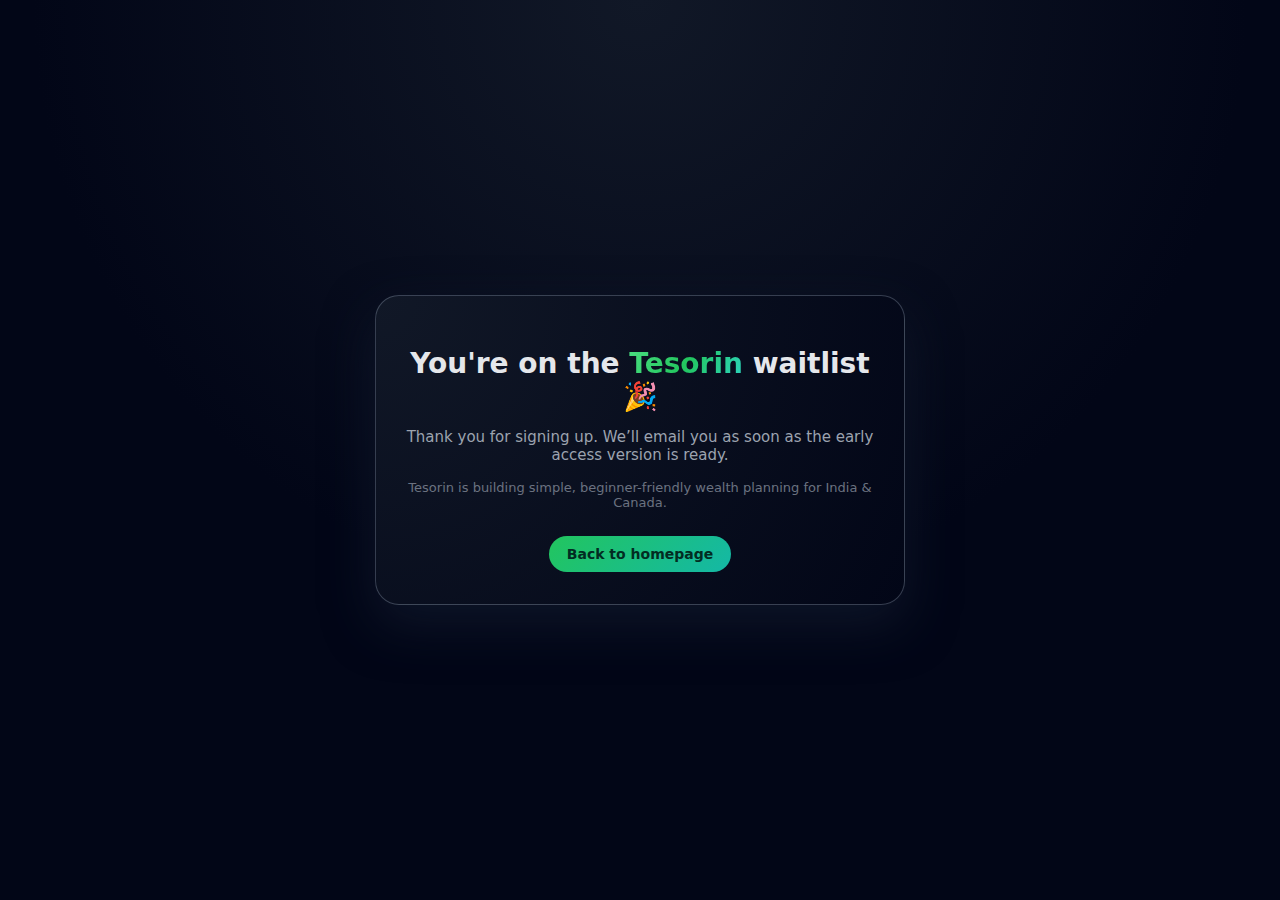
<file: suceess.html>
<!DOCTYPE html>
<html lang="en">
<head>
  <meta charset="UTF-8" />
  <title>You're on the Tesorin waitlist 🎉</title>
  <meta name="viewport" content="width=device-width, initial-scale=1" />
  <style>
    body {
      margin: 0;
      min-height: 100vh;
      display: flex;
      align-items: center;
      justify-content: center;
      font-family: system-ui, -apple-system, BlinkMacSystemFont, "Segoe UI", sans-serif;
      background: radial-gradient(circle at top, #111827 0, #020617 55%, #020617 100%);
      color: #e5e7eb;
    }
    .wrap {
      max-width: 480px;
      padding: 32px 24px;
      border-radius: 24px;
      background: radial-gradient(circle at top left, #111827, #020617);
      border: 1px solid rgba(148, 163, 184, 0.35);
      box-shadow: 0 20px 50px rgba(15, 23, 42, 0.85);
      text-align: center;
    }
    h1 {
      font-size: 28px;
      margin-bottom: 10px;
    }
    h1 span {
      background: linear-gradient(120deg, #4ade80, #22c55e, #2dd4bf);
      -webkit-background-clip: text;
      color: transparent;
    }
    p {
      font-size: 15px;
      color: #9ca3af;
      margin-bottom: 16px;
    }
    .tagline {
      font-size: 13px;
      color: #6b7280;
      margin-bottom: 18px;
    }
    a.button {
      display: inline-block;
      margin-top: 8px;
      padding: 10px 18px;
      border-radius: 999px;
      text-decoration: none;
      font-size: 14px;
      font-weight: 600;
      background: linear-gradient(135deg, #22c55e, #14b8a6);
      color: #022c22;
    }
  </style>
</head>
<body>
  <div class="wrap">
    <h1>You're on the <span>Tesorin</span> waitlist 🎉</h1>
    <p>Thank you for signing up. We’ll email you as soon as the early access version is ready.</p>
    <p class="tagline">
      Tesorin is building simple, beginner-friendly wealth planning for India &amp; Canada.
    </p>
    <a class="button" href="https://trytesorin.com">Back to homepage</a>
  </div>
</body>
</html>
</file>
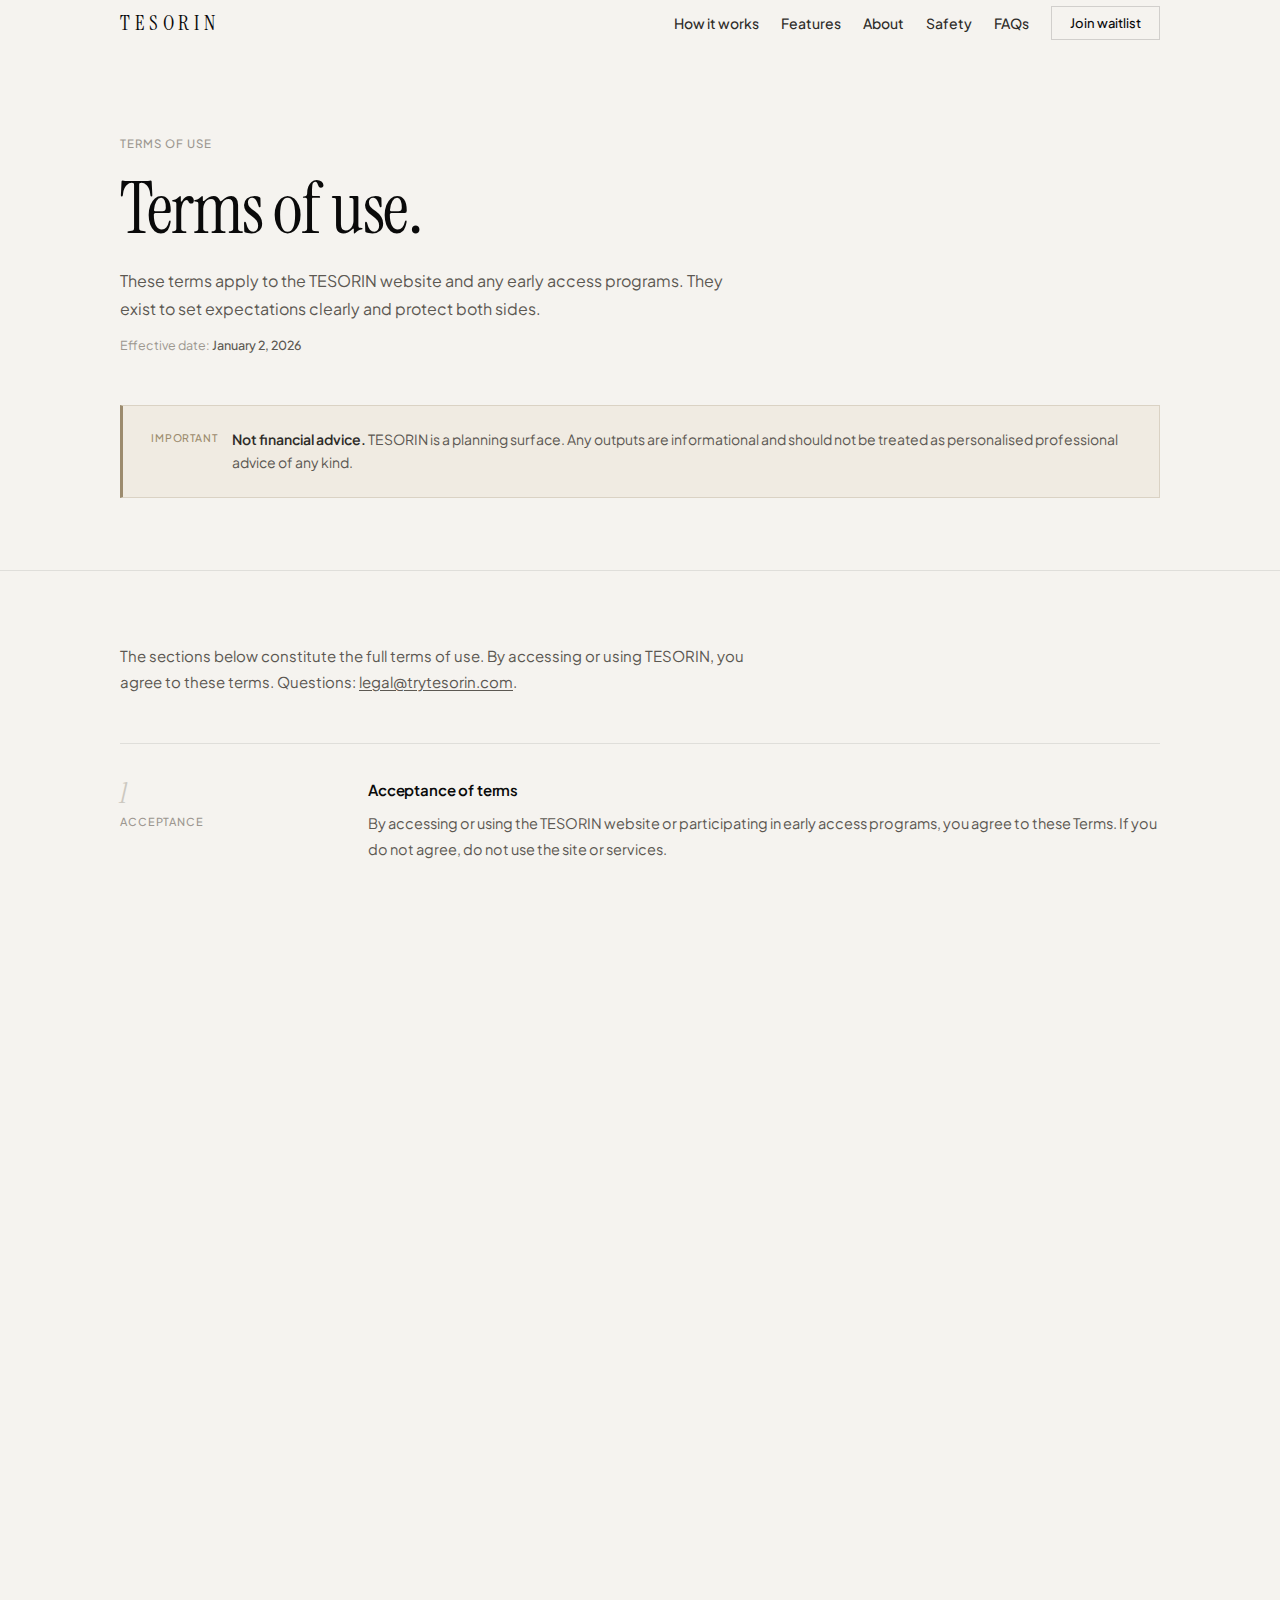
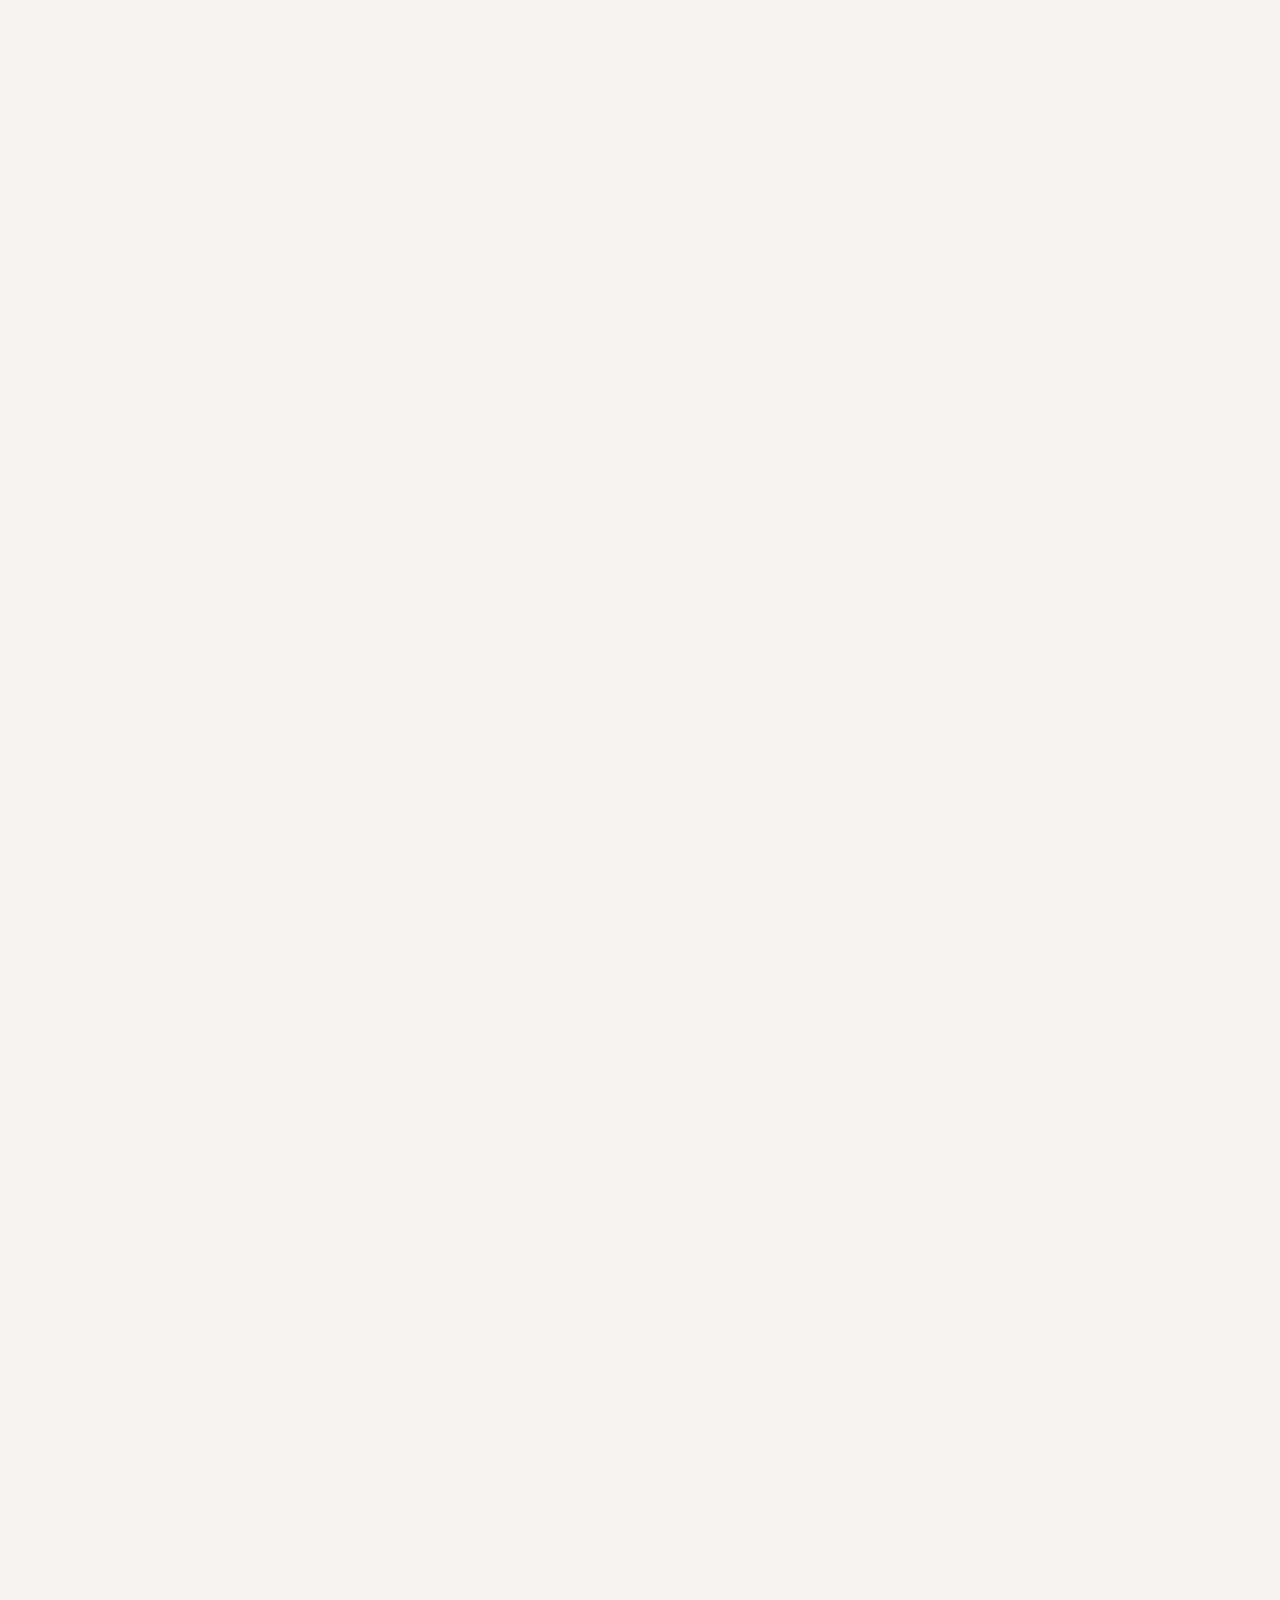
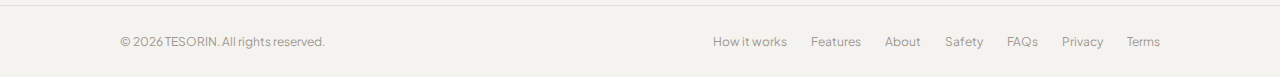
<file: terms.html>
<!DOCTYPE html>
<html lang="en">
<head>
  <link rel="canonical" href="https://www.trytesorin.com/terms.html" />
  <meta charset="UTF-8" /><meta http-equiv="x-ua-compatible" content="ie=edge" />
  <meta name="viewport" content="width=device-width, initial-scale=1" />
  <link rel="apple-touch-icon" sizes="180x180" href="/apple-touch-icon.png">
  <link rel="icon" type="image/png" href="/favicon-48x48.png" sizes="48x48">
  <link rel="icon" type="image/png" sizes="32x32" href="/favicon-32x32.png">
  <link rel="icon" type="image/png" sizes="16x16" href="/favicon-16x16.png">
  <link rel="manifest" href="/site.webmanifest">

  <title>Terms — TESORIN | Website &amp; early access terms</title>
  <meta name="description" content="TESORIN Terms of Use — website terms, early access terms, disclaimers, and limitations." />

  <meta property="og:title" content="Terms — TESORIN" />
  <meta property="og:description" content="Website terms, early access terms, and important disclaimers." />
  <meta property="og:type" content="website" />
  <meta property="og:url" content="https://www.trytesorin.com/terms.html" />
  <meta property="og:site_name" content="TESORIN" />
  <meta property="og:image" content="https://www.trytesorin.com/tesorin-preview.png" />
  <meta name="twitter:card" content="summary_large_image" />
  <meta name="twitter:title" content="Terms — TESORIN" />
  <meta name="twitter:description" content="Website terms, early access terms, and important disclaimers." />
  <meta name="twitter:image" content="https://www.trytesorin.com/tesorin-preview.png" />

  <link rel="preconnect" href="https://fonts.googleapis.com" />
  <link rel="preconnect" href="https://fonts.gstatic.com" crossorigin />
  <link href="https://fonts.googleapis.com/css2?family=Instrument+Serif:ital@0;1&family=Plus+Jakarta+Sans:wght@300;400;500;600&display=swap" rel="stylesheet" />
  <link rel="stylesheet" href="/assets/nav.css" />
  <script src="/assets/nav.js" defer></script>

  <style>
    :root {
      --paper:#f5f3ef; --paper-2:#edebe5; --surface:#fff;
      --ink:#0a0a0a; --ink-2:#2e2c29; --ink-3:#5c5852; --ink-4:#9c9790; --ink-5:#ccc8c0;
      --umber:#9c8b6e; --umber-lt:#f0ebe2;
      --bd:rgba(10,10,10,.09); --bd-md:rgba(10,10,10,.15);
      --text-main:#0a0a0a; --text-soft:#2e2c29; --text-mute:#9c9790; --card:#fff;
      --max-width:1120px;
      --font-display:"Instrument Serif",Georgia,serif;
      --font-body:"Plus Jakarta Sans",system-ui,sans-serif;
      --ease:cubic-bezier(.22,1,.36,1);
    }
    *,*::before,*::after{box-sizing:border-box;margin:0;padding:0;}
    html{font-size:16px;scroll-behavior:smooth;-webkit-text-size-adjust:100%;}
    body{font-family:var(--font-body);background:var(--paper);color:var(--ink);-webkit-font-smoothing:antialiased;overflow-x:hidden;}
    a{color:inherit;text-decoration:none;} img{display:block;max-width:100%;} button{font-family:inherit;}

    /* ── NAV ── */
    header,header a,header button,.menu-brand-text,.menu-panel-nav a{font-family:var(--font-body)!important;}
    .menu-panel{background:rgba(245,243,239,.98)!important;}
    .brand-link{text-decoration:none;color:var(--ink);display:inline-flex;align-items:center;}
    .brand-wordmark{font-family:var(--font-display)!important;font-size:21px!important;font-weight:400!important;letter-spacing:.22em!important;text-transform:uppercase!important;color:var(--ink)!important;line-height:1!important;}
    .menu-brand-text{font-family:var(--font-display)!important;font-size:18px!important;font-weight:400!important;letter-spacing:.22em!important;text-transform:uppercase!important;}
    nav[aria-label="Primary"] a.is-active{color:var(--ink)!important;box-shadow:inset 0 -1.5px 0 var(--ink)!important;}
    a.nav-cta{padding:8px 18px!important;border-radius:0!important;background:transparent!important;color:var(--ink)!important;border:1px solid var(--bd-md)!important;font-size:13px!important;font-weight:500!important;box-shadow:none!important;transition:background .15s,color .15s!important;}
    a.nav-cta:hover{background:var(--ink)!important;color:var(--paper)!important;border-color:var(--ink)!important;}

    .shell{width:100%;max-width:var(--max-width);margin:0 auto;padding:0 40px;}

    /* ── PAGE HERO ── */
    .page-hero{padding:80px 0 72px;border-bottom:1px solid var(--bd);}
    .page-kicker{font-size:11.5px;font-weight:500;letter-spacing:.09em;text-transform:uppercase;color:var(--ink-4);margin-bottom:20px;}
    .page-h1{font-family:var(--font-display);font-size:clamp(44px,5.8vw,72px);font-weight:400;line-height:1.06;letter-spacing:-.02em;color:var(--ink);margin-bottom:20px;max-width:22ch;}
    .page-h1 em{font-style:italic;color:var(--ink-3);}
    .page-sub{font-size:16px;line-height:1.74;color:var(--ink-3);max-width:52ch;margin-bottom:14px;}
    .page-meta{font-size:12.5px;color:var(--ink-4);}
    .page-meta strong{color:var(--ink-3);font-weight:500;}

    /* ── NOT ADVICE CALLOUT ── */
    .callout{
      margin:52px 0 0;
      padding:22px 28px;
      background:var(--umber-lt);
      border:1px solid rgba(156,139,110,.25);
      border-left:3px solid var(--umber);
      display:flex;gap:14px;align-items:flex-start;
    }
    .callout-label{font-size:10.5px;font-weight:500;letter-spacing:.08em;text-transform:uppercase;color:var(--umber);white-space:nowrap;padding-top:3px;}
    .callout-text{font-size:14px;color:var(--ink-3);line-height:1.68;}
    .callout-text strong{color:var(--ink-2);font-weight:600;}

    /* ── POLICY ROWS ── */
    .policy-section{padding:72px 0;}
    .policy-intro{font-size:15px;color:var(--ink-3);line-height:1.74;max-width:60ch;margin-bottom:48px;}

    .policy-row{border-top:1px solid var(--bd);padding:36px 0;display:grid;grid-template-columns:200px 1fr;gap:48px;align-items:start;}
    .policy-row:last-child{border-bottom:1px solid var(--bd);}
    .policy-row-n{font-family:var(--font-display);font-size:28px;font-style:italic;font-weight:400;color:var(--ink-5);line-height:1;margin-bottom:6px;}
    .policy-row-label{font-size:11px;font-weight:500;letter-spacing:.08em;text-transform:uppercase;color:var(--ink-4);line-height:1.5;}
    .policy-h{font-size:15px;font-weight:600;color:var(--ink);letter-spacing:-.01em;margin-bottom:12px;}
    .policy-p{font-size:14.5px;color:var(--ink-3);line-height:1.76;margin-bottom:12px;}
    .policy-p:last-child{margin-bottom:0;}
    .policy-list{list-style:none;display:flex;flex-direction:column;gap:8px;margin-top:4px;margin-bottom:12px;}
    .policy-list li{font-size:14px;color:var(--ink-3);padding-left:16px;position:relative;line-height:1.65;}
    .policy-list li::before{content:"·";position:absolute;left:0;color:var(--umber);font-size:18px;line-height:1.25;}
    .policy-link{color:var(--ink-3);text-decoration:underline;text-underline-offset:2px;}
    .policy-link:hover{color:var(--ink);}

    /* ── FOOTER ── */
    .site-footer{padding:28px 0;border-top:1px solid var(--bd);}
    .footer-inner{display:flex;justify-content:space-between;align-items:center;flex-wrap:wrap;gap:18px;}
    .footer-copy{font-size:12px;color:var(--ink-4);}
    .footer-links{display:flex;flex-wrap:wrap;gap:24px;}
    .footer-links a{font-size:12px;color:var(--ink-4);transition:color .15s;}
    .footer-links a:hover{color:var(--ink);}

    /* ── REVEALS ── */
    .rv{opacity:0;transform:translateY(14px);transition:opacity .65s var(--ease),transform .65s var(--ease);}
    .rv.in{opacity:1;transform:translateY(0);}
    .rv-d1{transition-delay:.08s;} .rv-d2{transition-delay:.16s;}

    /* ── RESPONSIVE ── */
    @media(max-width:860px){
      .policy-row{grid-template-columns:1fr;gap:14px;}
      .policy-row-n{font-size:22px;}
      .callout{flex-direction:column;gap:8px;}
    }
    @media(max-width:600px){
      .shell{padding:0 22px;}
      .callout{padding:18px 20px;}
      .footer-inner{flex-direction:column;align-items:flex-start;gap:14px;}
      .footer-links{gap:14px;}
    }
  </style>
</head>
<body>

  <!-- NAV -->
  <div class="shell">
    <header>
      <a href="/" class="brand-link" aria-label="TESORIN home">
        <span class="brand-wordmark">TESORIN</span>
      </a>
      <nav aria-label="Primary">
        <a href="/how-it-works.html">How it works</a>
        <a href="/features.html">Features</a>
        <a href="/about.html">About</a>
        <a href="/safety.html">Safety</a>
        <a href="/faq.html">FAQs</a>
        <a href="/?focus=waitlist" class="nav-cta">Join waitlist</a>
      </nav>
      <button class="menu-btn" type="button" aria-label="Open menu" aria-expanded="false" aria-controls="menu-overlay">
        <span class="menu-bars"></span>
      </button>
      <div id="menu-overlay" class="menu-overlay" data-open="false" aria-hidden="true">
        <div class="menu-backdrop" data-close="true"></div>
        <div class="menu-panel" role="dialog" aria-modal="true" aria-label="Menu">
          <div class="menu-panel-inner">
            <div class="menu-panel-head">
              <a href="/" class="menu-brand"><span class="menu-brand-text">TESORIN</span></a>
              <button type="button" class="menu-close" aria-label="Close menu" data-close="true"><span>×</span></button>
            </div>
            <nav class="menu-panel-nav" aria-label="Mobile">
              <a href="/how-it-works.html">How it works</a>
              <a href="/features.html">Features</a>
              <a href="/about.html">About</a>
              <a href="/safety.html">Safety</a>
              <a href="/faq.html">FAQs</a>
              <a href="/personal-finance-planning-app.html">Planning app</a>
              <a class="mobile-cta" href="/?focus=waitlist">Join waitlist →</a>
            </nav>
          </div>
        </div>
      </div>
    </header>
  </div>

  <main id="main">

    <!-- HERO -->
    <section class="page-hero" aria-label="Terms overview">
      <div class="shell">
        <p class="page-kicker rv">Terms of use</p>
        <h1 class="page-h1 rv rv-d1">Terms of use.</h1>
        <p class="page-sub rv rv-d2">These terms apply to the TESORIN website and any early access programs. They exist to set expectations clearly and protect both sides.</p>
        <p class="page-meta rv">Effective date: <strong>January 2, 2026</strong></p>

        <div class="callout rv">
          <span class="callout-label">Important</span>
          <p class="callout-text"><strong>Not financial advice.</strong> TESORIN is a planning surface. Any outputs are informational and should not be treated as personalised professional advice of any kind.</p>
        </div>
      </div>
    </section>

    <!-- TERMS BODY -->
    <section class="policy-section" aria-label="Terms content">
      <div class="shell">
        <p class="policy-intro rv">The sections below constitute the full terms of use. By accessing or using TESORIN, you agree to these terms. Questions: <a href="mailto:legal@trytesorin.com" class="policy-link">legal@trytesorin.com</a>.</p>

        <div class="policy-row rv">
          <div><div class="policy-row-n">1</div><div class="policy-row-label">Acceptance</div></div>
          <div>
            <div class="policy-h">Acceptance of terms</div>
            <p class="policy-p">By accessing or using the TESORIN website or participating in early access programs, you agree to these Terms. If you do not agree, do not use the site or services.</p>
          </div>
        </div>

        <div class="policy-row rv">
          <div><div class="policy-row-n">2</div><div class="policy-row-label">Eligibility</div></div>
          <div>
            <div class="policy-h">Eligibility</div>
            <p class="policy-p">You must be legally able to form a binding contract in your jurisdiction to use the site or services.</p>
          </div>
        </div>

        <div class="policy-row rv">
          <div><div class="policy-row-n">3</div><div class="policy-row-label">What we provide</div></div>
          <div>
            <div class="policy-h">What TESORIN provides</div>
            <p class="policy-p">TESORIN provides tools and content designed to help you understand cash flow, goals, and planning trade-offs. We may update, add, or remove features at any time.</p>
          </div>
        </div>

        <div class="policy-row rv">
          <div><div class="policy-row-n">4</div><div class="policy-row-label">No advice</div></div>
          <div>
            <div class="policy-h">No professional advice</div>
            <p class="policy-p">TESORIN does not provide investment, tax, legal, or accounting advice. You are responsible for your decisions. If you need professional advice, consult a licensed advisor.</p>
          </div>
        </div>

        <div class="policy-row rv">
          <div><div class="policy-row-n">5</div><div class="policy-row-label">Early access</div></div>
          <div>
            <div class="policy-h">Early access / beta</div>
            <p class="policy-p">If you are invited to early access, you understand the product may be incomplete, contain bugs, or change materially. We may suspend or end early access at any time.</p>
          </div>
        </div>

        <div class="policy-row rv">
          <div><div class="policy-row-n">6</div><div class="policy-row-label">Accounts</div></div>
          <div>
            <div class="policy-h">Accounts and security</div>
            <p class="policy-p">If accounts are offered, you are responsible for maintaining confidentiality of credentials and for actions taken under your account. Notify us promptly if you suspect unauthorised use.</p>
          </div>
        </div>

        <div class="policy-row rv">
          <div><div class="policy-row-n">7</div><div class="policy-row-label">Acceptable use</div></div>
          <div>
            <div class="policy-h">Acceptable use</div>
            <p class="policy-p">You agree not to:</p>
            <ul class="policy-list">
              <li>Reverse engineer or attempt to extract source code (except as permitted by law).</li>
              <li>Interfere with security features or access controls.</li>
              <li>Use the site to transmit malware, spam, or abusive content.</li>
              <li>Misrepresent affiliation with TESORIN.</li>
            </ul>
          </div>
        </div>

        <div class="policy-row rv">
          <div><div class="policy-row-n">8</div><div class="policy-row-label">Intellectual property</div></div>
          <div>
            <div class="policy-h">Intellectual property</div>
            <p class="policy-p">The site and its content are owned by TESORIN and protected by applicable intellectual property laws. You may not copy, reproduce, or distribute content except as permitted by these Terms.</p>
          </div>
        </div>

        <div class="policy-row rv">
          <div><div class="policy-row-n">9</div><div class="policy-row-label">Third parties</div></div>
          <div>
            <div class="policy-h">Third-party links</div>
            <p class="policy-p">The site may link to third-party websites. TESORIN is not responsible for third-party content, practices, or privacy policies. Links do not imply endorsement.</p>
          </div>
        </div>

        <div class="policy-row rv">
          <div><div class="policy-row-n">10</div><div class="policy-row-label">Disclaimers</div></div>
          <div>
            <div class="policy-h">Disclaimers</div>
            <p class="policy-p">The site and services are provided "as is" and "as available." We do not warrant uninterrupted, error-free, or completely accurate operation. We disclaim all warranties to the extent permitted by law.</p>
          </div>
        </div>

        <div class="policy-row rv">
          <div><div class="policy-row-n">11</div><div class="policy-row-label">Liability</div></div>
          <div>
            <div class="policy-h">Limitation of liability</div>
            <p class="policy-p">To the maximum extent permitted by law, TESORIN is not liable for indirect, incidental, special, consequential, or punitive damages, or any loss of profits or data, arising from your use of the site or services.</p>
          </div>
        </div>

        <div class="policy-row rv">
          <div><div class="policy-row-n">12</div><div class="policy-row-label">Indemnification</div></div>
          <div>
            <div class="policy-h">Indemnification</div>
            <p class="policy-p">You agree to indemnify and hold TESORIN harmless from claims arising out of your use of the site or violation of these Terms.</p>
          </div>
        </div>

        <div class="policy-row rv">
          <div><div class="policy-row-n">13</div><div class="policy-row-label">Termination</div></div>
          <div>
            <div class="policy-h">Termination</div>
            <p class="policy-p">We may suspend or terminate access to the site or services if we reasonably believe there is a violation of these Terms or a security risk.</p>
          </div>
        </div>

        <div class="policy-row rv">
          <div><div class="policy-row-n">14</div><div class="policy-row-label">Changes</div></div>
          <div>
            <div class="policy-h">Changes to these terms</div>
            <p class="policy-p">We may update these Terms from time to time. The effective date above indicates the latest revision. Continued use of the site means you accept the updated Terms.</p>
          </div>
        </div>

        <div class="policy-row rv">
          <div><div class="policy-row-n">15</div><div class="policy-row-label">Contact</div></div>
          <div>
            <div class="policy-h">Contact</div>
            <p class="policy-p">For questions about these Terms, contact <a href="mailto:legal@trytesorin.com" class="policy-link">legal@trytesorin.com</a>. For privacy details, see the <a href="/privacy.html" class="policy-link">Privacy Policy</a>.</p>
          </div>
        </div>

      </div>
    </section>

  </main>

  <footer class="site-footer">
    <div class="shell">
      <div class="footer-inner">
        <span class="footer-copy">© 2026 TESORIN. All rights reserved.</span>
        <nav class="footer-links" aria-label="Footer">
          <a href="/how-it-works.html">How it works</a>
          <a href="/features.html">Features</a>
          <a href="/about.html">About</a>
          <a href="/safety.html">Safety</a>
          <a href="/faq.html">FAQs</a>
          <a href="/privacy.html">Privacy</a>
          <a href="/terms.html">Terms</a>
        </nav>
      </div>
    </div>
  </footer>

  <script>
  (function(){
    const io=new IntersectionObserver(e=>e.forEach(x=>{if(x.isIntersecting){x.target.classList.add("in");io.unobserve(x.target);}}),{threshold:.08,rootMargin:"0px 0px -24px 0px"});
    document.querySelectorAll(".rv").forEach(el=>io.observe(el));
  }());
  </script>
</body>
</html>
</file>
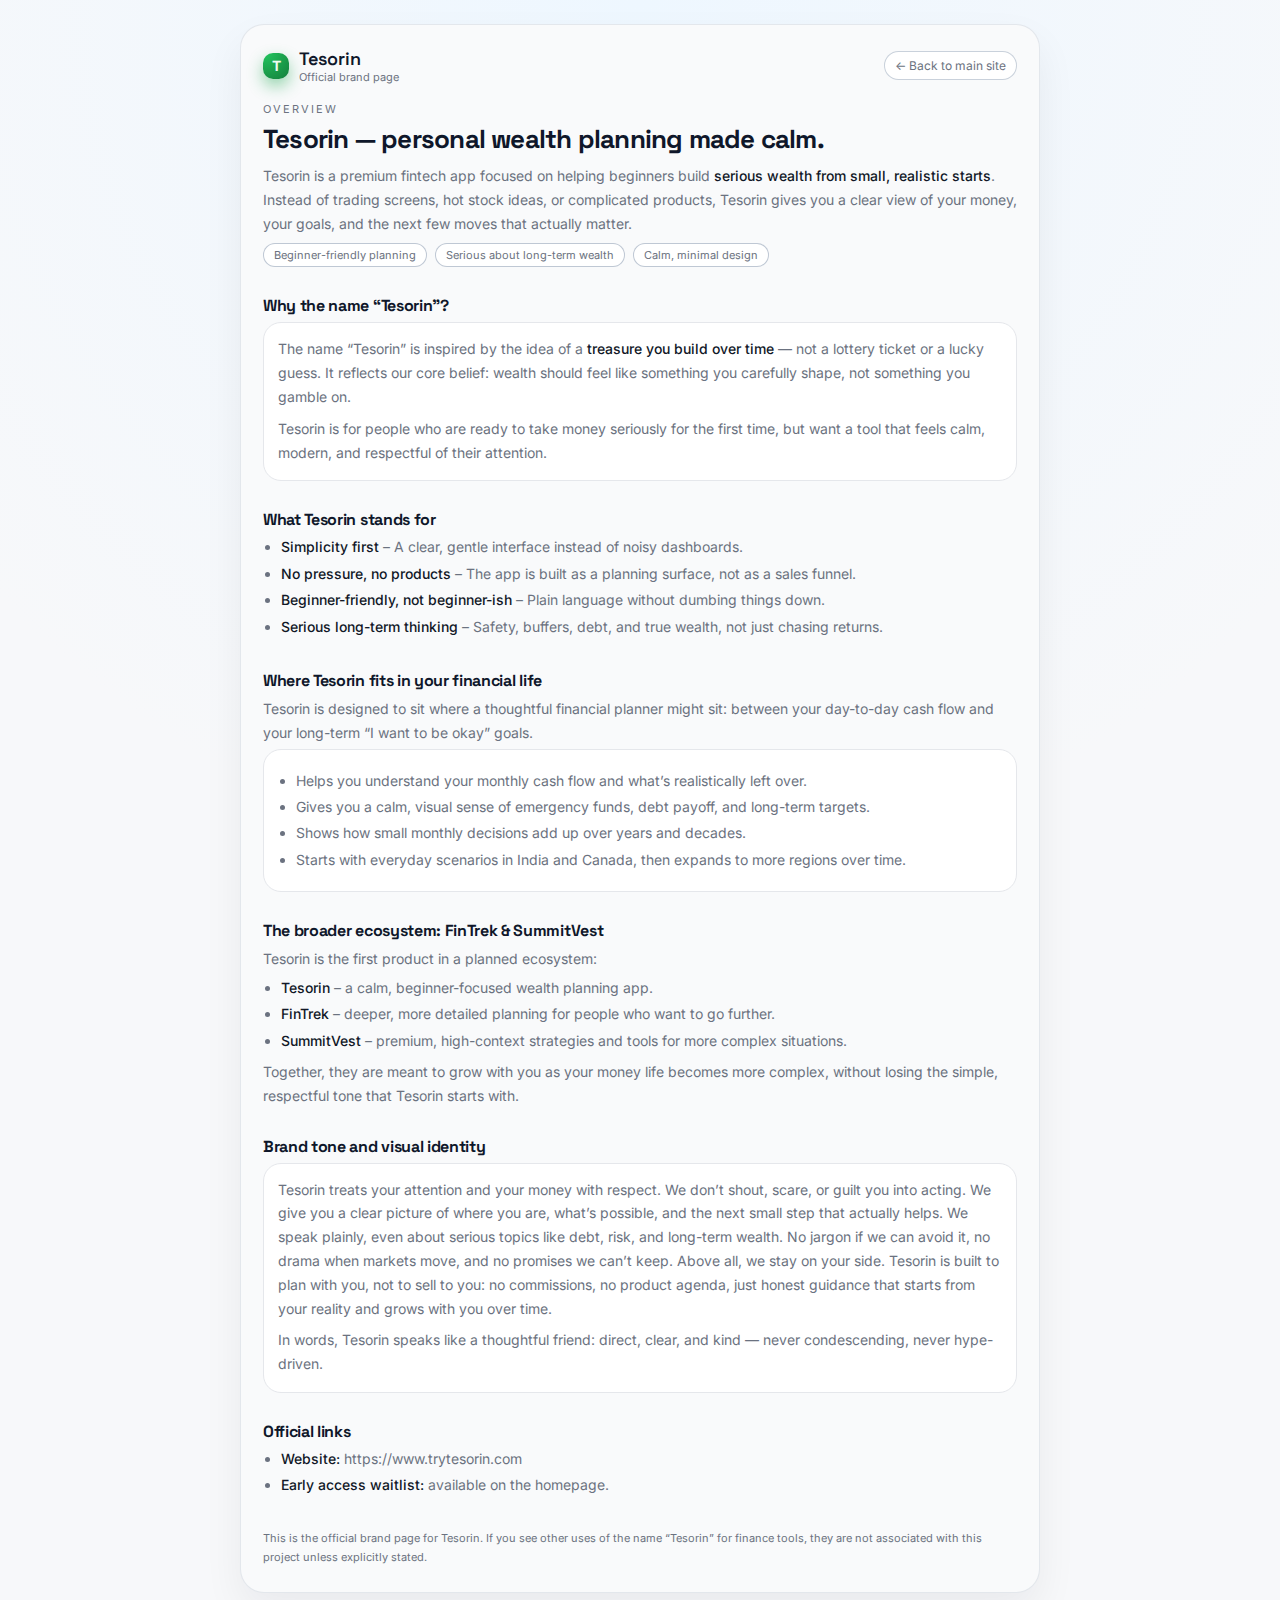
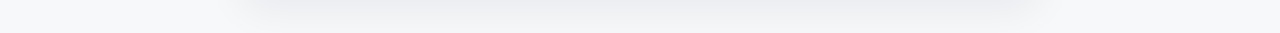
<file: tesorin.html>
<!DOCTYPE html>
<html lang="en">
<head>
  <meta charset="UTF-8" />
  <title>Tesorin – Official Brand Page</title>
  <meta name="viewport" content="width=device-width, initial-scale=1" />
  <meta
    name="description"
    content="Official brand page for Tesorin – a premium fintech app focused on calm, beginner-friendly personal wealth planning."
  />

  <link rel="preconnect" href="https://fonts.googleapis.com" />
  <link rel="preconnect" href="https://fonts.gstatic.com" crossorigin />
  <link
    href="https://fonts.googleapis.com/css2?family=Inter:wght@300;400;500;600;700&family=Space+Grotesk:wght@500;700&display=swap"
    rel="stylesheet"
  />

  <style>
    :root {
      --bg: #f7f8fa;
      --bg-soft: #ffffff;
      --text-main: #0f172a;
      --text-soft: #6b7280;
      --accent: #22c55e;
      --border-subtle: #e5e7eb;
      --max-width: 800px;
      --radius-lg: 18px;
      --font-sans: "Inter", system-ui, -apple-system, BlinkMacSystemFont, "Segoe UI", sans-serif;
      --font-display: "Space Grotesk", system-ui, -apple-system, BlinkMacSystemFont, "Segoe UI", sans-serif;
    }

    * { box-sizing: border-box; margin: 0; padding: 0; }

    body {
      font-family: var(--font-sans);
      background: radial-gradient(circle at top, #eef7ff 0, #f7f8fa 50%, #f7f8fa 100%);
      color: var(--text-main);
      -webkit-font-smoothing: antialiased;
      padding: 24px 16px 40px;
    }

    .shell {
      max-width: var(--max-width);
      margin: 0 auto;
      background: #f9fafb;
      border-radius: 24px;
      border: 1px solid rgba(148, 163, 184, 0.22);
      padding: 22px 22px 26px;
      box-shadow: 0 18px 40px rgba(15, 23, 42, 0.06);
    }

    header {
      display: flex;
      justify-content: space-between;
      align-items: center;
      gap: 16px;
      margin-bottom: 18px;
    }

    .brand {
      display: flex;
      align-items: center;
      gap: 10px;
    }

    .brand-mark {
      width: 26px;
      height: 26px;
      border-radius: 10px;
      background: radial-gradient(circle at 10% 0, #22c55e, #15803d);
      display: flex;
      align-items: center;
      justify-content: center;
      color: #ecfdf3;
      font-weight: 700;
      font-size: 14px;
      box-shadow: 0 7px 16px rgba(22, 163, 74, 0.45);
    }

    .brand-text-main {
      font-family: var(--font-display);
      font-size: 18px;
      font-weight: 600;
    }

    .brand-tagline {
      font-size: 11px;
      color: var(--text-soft);
    }

    .back-link {
      font-size: 12px;
      color: var(--text-soft);
      text-decoration: none;
      border-radius: 999px;
      border: 1px solid rgba(148, 163, 184, 0.5);
      padding: 6px 10px;
      background: #ffffff;
    }

    .back-link:hover {
      text-decoration: underline;
    }

    main {
      margin-top: 10px;
      display: flex;
      flex-direction: column;
      gap: 18px;
    }

    .kicker {
      font-size: 11px;
      text-transform: uppercase;
      letter-spacing: 0.18em;
      color: var(--text-soft);
      margin-bottom: 6px;
    }

    h1 {
      font-family: var(--font-display);
      font-size: 26px;
      letter-spacing: -0.03em;
      margin-bottom: 8px;
    }

    p {
      font-size: 14px;
      line-height: 1.7;
      color: var(--text-soft);
    }

    h2 {
      font-size: 16px;
      margin-bottom: 6px;
      margin-top: 10px;
      font-family: var(--font-display);
      letter-spacing: -0.02em;
    }

    .card {
      background: var(--bg-soft);
      border-radius: var(--radius-lg);
      border: 1px solid var(--border-subtle);
      padding: 14px 14px 16px;
      margin-top: 4px;
    }

    .pill-row {
      display: flex;
      flex-wrap: wrap;
      gap: 8px;
      margin-top: 8px;
    }

    .pill {
      font-size: 11px;
      padding: 4px 10px;
      border-radius: 999px;
      border: 1px solid rgba(148, 163, 184, 0.6);
      background: #ffffff;
      color: var(--text-soft);
    }

    ul {
      padding-left: 18px;
      margin-top: 6px;
    }

    li {
      font-size: 14px;
      line-height: 1.6;
      color: var(--text-soft);
      margin-bottom: 4px;
    }

    .meta {
      font-size: 11px;
      color: var(--text-soft);
      margin-top: 10px;
    }

    .highlight {
      color: #111827;
      font-weight: 500;
    }

    @media (max-width: 640px) {
      .shell {
        border-radius: 18px;
        padding: 18px 14px 22px;
      }
      header {
        flex-direction: column;
        align-items: flex-start;
      }
    }
  </style>
</head>
<body>
  <div class="shell">
    <header>
      <div class="brand">
        <div class="brand-mark">T</div>
        <div>
          <div class="brand-text-main">Tesorin</div>
          <div class="brand-tagline">Official brand page</div>
        </div>
      </div>
      <a href="/" class="back-link">← Back to main site</a>
    </header>

    <main>
      <section>
        <div class="kicker">Overview</div>
        <h1>Tesorin — personal wealth planning made calm.</h1>
        <p>
          Tesorin is a premium fintech app focused on helping beginners build <span class="highlight">serious wealth
          from small, realistic starts</span>. Instead of trading screens, hot stock ideas, or complicated products,
          Tesorin gives you a clear view of your money, your goals, and the next few moves that actually matter.
        </p>
        <div class="pill-row">
          <span class="pill">Beginner-friendly planning</span>
          <span class="pill">Serious about long-term wealth</span>
          <span class="pill">Calm, minimal design</span>
        </div>
      </section>

      <section>
        <h2>Why the name “Tesorin”?</h2>
        <div class="card">
          <p>
            The name “Tesorin” is inspired by the idea of a <span class="highlight">treasure you build over time</span> —
            not a lottery ticket or a lucky guess. It reflects our core belief: wealth should feel like something you
            carefully shape, not something you gamble on.
          </p>
          <p style="margin-top:8px;">
            Tesorin is for people who are ready to take money seriously for the first time, but want a tool that feels
            calm, modern, and respectful of their attention.
          </p>
        </div>
      </section>

      <section>
        <h2>What Tesorin stands for</h2>
        <ul>
          <li><span class="highlight">Simplicity first</span> – A clear, gentle interface instead of noisy dashboards.</li>
          <li><span class="highlight">No pressure, no products</span> – The app is built as a planning surface, not as a sales funnel.</li>
          <li><span class="highlight">Beginner-friendly, not beginner-ish</span> – Plain language without dumbing things down.</li>
          <li><span class="highlight">Serious long-term thinking</span> – Safety, buffers, debt, and true wealth, not just chasing returns.</li>
        </ul>
      </section>

      <section>
        <h2>Where Tesorin fits in your financial life</h2>
        <p>
          Tesorin is designed to sit where a thoughtful financial planner might sit: between your day-to-day cash flow
          and your long-term “I want to be okay” goals.
        </p>
        <div class="card">
          <ul>
            <li>Helps you understand your monthly cash flow and what’s realistically left over.</li>
            <li>Gives you a calm, visual sense of emergency funds, debt payoff, and long-term targets.</li>
            <li>Shows how small monthly decisions add up over years and decades.</li>
            <li>Starts with everyday scenarios in India and Canada, then expands to more regions over time.</li>
          </ul>
        </div>
      </section>

      <section>
        <h2>The broader ecosystem: FinTrek &amp; SummitVest</h2>
        <p>
          Tesorin is the first product in a planned ecosystem:
        </p>
        <ul>
          <li><span class="highlight">Tesorin</span> – a calm, beginner-focused wealth planning app.</li>
          <li><span class="highlight">FinTrek</span> – deeper, more detailed planning for people who want to go further.</li>
          <li><span class="highlight">SummitVest</span> – premium, high-context strategies and tools for more complex situations.</li>
        </ul>
        <p style="margin-top:8px;">
          Together, they are meant to grow with you as your money life becomes more complex, without losing the simple,
          respectful tone that Tesorin starts with.
        </p>
      </section>

      <section>
        <h2>Brand tone and visual identity</h2>
        <div class="card">
          <p>
            Tesorin treats your attention and your money with respect. We don’t shout, scare, or guilt you into acting. 
            We give you a clear picture of where you are, what’s possible, and the next small step that actually helps.
            We speak plainly, even about serious topics like debt, risk, and long-term wealth. 
            No jargon if we can avoid it, no drama when markets move, and no promises we can’t keep.
            Above all, we stay on your side. Tesorin is built to plan with you, not to sell to you: no commissions, 
            no product agenda, just honest guidance that starts from your reality and grows with you over time.
          </p>
          <p style="margin-top:8px;">
            In words, Tesorin speaks like a thoughtful friend: direct, clear, and kind — never condescending, never
            hype-driven.
          </p>
        </div>
      </section>

      <section>
        <h2>Official links</h2>
        <ul>
          <li><span class="highlight">Website:</span> https://www.trytesorin.com</li>
          <li><span class="highlight">Early access waitlist:</span> available on the homepage.</li>
          <!-- Later you can add LinkedIn, X, etc. -->
        </ul>
      </section>

      <p class="meta">
        This is the official brand page for Tesorin. If you see other uses of the name “Tesorin” for finance tools,
        they are not associated with this project unless explicitly stated.
      </p>
    </main>
  </div>
</body>
</html>
</file>
<file: assets/nav.css>
/* TESORIN — Shared Header + Mobile Menu (Full-screen, grid-aligned) */

/* HEADER */
header {
  display: flex;
  align-items: center;
  justify-content: space-between;
  padding: 6px 0 16px;
  position: relative;
  gap: 14px;
}

.brand-link { text-decoration: none; color: inherit; display: flex; align-items: center; min-width: 0; }
.brand { display: flex; align-items: center; gap: 10px; min-width: 0; }

.brand-mark {
  width: 32px; height: 32px; border-radius: 10px;
  background: var(--card, #ffffff);
  display: flex; align-items: center; justify-content: center;
  box-shadow: 0 10px 24px rgba(15, 23, 42, 0.10);
  border: 1px solid rgba(148, 163, 184, 0.22);
  overflow: hidden;
  flex: 0 0 32px;
}
.brand-mark img { width: 100%; height: 100%; object-fit: contain; display: block; }

.brand-text-wrap { display: flex; flex-direction: column; min-width: 0; }
.brand-name {
  font-family: var(--font-display, serif);
  font-weight: 600;
  text-transform: uppercase;
  letter-spacing: 0.14em;
  font-size: 16px;
  white-space: nowrap;
}
.brand-tagline {
  font-size: 11px;
  color: var(--text-mute, #4f6073);
  white-space: nowrap;
  overflow: hidden;
  text-overflow: ellipsis;
  max-width: 280px;
}

/* DESKTOP NAV */
nav[aria-label="Primary"] {
  display: flex;
  align-items: center;
  gap: 22px;
  font-size: 14px;
  font-weight: 500;
  color: var(--text-soft, #243244);
  white-space: nowrap;
}
nav[aria-label="Primary"] a { text-decoration: none; color: inherit; padding: 4px 0; }
nav[aria-label="Primary"] a:hover { color: var(--text-main, #0b1220); }

/* Optional auto-active state (set by nav.js) */
nav[aria-label="Primary"] a.is-active {
  color: var(--text-main, #0b1220);
  box-shadow: inset 0 -1px 0 rgba(148, 163, 184, 0.50);
}

/* Your existing “highlight pill” */
nav[aria-label="Primary"] a.highlight {
  padding: 8px 14px;
  border-radius: 999px;
  border: 1px solid rgba(148, 163, 184, 0.55);
  font-size: 13px;
  font-weight: 600;
  color: var(--text-main, #0b1220);
  background: rgba(255, 255, 255, 0.82);
  box-shadow: 0 10px 22px rgba(15, 23, 42, 0.06);
}

/* MOBILE MENU BUTTON */
.menu-btn {
  display: none;
  border: 1px solid rgba(148, 163, 184, 0.55);
  background: rgba(255, 255, 255, 0.85);
  padding: 8px 10px;
  border-radius: 999px;
  cursor: pointer;
  line-height: 0;
  -webkit-tap-highlight-color: transparent;
}

.menu-bars {
  width: 18px; height: 2px; background: #111827;
  display: block; position: relative; border-radius: 2px;
  transition: background 180ms cubic-bezier(0.2,0.8,0.2,1);
}
.menu-bars::before, .menu-bars::after {
  content: "";
  position: absolute; left: 0;
  width: 18px; height: 2px; background: #111827;
  border-radius: 2px;
  transform-origin: center;
  transition: transform 180ms cubic-bezier(0.2,0.8,0.2,1), top 180ms cubic-bezier(0.2,0.8,0.2,1);
}
.menu-bars::before { top: -6px; }
.menu-bars::after { top: 6px; }

/* Hamburger morph to X */
.menu-btn[aria-expanded="true"] .menu-bars { background: transparent; }
.menu-btn[aria-expanded="true"] .menu-bars::before { top: 0; transform: rotate(45deg); }
.menu-btn[aria-expanded="true"] .menu-bars::after { top: 0; transform: rotate(-45deg); }

/* MOBILE MENU — FULL-SCREEN */
.menu-overlay {
  position: fixed;
  inset: 0;
  z-index: 999;
  pointer-events: none;
}

.menu-backdrop {
  position: absolute;
  inset: 0;
  background: rgba(11, 18, 32, 0.36);
  opacity: 0;
  transition: opacity 180ms cubic-bezier(0.2, 0.8, 0.2, 1);
}

.menu-panel {
  position: absolute;
  inset: 0;
  height: 100dvh;
  background: rgba(251, 252, 253, 0.98);
  backdrop-filter: blur(10px);

  transform: translate3d(0, 10px, 0);
  opacity: 0;

  transition:
    transform 220ms cubic-bezier(0.2, 0.8, 0.2, 1),
    opacity 160ms cubic-bezier(0.2, 0.8, 0.2, 1);

  will-change: transform, opacity;
}

.menu-panel-inner {
  max-width: var(--max-width, 1120px);
  margin: 0 auto;
  padding: calc(14px + env(safe-area-inset-top)) 16px 22px;
  height: 100%;
  display: flex;
  flex-direction: column;
}

.menu-panel-head {
  display: flex;
  align-items: center;
  justify-content: space-between;
  padding: 2px 0 10px;
  border-bottom: 1px solid rgba(148, 163, 184, 0.22);
}

.menu-brand {
  display: inline-flex;
  align-items: center;
  gap: 10px;
  text-decoration: none;
  color: var(--text-main, #0b1220);
  min-width: 0;
}

.menu-brand-mark {
  width: 32px;
  height: 32px;
  border-radius: 10px;
  background: rgba(255, 255, 255, 0.85);
  border: 1px solid rgba(148, 163, 184, 0.22);
  display: inline-flex;
  align-items: center;
  justify-content: center;
  overflow: hidden;
  flex: 0 0 32px;
}
.menu-brand-mark img { display: block; width: 22px; height: 22px; object-fit: contain; }

.menu-brand-text {
  font-family: var(--font-display, serif);
  letter-spacing: 0.14em;
  text-transform: uppercase;
  font-weight: 600;
  font-size: 14px;
  white-space: nowrap;
}

.menu-close {
  border: 1px solid rgba(148, 163, 184, 0.40);
  background: rgba(255, 255, 255, 0.70);
  width: 40px;
  height: 40px;
  border-radius: 999px;
  cursor: pointer;
  display: inline-flex;
  align-items: center;
  justify-content: center;
  -webkit-tap-highlight-color: transparent;
  font-size: 22px;
  line-height: 0;
  color: #111827;
}

.menu-panel-nav {
  display: flex;
  flex-direction: column;
  padding: 8px 0 0;
  flex: 1;
}

.menu-panel-nav a {
  text-decoration: none;
  color: var(--text-main, #0b1220);
  font-size: 16px;
  font-weight: 500;
  padding: 14px 2px;
  border-bottom: 1px solid rgba(148, 163, 184, 0.18);
}
.menu-panel-nav a:hover { color: #0b1220; }

.menu-panel-nav .mobile-cta {
  margin-top: auto;
  border-bottom: none;
  padding: 14px 16px;
  border-radius: 999px;
  background: #0b1220;
  color: #fff;
  text-align: center;
  font-weight: 600;
  box-shadow: 0 14px 30px rgba(15, 23, 42, 0.22);
}
.menu-panel-nav .mobile-cta:hover { background: #111827; }

/* OPEN STATE */
.menu-overlay[data-open="true"] { pointer-events: auto; }
.menu-overlay[data-open="true"] .menu-backdrop { opacity: 1; }
.menu-overlay[data-open="true"] .menu-panel { transform: translate3d(0, 0, 0); opacity: 1; }

/* SCROLL LOCK */
html.menu-open,
body.menu-open { overflow: hidden; }

/* RESPONSIVE */
@media (max-width: 880px) {
  nav[aria-label="Primary"] { display: none; }
  .menu-btn { display: inline-flex; align-items: center; justify-content: center; }
  header { padding-bottom: 14px; }
}

/* REDUCED MOTION */
@media (prefers-reduced-motion: reduce) {
  .menu-backdrop, .menu-panel { transition: none !important; }
}
</file>
